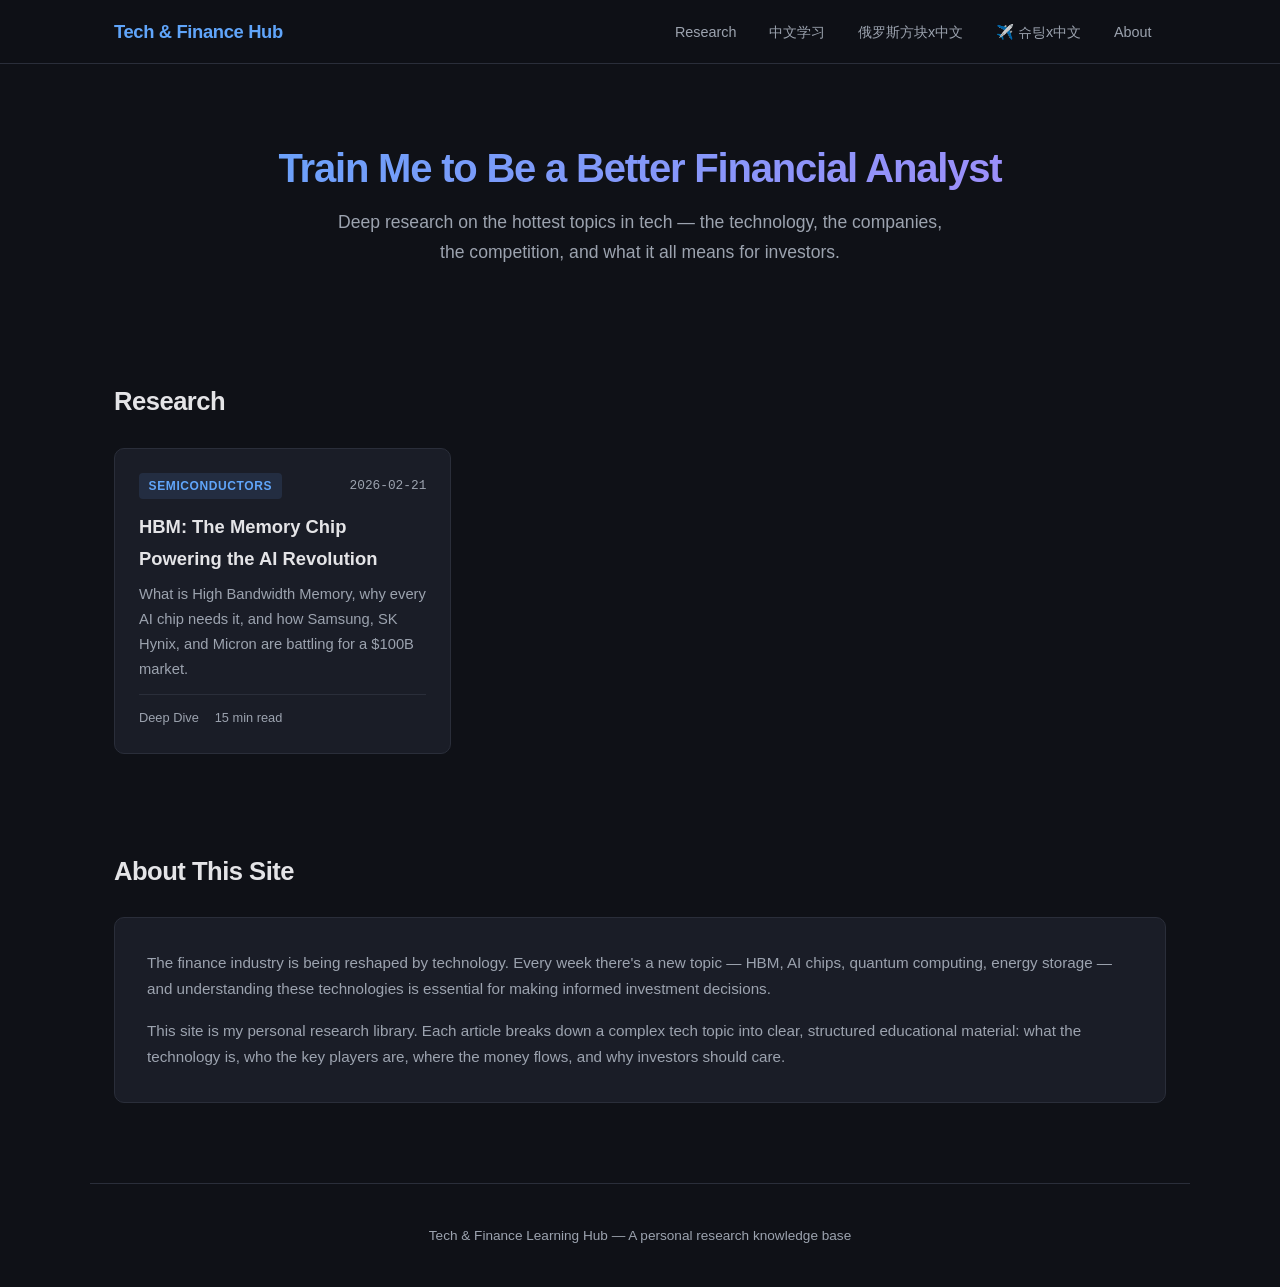
<file: index.html>
<!DOCTYPE html>
<html lang="en">
<head>
  <meta charset="UTF-8">
  <meta name="viewport" content="width=device-width, initial-scale=1.0">
  <title>Tech & Finance Learning Hub</title>
  <link rel="stylesheet" href="css/style.css">
</head>
<body>
  <header>
    <nav>
      <a href="index.html" class="logo">Tech & Finance Hub</a>
      <ul class="nav-links">
        <li><a href="#research" class="active">Research</a></li>
        <li><a href="chinese.html">中文学习</a></li>
        <li><a href="tetris-chinese.html">俄罗斯方块x中文</a></li>
        <li><a href="shooter-chinese.html">✈️ 슈팅x中文</a></li>
        <li><a href="#about">About</a></li>
      </ul>
    </nav>
  </header>

  <main>
    <section id="home" class="hero">
      <h1>Train Me to Be a Better Financial Analyst</h1>
      <p>Deep research on the hottest topics in tech &mdash; the technology, the companies, the competition, and what it all means for investors.</p>
    </section>

    <section id="research" class="section">
      <h2>Research</h2>
      <div class="card-grid">
        <a href="articles/hbm.html" class="card card-link">
          <div class="card-meta">
            <span class="tag">Semiconductors</span>
            <time>2026-02-21</time>
          </div>
          <h3>HBM: The Memory Chip Powering the AI Revolution</h3>
          <p>What is High Bandwidth Memory, why every AI chip needs it, and how Samsung, SK Hynix, and Micron are battling for a $100B market.</p>
          <div class="card-stats">
            <span>Deep Dive</span>
            <span>15 min read</span>
          </div>
        </a>
      </div>
    </section>

    <section id="about" class="section">
      <h2>About This Site</h2>
      <div class="about-content">
        <p>The finance industry is being reshaped by technology. Every week there's a new topic &mdash; HBM, AI chips, quantum computing, energy storage &mdash; and understanding these technologies is essential for making informed investment decisions.</p>
        <p>This site is my personal research library. Each article breaks down a complex tech topic into clear, structured educational material: what the technology is, who the key players are, where the money flows, and why investors should care.</p>
      </div>
    </section>
  </main>

  <footer>
    <p>Tech & Finance Learning Hub &mdash; A personal research knowledge base</p>
  </footer>

  <script src="js/main.js"></script>
</body>
</html>
</file>
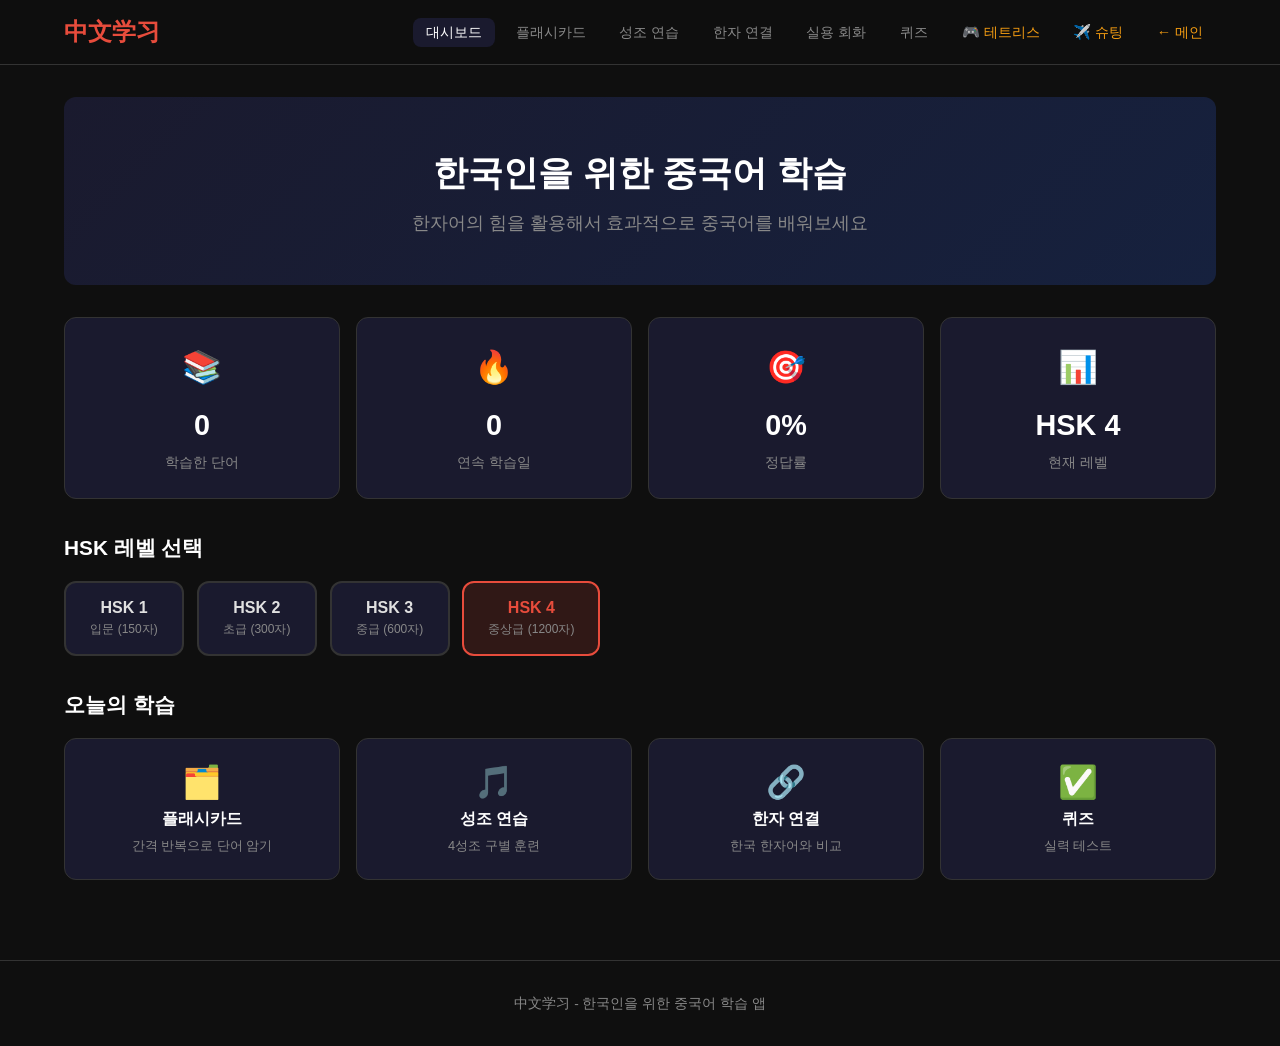
<file: chinese.html>
<!DOCTYPE html>
<html lang="ko">
<head>
  <meta charset="UTF-8">
  <meta name="viewport" content="width=device-width, initial-scale=1.0">
  <title>중국어 학습 - 한국인을 위한 중국어</title>
  <link rel="stylesheet" href="css/chinese.css">
</head>
<body>
  <header>
    <nav>
      <a href="chinese.html" class="logo">中文学习</a>
      <ul class="nav-links">
        <li><a href="#dashboard" data-tab="dashboard" class="active">대시보드</a></li>
        <li><a href="#flashcards" data-tab="flashcards">플래시카드</a></li>
        <li><a href="#tones" data-tab="tones">성조 연습</a></li>
        <li><a href="#hanja" data-tab="hanja">한자 연결</a></li>
        <li><a href="#phrases" data-tab="phrases">실용 회화</a></li>
        <li><a href="#quiz" data-tab="quiz">퀴즈</a></li>
        <li><a href="tetris-chinese.html" class="back-link">🎮 테트리스</a></li>
        <li><a href="shooter-chinese.html" class="back-link">✈️ 슈팅</a></li>
        <li><a href="index.html" class="back-link">← 메인</a></li>
      </ul>
      <button class="hamburger" aria-label="메뉴 열기">
        <span></span><span></span><span></span>
      </button>
    </nav>
  </header>

  <main>
    <!-- Dashboard -->
    <section id="dashboard" class="tab-content active">
      <div class="hero-chinese">
        <h1>한국인을 위한 중국어 학습</h1>
        <p>한자어의 힘을 활용해서 효과적으로 중국어를 배워보세요</p>
      </div>

      <div class="stats-grid">
        <div class="stat-card">
          <div class="stat-icon">📚</div>
          <div class="stat-number" id="total-words">0</div>
          <div class="stat-label">학습한 단어</div>
        </div>
        <div class="stat-card">
          <div class="stat-icon">🔥</div>
          <div class="stat-number" id="streak-days">0</div>
          <div class="stat-label">연속 학습일</div>
        </div>
        <div class="stat-card">
          <div class="stat-icon">🎯</div>
          <div class="stat-number" id="accuracy-rate">0%</div>
          <div class="stat-label">정답률</div>
        </div>
        <div class="stat-card">
          <div class="stat-icon">📊</div>
          <div class="stat-number" id="current-level">HSK 1</div>
          <div class="stat-label">현재 레벨</div>
        </div>
      </div>

      <div class="level-selector">
        <h2>HSK 레벨 선택</h2>
        <div class="level-buttons">
          <button class="level-btn" data-level="1">HSK 1<span class="level-desc">입문 (150자)</span></button>
          <button class="level-btn" data-level="2">HSK 2<span class="level-desc">초급 (300자)</span></button>
          <button class="level-btn" data-level="3">HSK 3<span class="level-desc">중급 (600자)</span></button>
          <button class="level-btn active" data-level="4">HSK 4<span class="level-desc">중상급 (1200자)</span></button>
        </div>
      </div>

      <div class="quick-start">
        <h2>오늘의 학습</h2>
        <div class="quick-actions">
          <button class="action-card" data-action="flashcards">
            <span class="action-icon">🗂️</span>
            <span class="action-title">플래시카드</span>
            <span class="action-desc">간격 반복으로 단어 암기</span>
          </button>
          <button class="action-card" data-action="tones">
            <span class="action-icon">🎵</span>
            <span class="action-title">성조 연습</span>
            <span class="action-desc">4성조 구별 훈련</span>
          </button>
          <button class="action-card" data-action="hanja">
            <span class="action-icon">🔗</span>
            <span class="action-title">한자 연결</span>
            <span class="action-desc">한국 한자어와 비교</span>
          </button>
          <button class="action-card" data-action="quiz">
            <span class="action-icon">✅</span>
            <span class="action-title">퀴즈</span>
            <span class="action-desc">실력 테스트</span>
          </button>
        </div>
      </div>
    </section>

    <!-- Flashcards -->
    <section id="flashcards" class="tab-content">
      <h2>플래시카드 학습</h2>
      <p class="section-desc">카드를 클릭하면 뒤집어집니다. 아는 단어와 모르는 단어를 분류하세요.</p>

      <div class="flashcard-controls">
        <span class="card-progress" id="card-progress">1 / 10</span>
        <div class="fc-buttons">
          <button id="shuffle-btn" class="control-btn">섞기</button>
          <button id="reset-btn" class="control-btn">처음부터</button>
        </div>
      </div>

      <div class="flashcard-container">
        <div class="flashcard" id="flashcard">
          <div class="flashcard-inner">
            <div class="flashcard-front">
              <div class="fc-chinese" id="fc-chinese">你好</div>
              <div class="fc-pinyin" id="fc-pinyin">nǐ hǎo</div>
              <div class="fc-tone-indicator" id="fc-tone"></div>
            </div>
            <div class="flashcard-back">
              <div class="fc-korean" id="fc-korean">안녕하세요</div>
              <div class="fc-hanja" id="fc-hanja">한자: 你好</div>
              <div class="fc-example" id="fc-example">你好吗？ - 안녕하세요?</div>
            </div>
          </div>
        </div>
      </div>

      <div class="flashcard-actions">
        <button class="fc-action-btn wrong" id="fc-wrong">모름 ✗</button>
        <button class="fc-action-btn prev" id="fc-prev">◀ 이전</button>
        <button class="fc-action-btn next" id="fc-next">다음 ▶</button>
        <button class="fc-action-btn correct" id="fc-correct">알고있음 ✓</button>
      </div>
    </section>

    <!-- Tones -->
    <section id="tones" class="tab-content">
      <h2>성조 연습</h2>
      <p class="section-desc">중국어의 4가지 성조를 배워보세요. 같은 발음이라도 성조에 따라 뜻이 완전히 달라집니다.</p>

      <div class="tone-guide">
        <div class="tone-card" data-tone="1">
          <div class="tone-number">제1성</div>
          <div class="tone-visual">
            <svg viewBox="0 0 100 50" class="tone-svg">
              <line x1="10" y1="15" x2="90" y2="15" stroke="currentColor" stroke-width="3"/>
            </svg>
          </div>
          <div class="tone-name">음평 (阴平)</div>
          <div class="tone-desc">높고 평평하게</div>
          <div class="tone-example">
            <span class="tone-char">妈</span>
            <span class="tone-pinyin">mā</span>
            <span class="tone-meaning">엄마</span>
          </div>
        </div>

        <div class="tone-card" data-tone="2">
          <div class="tone-number">제2성</div>
          <div class="tone-visual">
            <svg viewBox="0 0 100 50" class="tone-svg">
              <line x1="10" y1="40" x2="90" y2="10" stroke="currentColor" stroke-width="3"/>
            </svg>
          </div>
          <div class="tone-name">양평 (阳平)</div>
          <div class="tone-desc">낮은 데서 높이 올라감</div>
          <div class="tone-example">
            <span class="tone-char">麻</span>
            <span class="tone-pinyin">má</span>
            <span class="tone-meaning">삼, 마</span>
          </div>
        </div>

        <div class="tone-card" data-tone="3">
          <div class="tone-number">제3성</div>
          <div class="tone-visual">
            <svg viewBox="0 0 100 50" class="tone-svg">
              <path d="M10,15 Q50,48 90,20" fill="none" stroke="currentColor" stroke-width="3"/>
            </svg>
          </div>
          <div class="tone-name">상성 (上声)</div>
          <div class="tone-desc">내려갔다 올라감</div>
          <div class="tone-example">
            <span class="tone-char">马</span>
            <span class="tone-pinyin">mǎ</span>
            <span class="tone-meaning">말(동물)</span>
          </div>
        </div>

        <div class="tone-card" data-tone="4">
          <div class="tone-number">제4성</div>
          <div class="tone-visual">
            <svg viewBox="0 0 100 50" class="tone-svg">
              <line x1="10" y1="10" x2="90" y2="45" stroke="currentColor" stroke-width="3"/>
            </svg>
          </div>
          <div class="tone-name">거성 (去声)</div>
          <div class="tone-desc">높은 데서 빠르게 내려감</div>
          <div class="tone-example">
            <span class="tone-char">骂</span>
            <span class="tone-pinyin">mà</span>
            <span class="tone-meaning">욕하다</span>
          </div>
        </div>
      </div>

      <div class="tone-practice">
        <h3>성조 듣기 퀴즈</h3>
        <p>아래 글자의 성조를 맞춰보세요</p>
        <div class="tone-quiz-area">
          <div class="tone-quiz-char" id="tone-quiz-char">是</div>
          <div class="tone-quiz-pinyin" id="tone-quiz-pinyin-base">shì</div>
          <div class="tone-options">
            <button class="tone-option" data-tone="1">제1성 (ā)</button>
            <button class="tone-option" data-tone="2">제2성 (á)</button>
            <button class="tone-option" data-tone="3">제3성 (ǎ)</button>
            <button class="tone-option" data-tone="4">제4성 (à)</button>
          </div>
          <div class="tone-feedback" id="tone-feedback"></div>
          <button class="control-btn" id="next-tone-quiz">다음 문제</button>
        </div>
      </div>
    </section>

    <!-- Hanja Connection -->
    <section id="hanja" class="tab-content">
      <h2>한자 연결 학습</h2>
      <p class="section-desc">한국어 한자어와 중국어의 연결고리를 찾아보세요. 이미 알고 있는 한자 지식을 활용하면 학습 속도가 크게 빨라집니다!</p>

      <div class="hanja-search">
        <input type="text" id="hanja-search-input" placeholder="한국어 또는 중국어로 검색..." />
        <button id="hanja-search-btn">검색</button>
      </div>

      <div class="hanja-grid" id="hanja-grid">
        <!-- Dynamically populated -->
      </div>
    </section>

    <!-- Phrases -->
    <section id="phrases" class="tab-content">
      <h2>실용 회화</h2>
      <p class="section-desc">일상에서 바로 사용할 수 있는 중국어 표현을 배워보세요.</p>

      <div class="phrase-categories">
        <button class="phrase-cat-btn active" data-category="greetings">인사</button>
        <button class="phrase-cat-btn" data-category="daily">일상</button>
        <button class="phrase-cat-btn" data-category="shopping">쇼핑</button>
        <button class="phrase-cat-btn" data-category="restaurant">식당</button>
        <button class="phrase-cat-btn" data-category="travel">여행</button>
        <button class="phrase-cat-btn" data-category="business">비즈니스</button>
      </div>

      <div class="phrase-list" id="phrase-list">
        <!-- Dynamically populated -->
      </div>
    </section>

    <!-- Quiz -->
    <section id="quiz" class="tab-content">
      <h2>실력 테스트</h2>
      <p class="section-desc">배운 내용을 확인해보세요. 다양한 유형의 문제로 실력을 점검합니다.</p>

      <div class="quiz-setup" id="quiz-setup">
        <div class="quiz-type-selector">
          <h3>퀴즈 유형 선택</h3>
          <div class="quiz-types">
            <button class="quiz-type-btn active" data-type="meaning">뜻 맞추기</button>
            <button class="quiz-type-btn" data-type="pinyin">병음 맞추기</button>
            <button class="quiz-type-btn" data-type="character">한자 맞추기</button>
            <button class="quiz-type-btn" data-type="tone">성조 맞추기</button>
          </div>
        </div>
        <button class="start-quiz-btn" id="start-quiz">퀴즈 시작</button>
      </div>

      <div class="quiz-area" id="quiz-area" style="display:none;">
        <div class="quiz-header">
          <span class="quiz-progress" id="quiz-progress">1 / 10</span>
          <span class="quiz-score" id="quiz-score">0점</span>
        </div>
        <div class="quiz-question" id="quiz-question">
          <div class="quiz-prompt" id="quiz-prompt">你好</div>
          <div class="quiz-sub" id="quiz-sub"></div>
        </div>
        <div class="quiz-options" id="quiz-options">
          <!-- Dynamically populated -->
        </div>
        <div class="quiz-feedback" id="quiz-feedback"></div>
        <button class="control-btn" id="next-question" style="display:none;">다음 문제</button>
      </div>

      <div class="quiz-result" id="quiz-result" style="display:none;">
        <h3>퀴즈 결과</h3>
        <div class="result-score" id="result-score">8 / 10</div>
        <div class="result-percent" id="result-percent">80%</div>
        <div class="result-message" id="result-message">잘 했어요!</div>
        <button class="start-quiz-btn" id="retry-quiz">다시 도전</button>
      </div>
    </section>
  </main>

  <footer>
    <p>中文学习 - 한국인을 위한 중국어 학습 앱</p>
  </footer>

  <script src="js/chinese.js"></script>
</body>
</html>
</file>
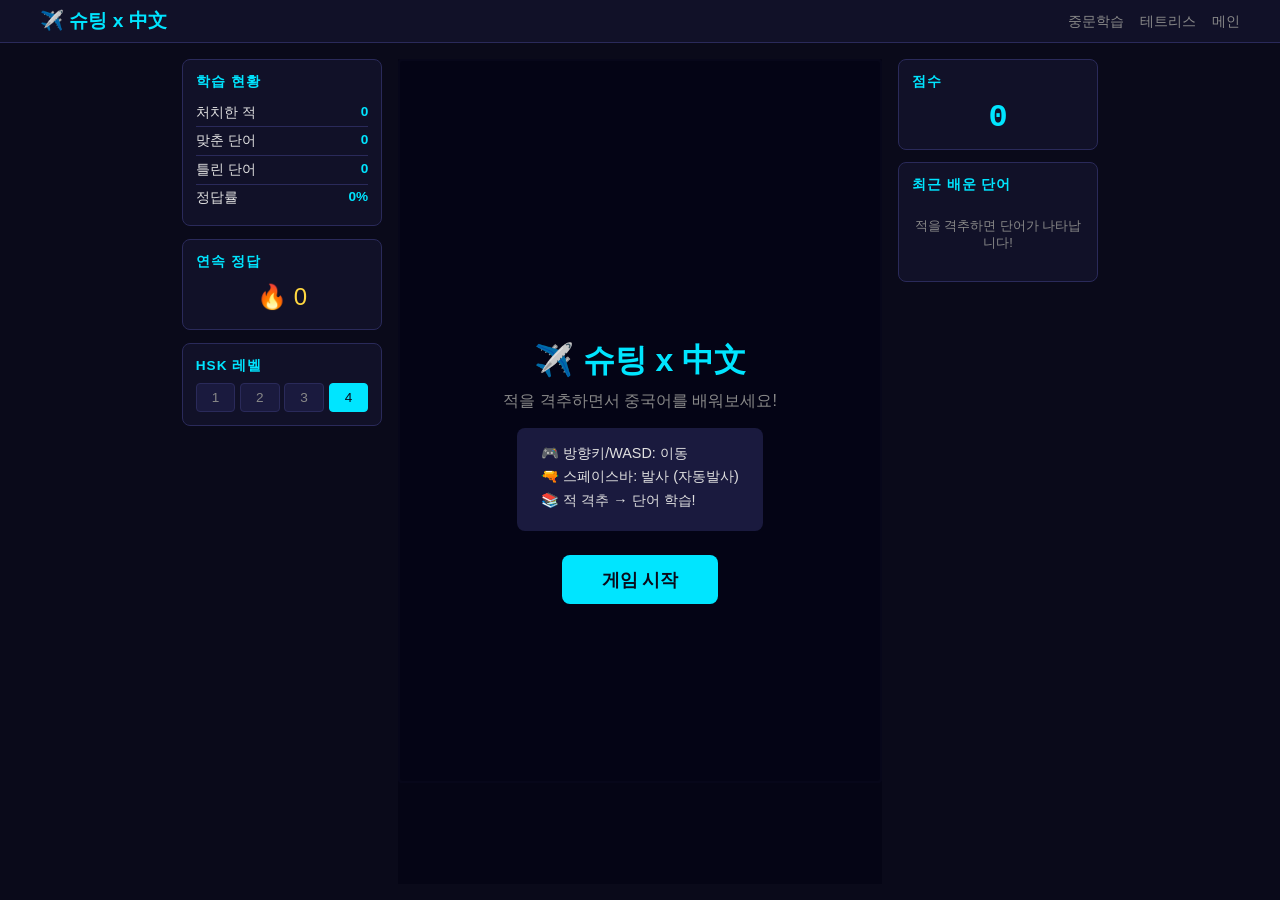
<file: shooter-chinese.html>
<!DOCTYPE html>
<html lang="ko">
<head>
  <meta charset="UTF-8">
  <meta name="viewport" content="width=device-width, initial-scale=1.0">
  <title>슈팅 x 중국어 - 비행기 게임으로 중국어 배우기</title>
  <link rel="stylesheet" href="css/shooter-chinese.css">
</head>
<body>
  <div class="game-wrapper">
    <header class="game-header">
      <nav>
        <a href="chinese.html" class="logo">✈️ 슈팅 x 中文</a>
        <ul class="nav-links">
          <li><a href="chinese.html">중문학습</a></li>
          <li><a href="tetris-chinese.html">테트리스</a></li>
          <li><a href="index.html">메인</a></li>
        </ul>
      </nav>
    </header>

    <div class="game-container">
      <!-- Left: Learning Stats Panel -->
      <aside class="side-panel left-panel">
        <div class="panel-section">
          <h3>학습 현황</h3>
          <div class="stat-row"><span>처치한 적</span><span id="kills-count">0</span></div>
          <div class="stat-row"><span>맞춘 단어</span><span id="words-correct">0</span></div>
          <div class="stat-row"><span>틀린 단어</span><span id="words-wrong">0</span></div>
          <div class="stat-row"><span>정답률</span><span id="accuracy">0%</span></div>
        </div>
        <div class="panel-section">
          <h3>연속 정답</h3>
          <div class="streak-display" id="streak-display">🔥 0</div>
        </div>
        <div class="panel-section">
          <h3>HSK 레벨</h3>
          <div class="level-selector-mini">
            <button class="lvl-btn" data-level="1">1</button>
            <button class="lvl-btn" data-level="2">2</button>
            <button class="lvl-btn" data-level="3">3</button>
            <button class="lvl-btn active" data-level="4">4</button>
          </div>
        </div>
      </aside>

      <!-- Center: Game Canvas -->
      <div class="game-area">
        <canvas id="gameCanvas" width="480" height="720"></canvas>

        <!-- Start Overlay -->
        <div class="overlay" id="start-overlay">
          <h1>✈️ 슈팅 x 中文</h1>
          <p>적을 격추하면서 중국어를 배워보세요!</p>
          <div class="instructions">
            <p>🎮 방향키/WASD: 이동</p>
            <p>🔫 스페이스바: 발사 (자동발사)</p>
            <p>📚 적 격추 → 단어 학습!</p>
          </div>
          <button class="game-btn" id="start-btn">게임 시작</button>
        </div>

        <!-- Vocab Popup (appears when enemy killed) -->
        <div class="overlay vocab-overlay" id="vocab-overlay" style="display:none;">
          <div class="vocab-popup">
            <div class="vocab-chinese" id="vocab-chinese">你好</div>
            <div class="vocab-pinyin" id="vocab-pinyin">nǐ hǎo</div>
            <div class="vocab-korean" id="vocab-korean">안녕하세요</div>
            <div class="vocab-timer-bar"><div class="vocab-timer-fill" id="vocab-timer-fill"></div></div>
          </div>
        </div>

        <!-- Quiz Overlay (periodic quiz) -->
        <div class="overlay quiz-overlay" id="quiz-overlay" style="display:none;">
          <div class="quiz-popup">
            <h2>📝 중국어 퀴즈!</h2>
            <div class="quiz-question-text" id="sq-question">이 단어의 뜻은?</div>
            <div class="quiz-prompt-text" id="sq-prompt">你好</div>
            <div class="quiz-hint-text" id="sq-hint"></div>
            <div class="quiz-choices" id="sq-choices"></div>
            <div class="quiz-result" id="sq-result"></div>
          </div>
        </div>

        <!-- Game Over Overlay -->
        <div class="overlay" id="gameover-overlay" style="display:none;">
          <h1>게임 오버</h1>
          <div class="final-stats">
            <p>점수: <span id="final-score">0</span></p>
            <p>격추: <span id="final-kills">0</span></p>
            <p>학습 단어: <span id="final-words">0</span></p>
            <p>정답률: <span id="final-accuracy">0%</span></p>
          </div>
          <div class="wrong-words-review" id="wrong-review" style="display:none;">
            <h3>복습이 필요한 단어</h3>
            <div id="wrong-words-list"></div>
          </div>
          <button class="game-btn" id="restart-btn">다시 하기</button>
        </div>
      </div>

      <!-- Right: Recently Learned Words -->
      <aside class="side-panel right-panel">
        <div class="panel-section">
          <h3>점수</h3>
          <div class="score-display" id="score-display">0</div>
        </div>
        <div class="panel-section">
          <h3>최근 배운 단어</h3>
          <div class="recent-words" id="recent-words">
            <p class="empty-msg">적을 격추하면 단어가 나타납니다!</p>
          </div>
        </div>
      </aside>
    </div>

    <!-- Mobile Controls -->
    <div class="mobile-controls">
      <div class="mobile-row">
        <button class="mobile-btn" id="m-up">▲</button>
      </div>
      <div class="mobile-row">
        <button class="mobile-btn" id="m-left">◀</button>
        <button class="mobile-btn fire-btn" id="m-fire">🔫</button>
        <button class="mobile-btn" id="m-right">▶</button>
      </div>
      <div class="mobile-row">
        <button class="mobile-btn" id="m-down">▼</button>
      </div>
    </div>
  </div>

  <script src="js/shooter-chinese.js"></script>
</body>
</html>
</file>
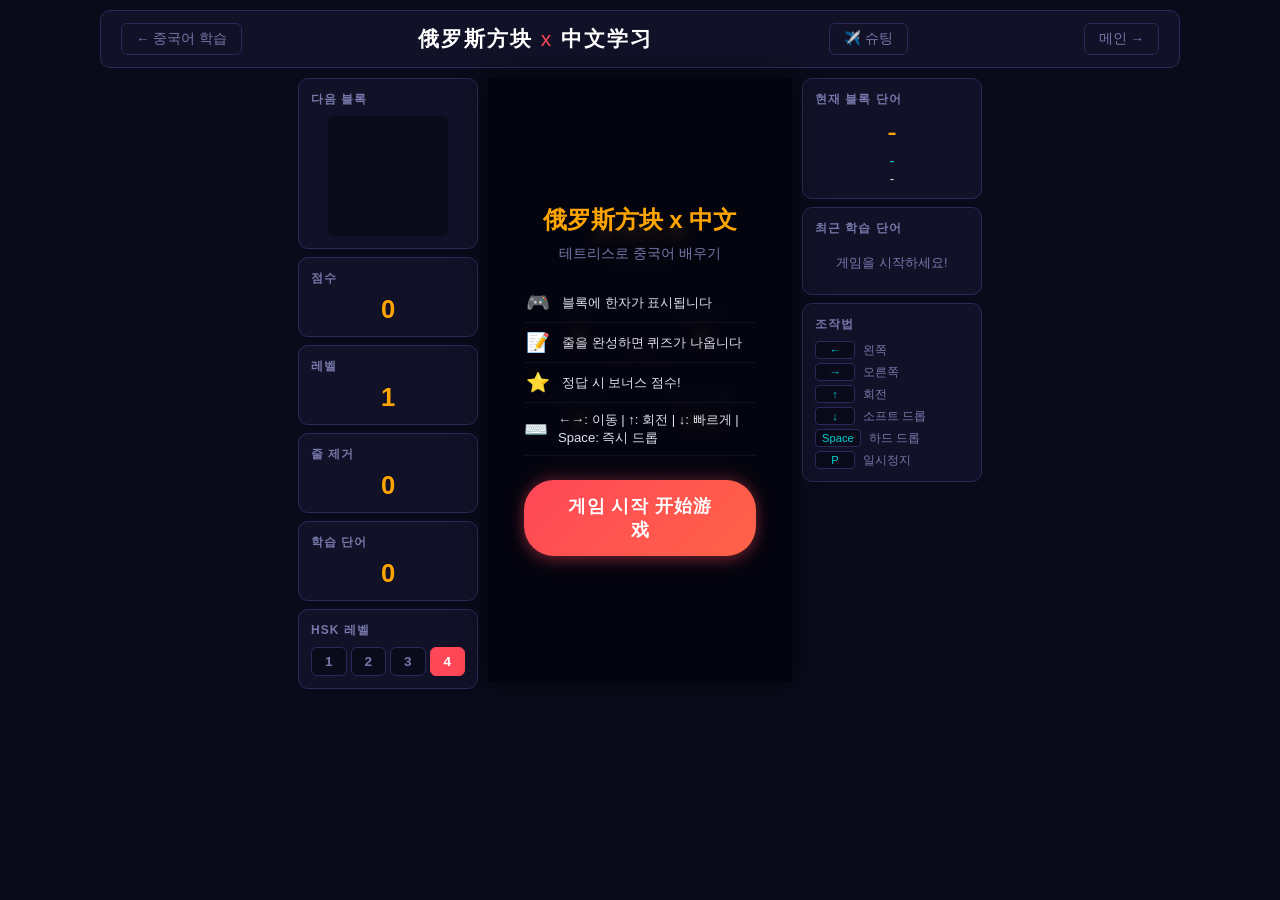
<file: tetris-chinese.html>
<!DOCTYPE html>
<html lang="ko">
<head>
  <meta charset="UTF-8">
  <meta name="viewport" content="width=device-width, initial-scale=1.0">
  <title>테트리스 중국어 - Tetris x 中文</title>
  <link rel="stylesheet" href="css/tetris-chinese.css">
</head>
<body>
  <div class="game-wrapper">
    <header class="game-header">
      <a href="chinese.html" class="back-btn">← 중국어 학습</a>
      <h1 class="game-title">俄罗斯方块 <span>x</span> 中文学习</h1>
      <a href="shooter-chinese.html" class="back-btn">✈️ 슈팅</a>
      <a href="index.html" class="back-btn">메인 →</a>
    </header>

    <div class="game-container">
      <!-- Left Panel: Stats & Next Block -->
      <div class="side-panel left-panel">
        <div class="panel-box">
          <h3>다음 블록</h3>
          <canvas id="next-canvas" width="120" height="120"></canvas>
        </div>
        <div class="panel-box">
          <h3>점수</h3>
          <div class="score-display" id="score">0</div>
        </div>
        <div class="panel-box">
          <h3>레벨</h3>
          <div class="score-display" id="level">1</div>
        </div>
        <div class="panel-box">
          <h3>줄 제거</h3>
          <div class="score-display" id="lines">0</div>
        </div>
        <div class="panel-box">
          <h3>학습 단어</h3>
          <div class="score-display" id="words-learned">0</div>
        </div>
        <div class="panel-box hsk-selector">
          <h3>HSK 레벨</h3>
          <div class="hsk-buttons">
            <button class="hsk-btn" data-level="1">1</button>
            <button class="hsk-btn" data-level="2">2</button>
            <button class="hsk-btn" data-level="3">3</button>
            <button class="hsk-btn active" data-level="4">4</button>
          </div>
        </div>
      </div>

      <!-- Center: Game Board -->
      <div class="game-center">
        <canvas id="game-canvas" width="300" height="600"></canvas>

        <!-- Quiz Overlay -->
        <div class="quiz-overlay" id="quiz-overlay">
          <div class="quiz-box">
            <h2 id="quiz-title">이 한자의 뜻은?</h2>
            <div class="quiz-character" id="quiz-char">你好</div>
            <div class="quiz-pinyin" id="quiz-pinyin">nǐ hǎo</div>
            <div class="quiz-options" id="quiz-options"></div>
            <div class="quiz-result" id="quiz-result"></div>
            <div class="quiz-timer-bar">
              <div class="quiz-timer-fill" id="quiz-timer"></div>
            </div>
          </div>
        </div>

        <!-- Game Over Overlay -->
        <div class="gameover-overlay" id="gameover-overlay">
          <div class="gameover-box">
            <h2>游戏结束</h2>
            <p class="gameover-sub">게임 오버!</p>
            <div class="final-stats">
              <div class="final-stat">
                <span class="final-label">점수</span>
                <span class="final-value" id="final-score">0</span>
              </div>
              <div class="final-stat">
                <span class="final-label">줄 제거</span>
                <span class="final-value" id="final-lines">0</span>
              </div>
              <div class="final-stat">
                <span class="final-label">학습 단어</span>
                <span class="final-value" id="final-words">0</span>
              </div>
              <div class="final-stat">
                <span class="final-label">퀴즈 정답률</span>
                <span class="final-value" id="final-accuracy">0%</span>
              </div>
            </div>
            <button class="play-btn" id="restart-btn">다시 시작 再来一次</button>
          </div>
        </div>

        <!-- Start Overlay -->
        <div class="start-overlay" id="start-overlay">
          <div class="start-box">
            <h2>俄罗斯方块 x 中文</h2>
            <p>테트리스로 중국어 배우기</p>
            <div class="start-rules">
              <div class="rule">
                <span class="rule-icon">🎮</span>
                <span>블록에 한자가 표시됩니다</span>
              </div>
              <div class="rule">
                <span class="rule-icon">📝</span>
                <span>줄을 완성하면 퀴즈가 나옵니다</span>
              </div>
              <div class="rule">
                <span class="rule-icon">⭐</span>
                <span>정답 시 보너스 점수!</span>
              </div>
              <div class="rule">
                <span class="rule-icon">⌨️</span>
                <span>←→: 이동 | ↑: 회전 | ↓: 빠르게 | Space: 즉시 드롭</span>
              </div>
            </div>
            <button class="play-btn" id="start-btn">게임 시작 开始游戏</button>
          </div>
        </div>
      </div>

      <!-- Right Panel: Word List -->
      <div class="side-panel right-panel">
        <div class="panel-box vocab-box">
          <h3>현재 블록 단어</h3>
          <div class="current-word" id="current-word">
            <div class="cw-chinese">-</div>
            <div class="cw-pinyin">-</div>
            <div class="cw-korean">-</div>
          </div>
        </div>
        <div class="panel-box">
          <h3>최근 학습 단어</h3>
          <div class="recent-words" id="recent-words">
            <p class="empty-msg">게임을 시작하세요!</p>
          </div>
        </div>
        <div class="panel-box controls-box">
          <h3>조작법</h3>
          <div class="controls-list">
            <div class="control-item"><kbd>←</kbd><span>왼쪽</span></div>
            <div class="control-item"><kbd>→</kbd><span>오른쪽</span></div>
            <div class="control-item"><kbd>↑</kbd><span>회전</span></div>
            <div class="control-item"><kbd>↓</kbd><span>소프트 드롭</span></div>
            <div class="control-item"><kbd>Space</kbd><span>하드 드롭</span></div>
            <div class="control-item"><kbd>P</kbd><span>일시정지</span></div>
          </div>
        </div>
      </div>
    </div>

    <!-- Mobile Controls -->
    <div class="mobile-controls">
      <button class="mobile-btn" id="btn-left">◀</button>
      <button class="mobile-btn" id="btn-rotate">↻</button>
      <button class="mobile-btn" id="btn-down">▼</button>
      <button class="mobile-btn" id="btn-drop">⏬</button>
      <button class="mobile-btn" id="btn-right">▶</button>
    </div>
  </div>

  <script src="js/tetris-chinese.js"></script>
</body>
</html>
</file>
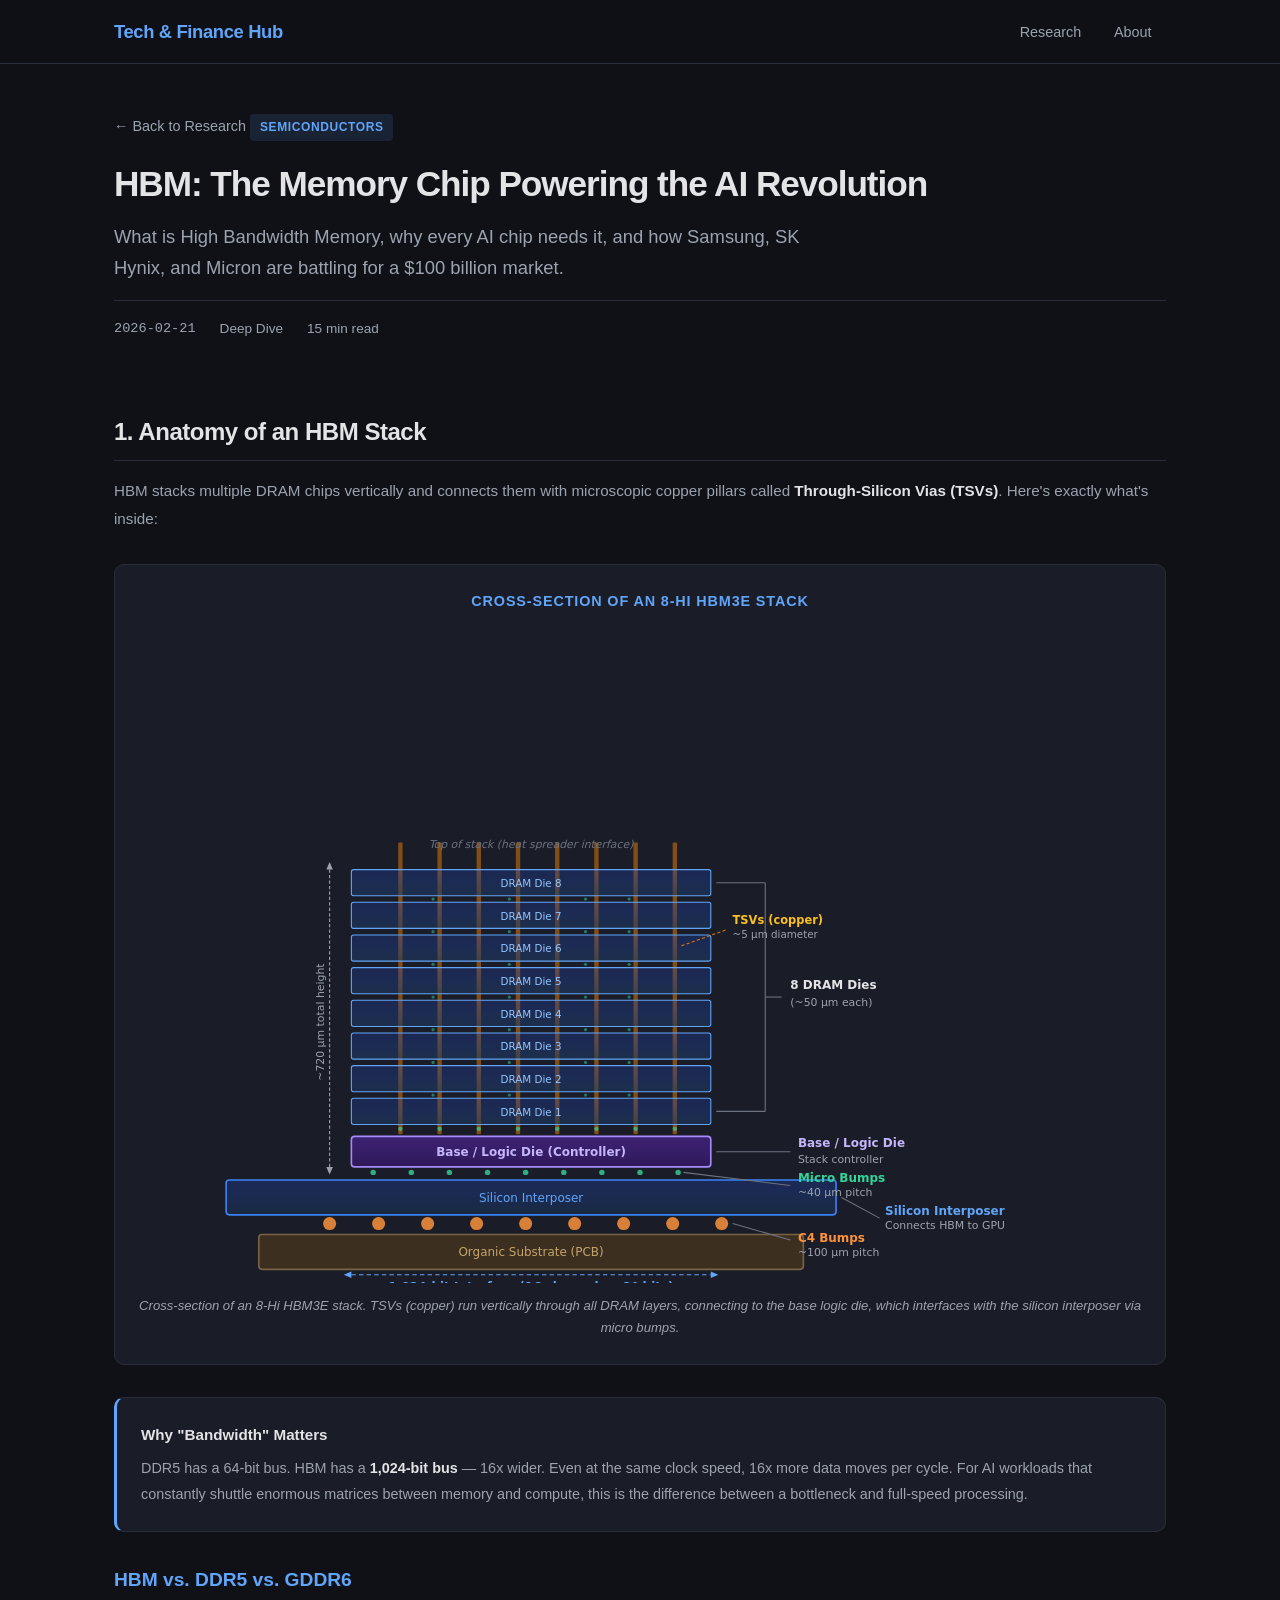
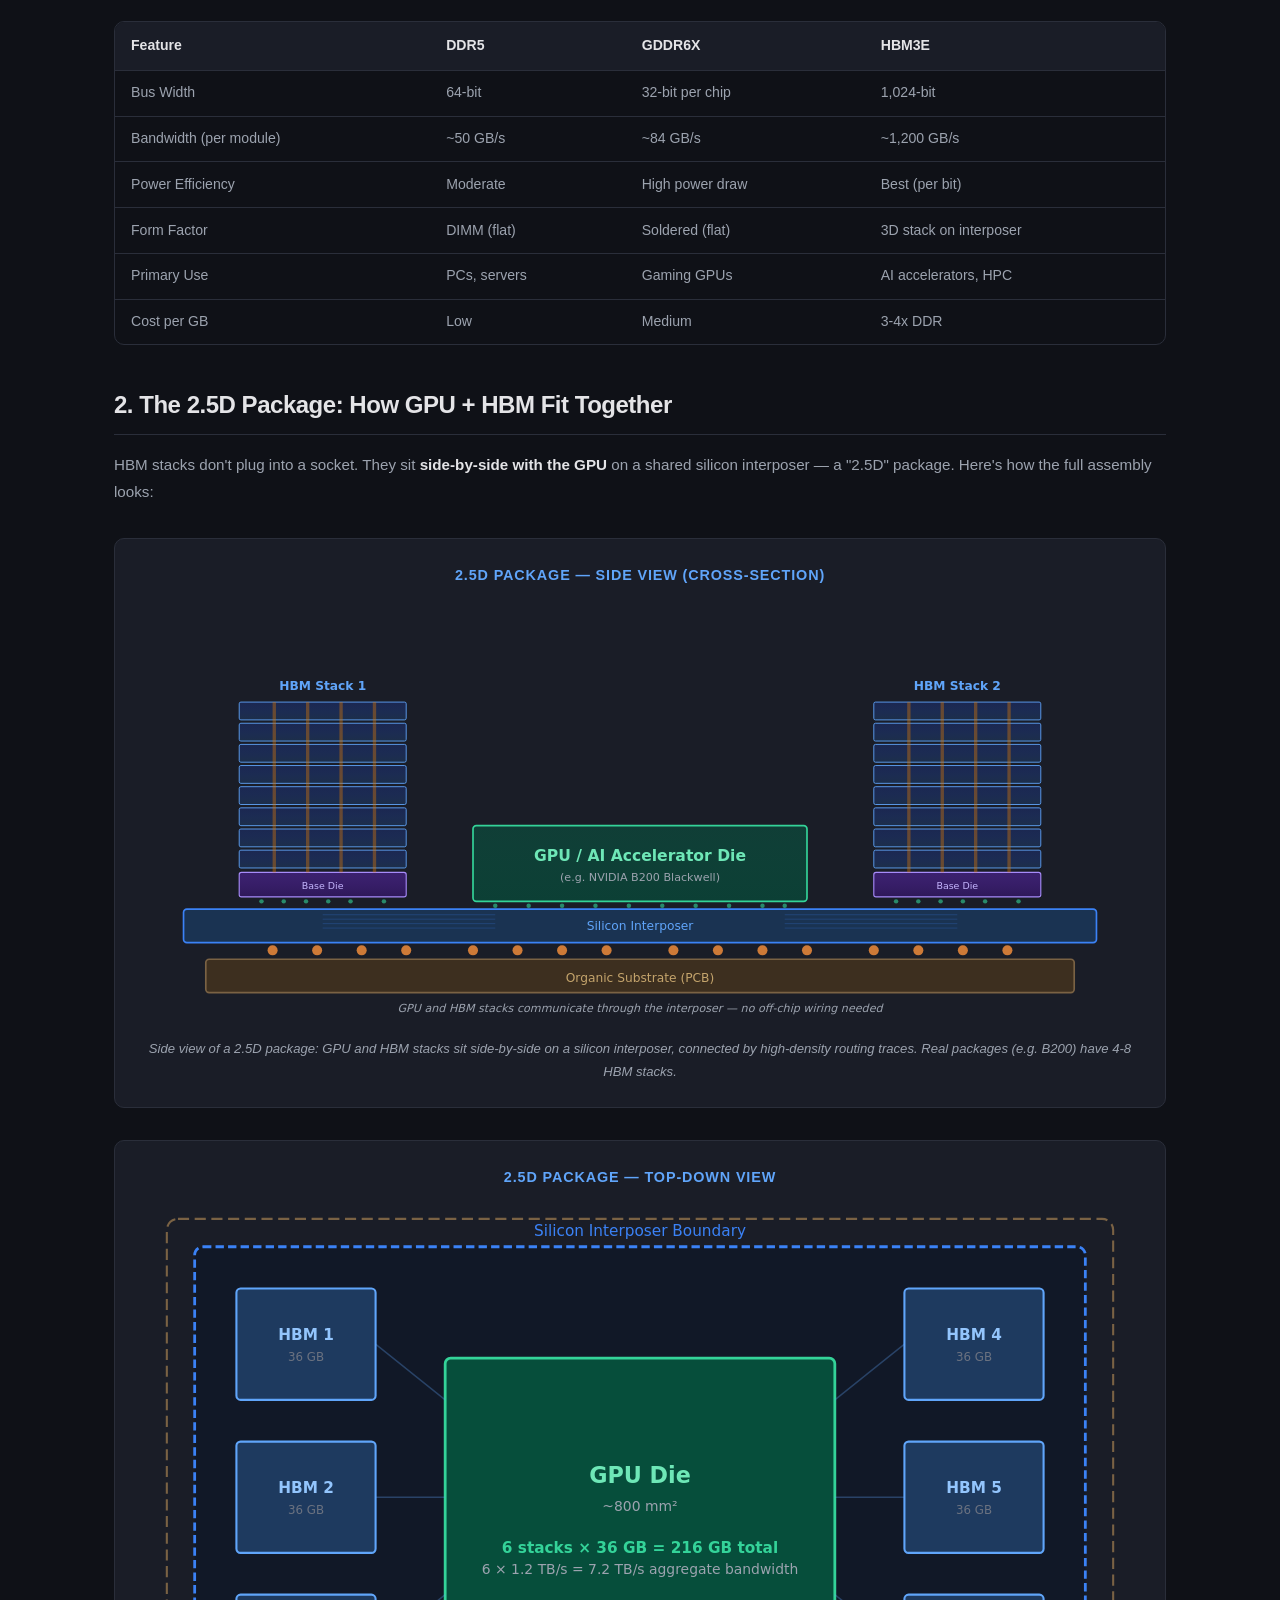
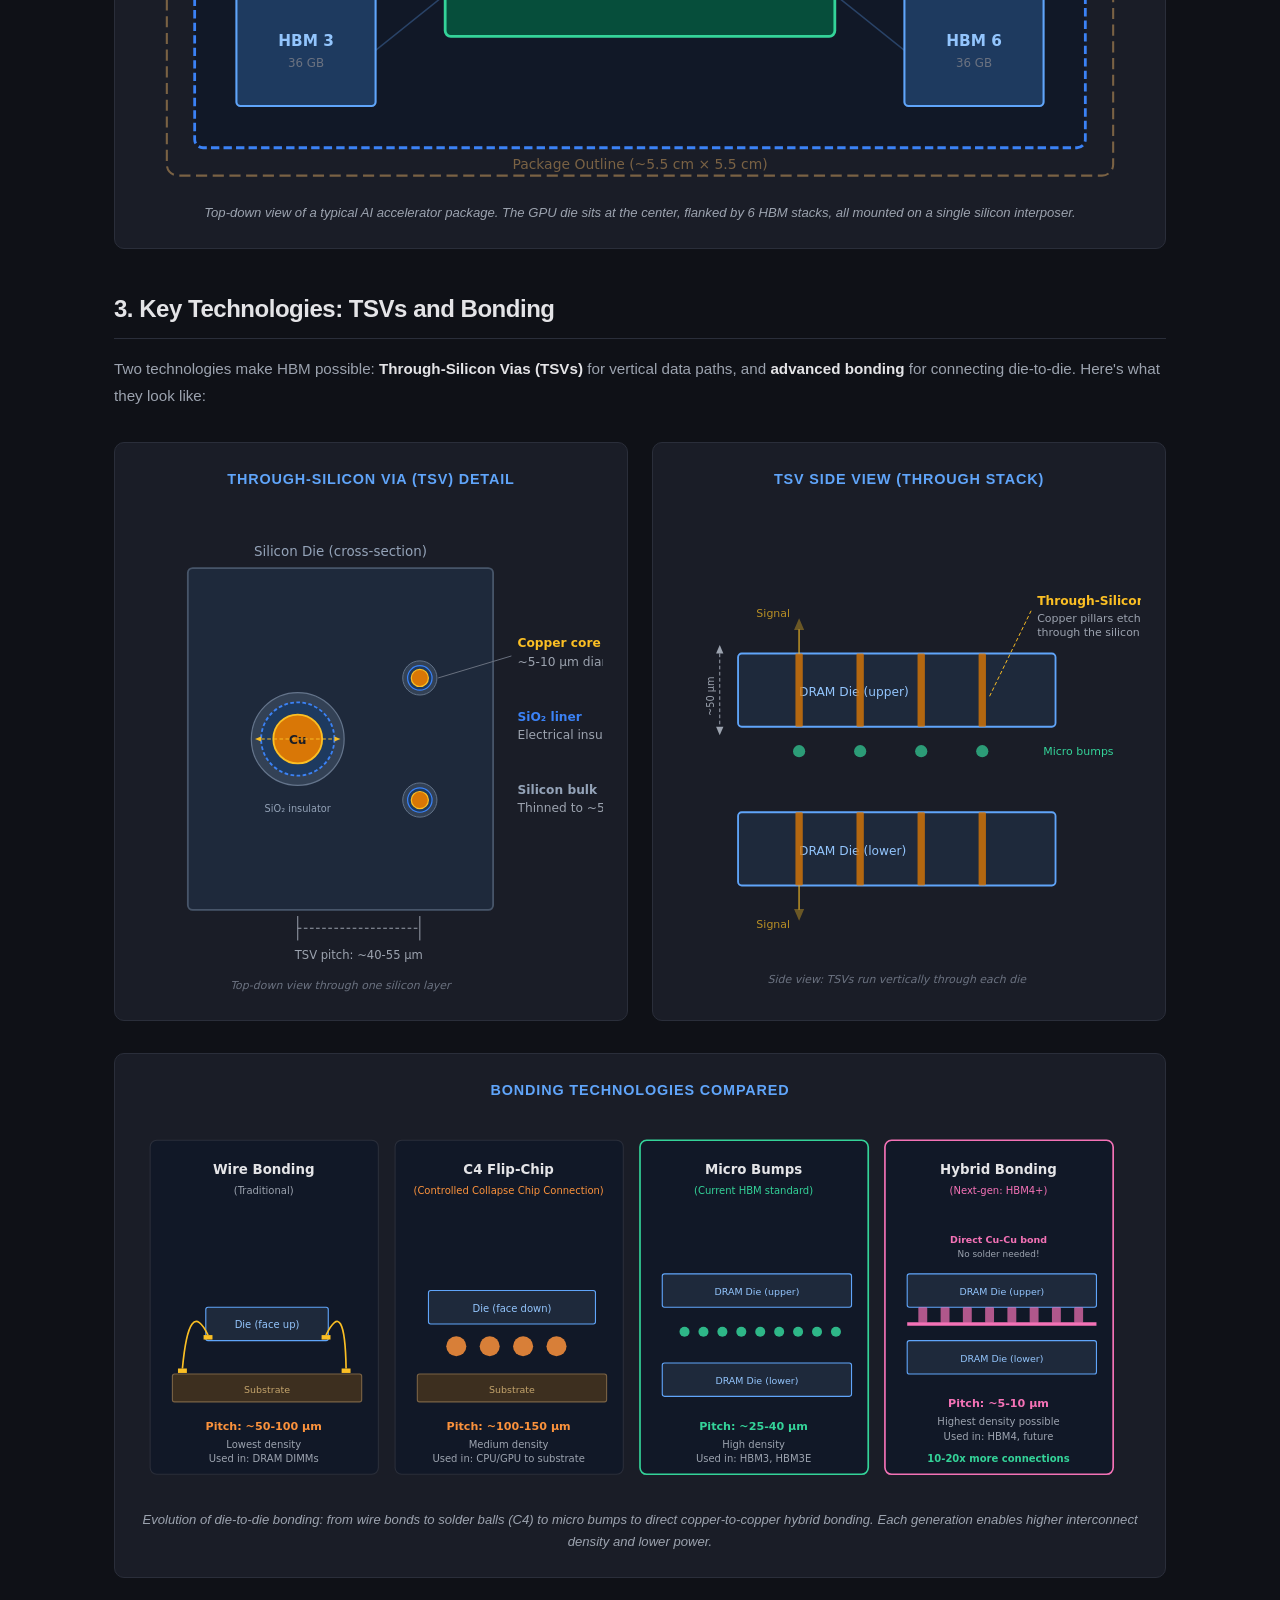
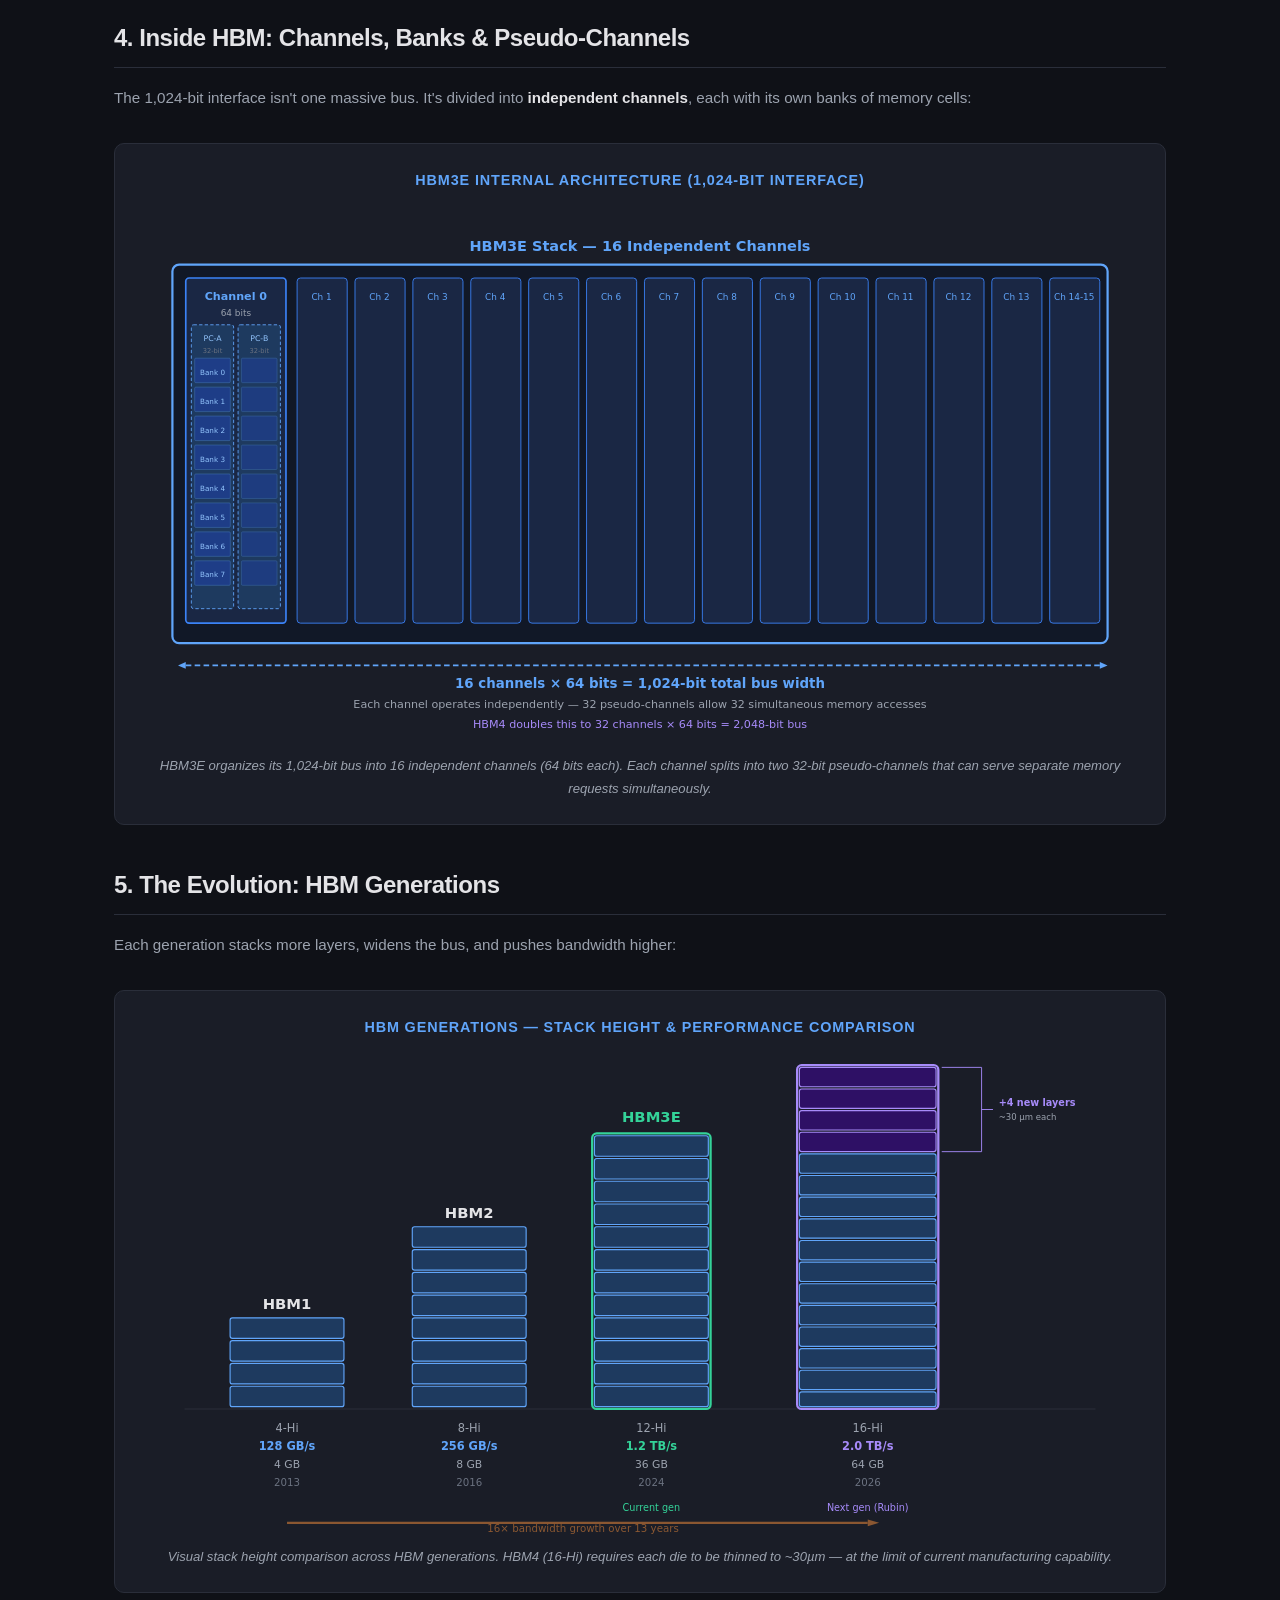
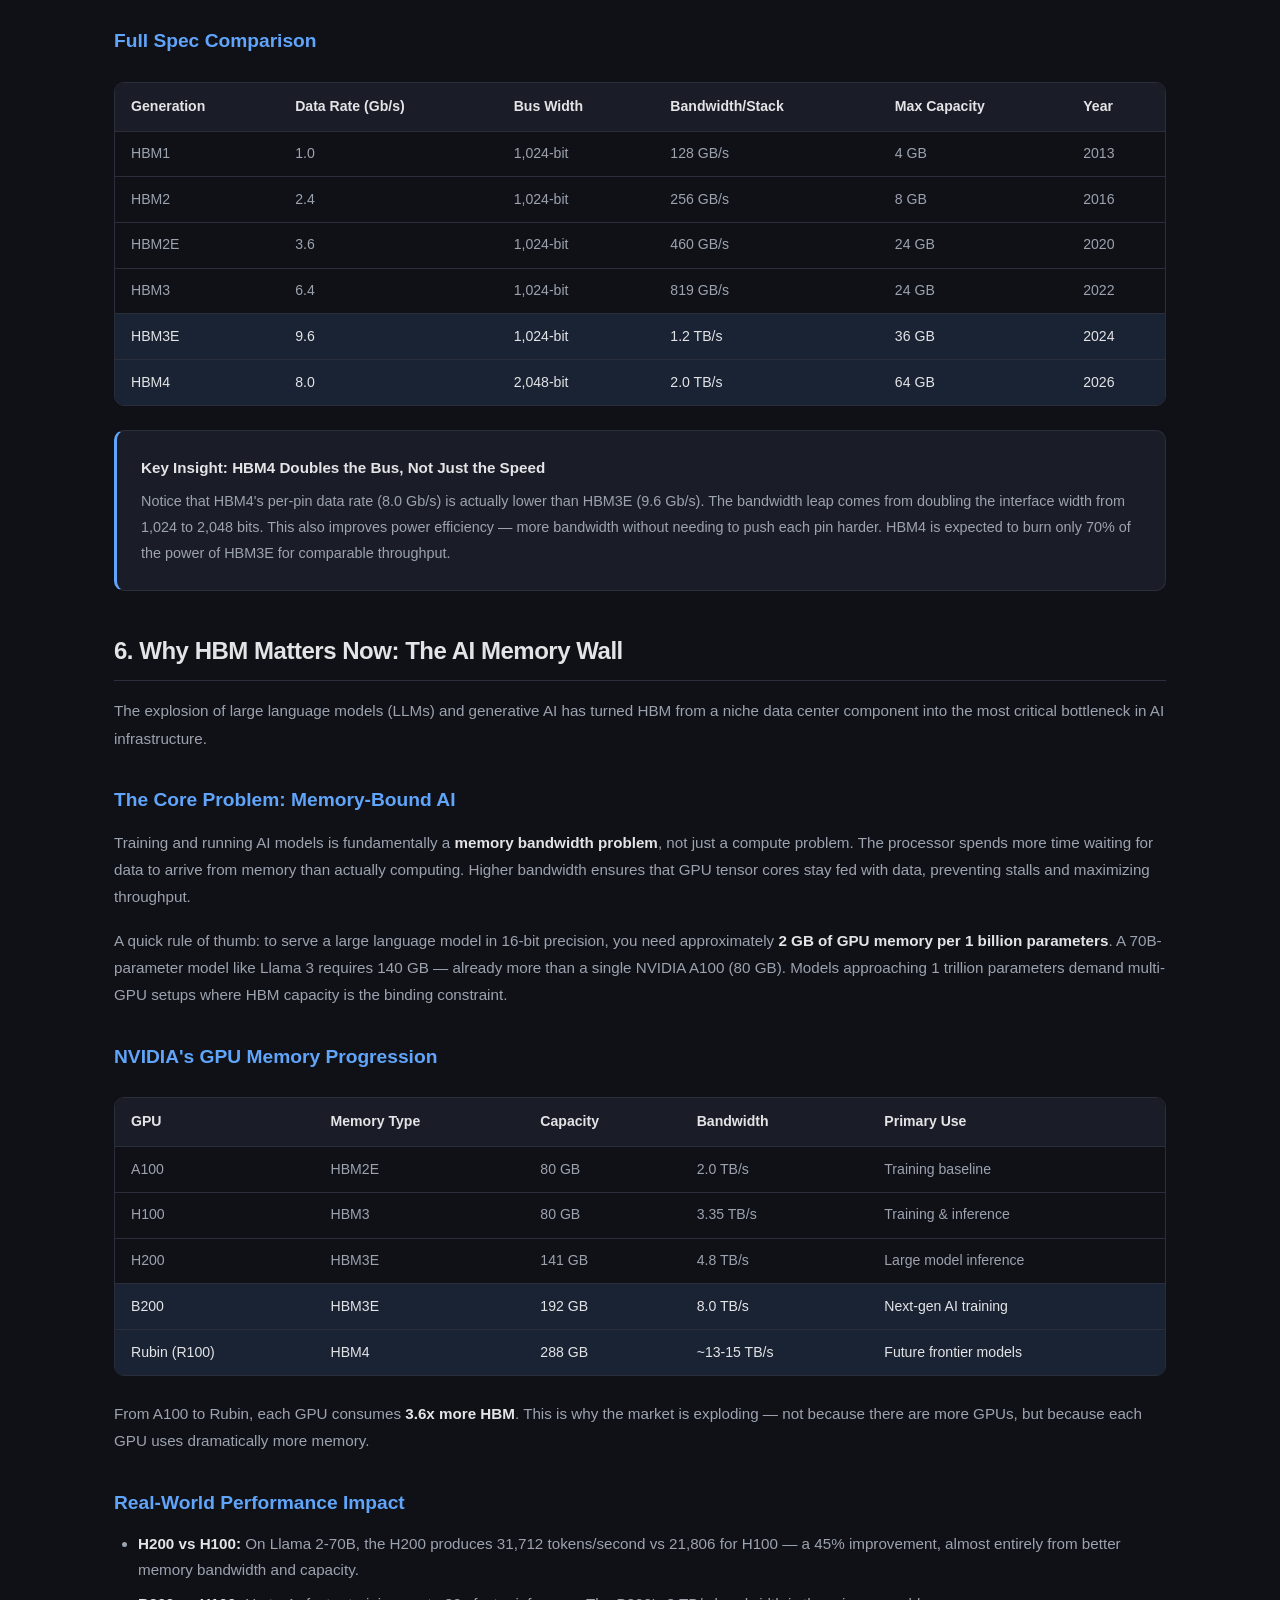
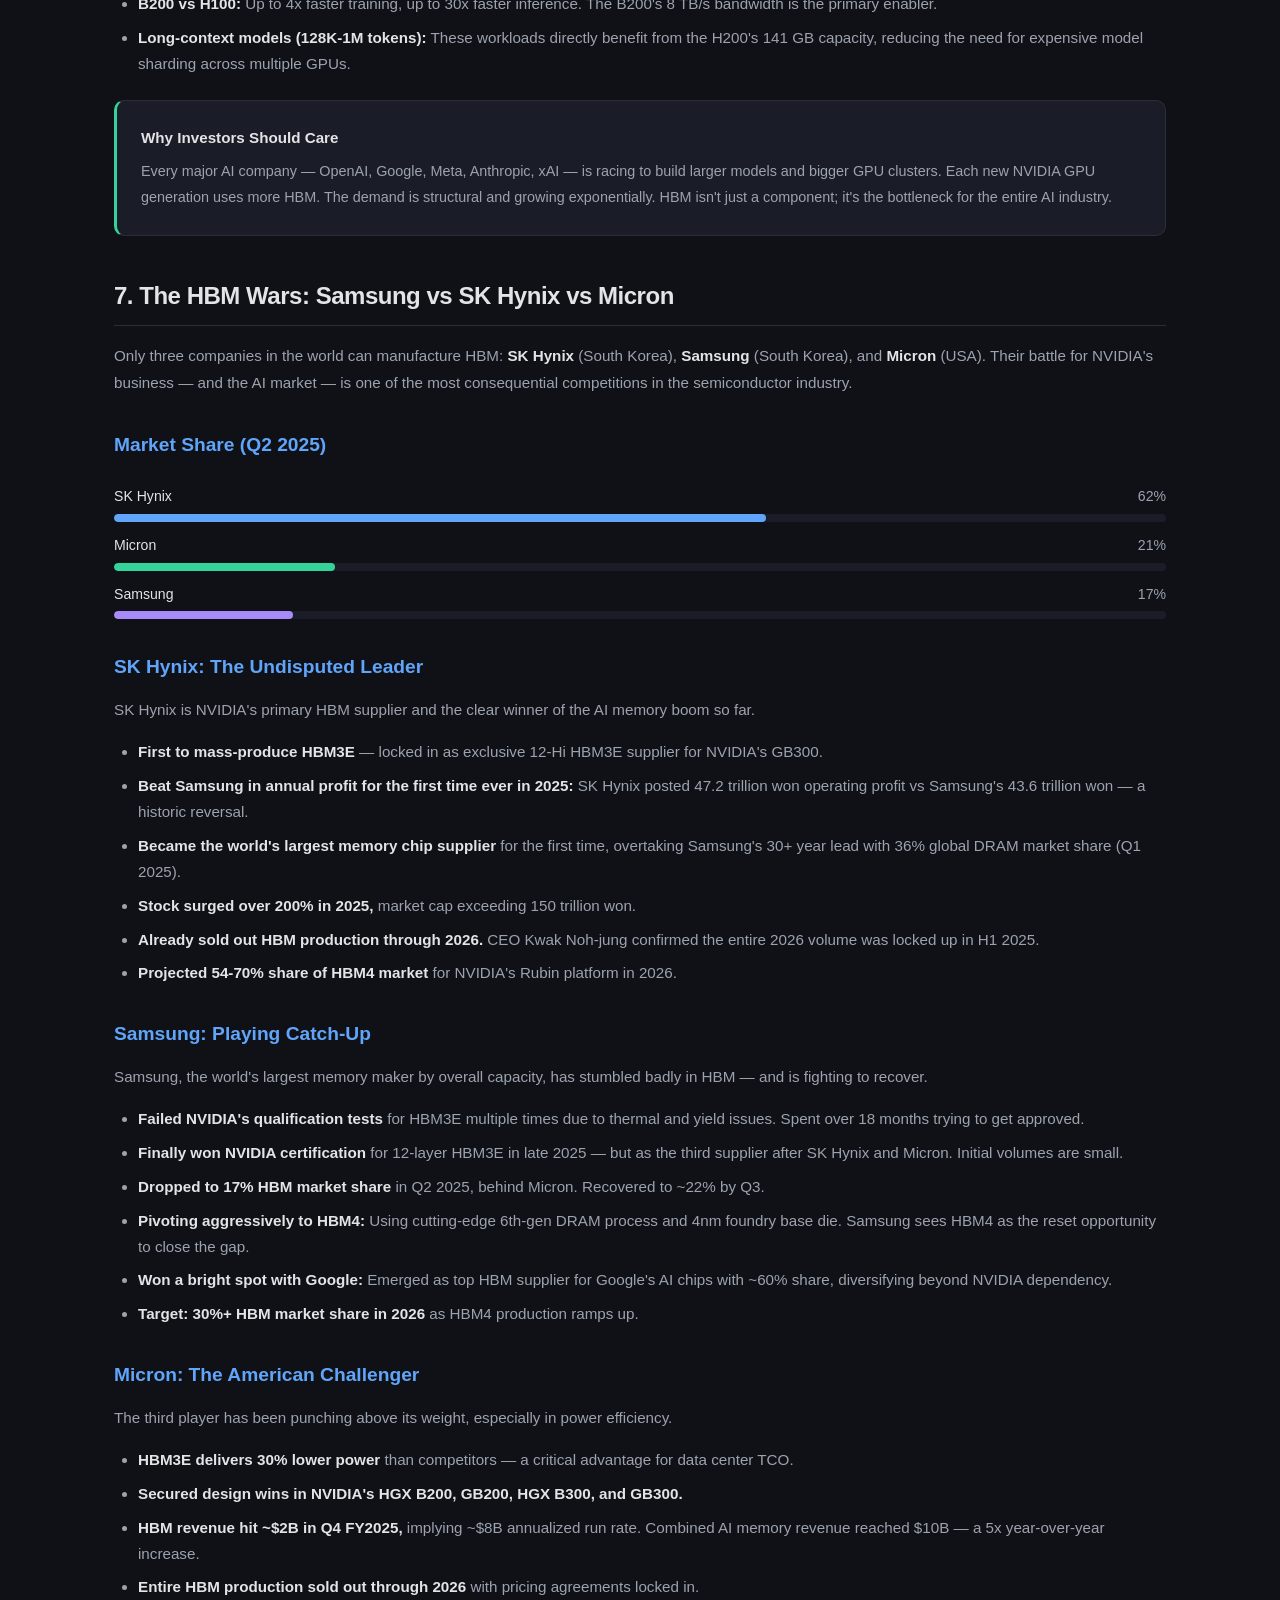
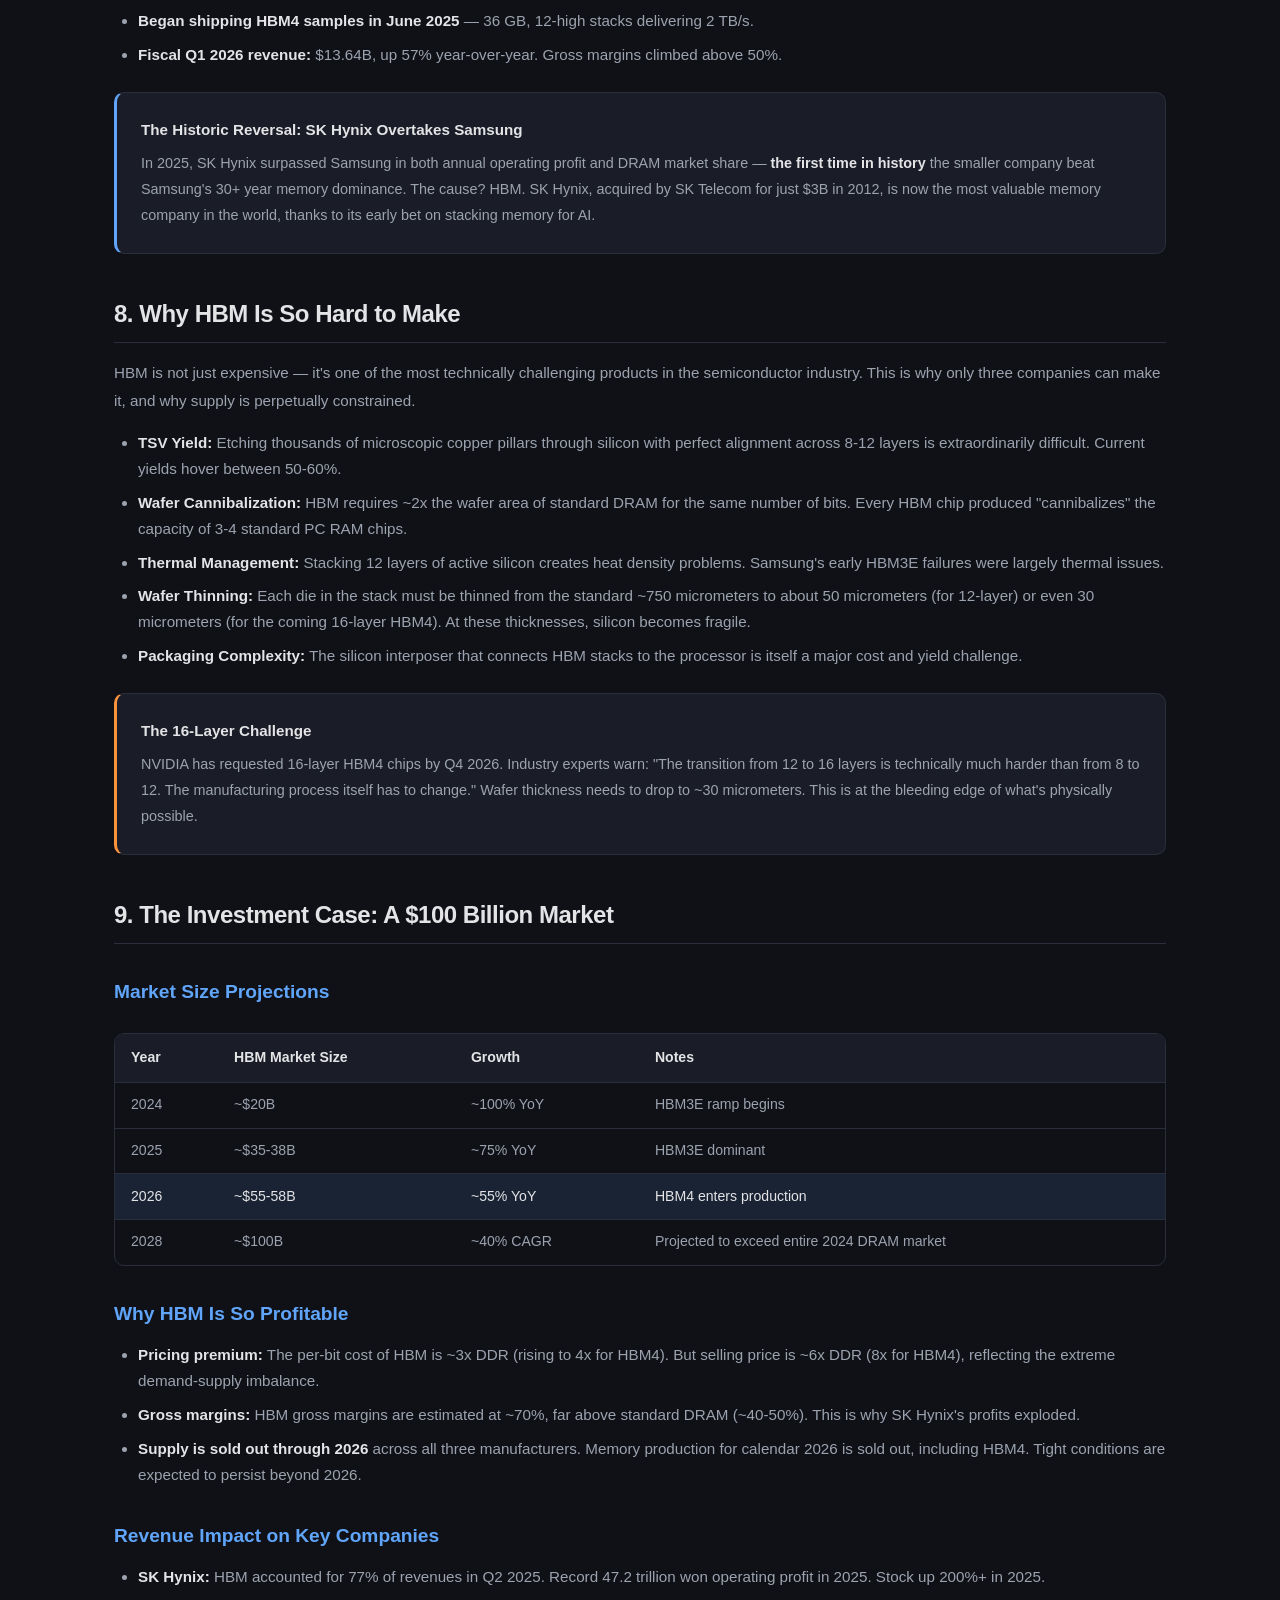
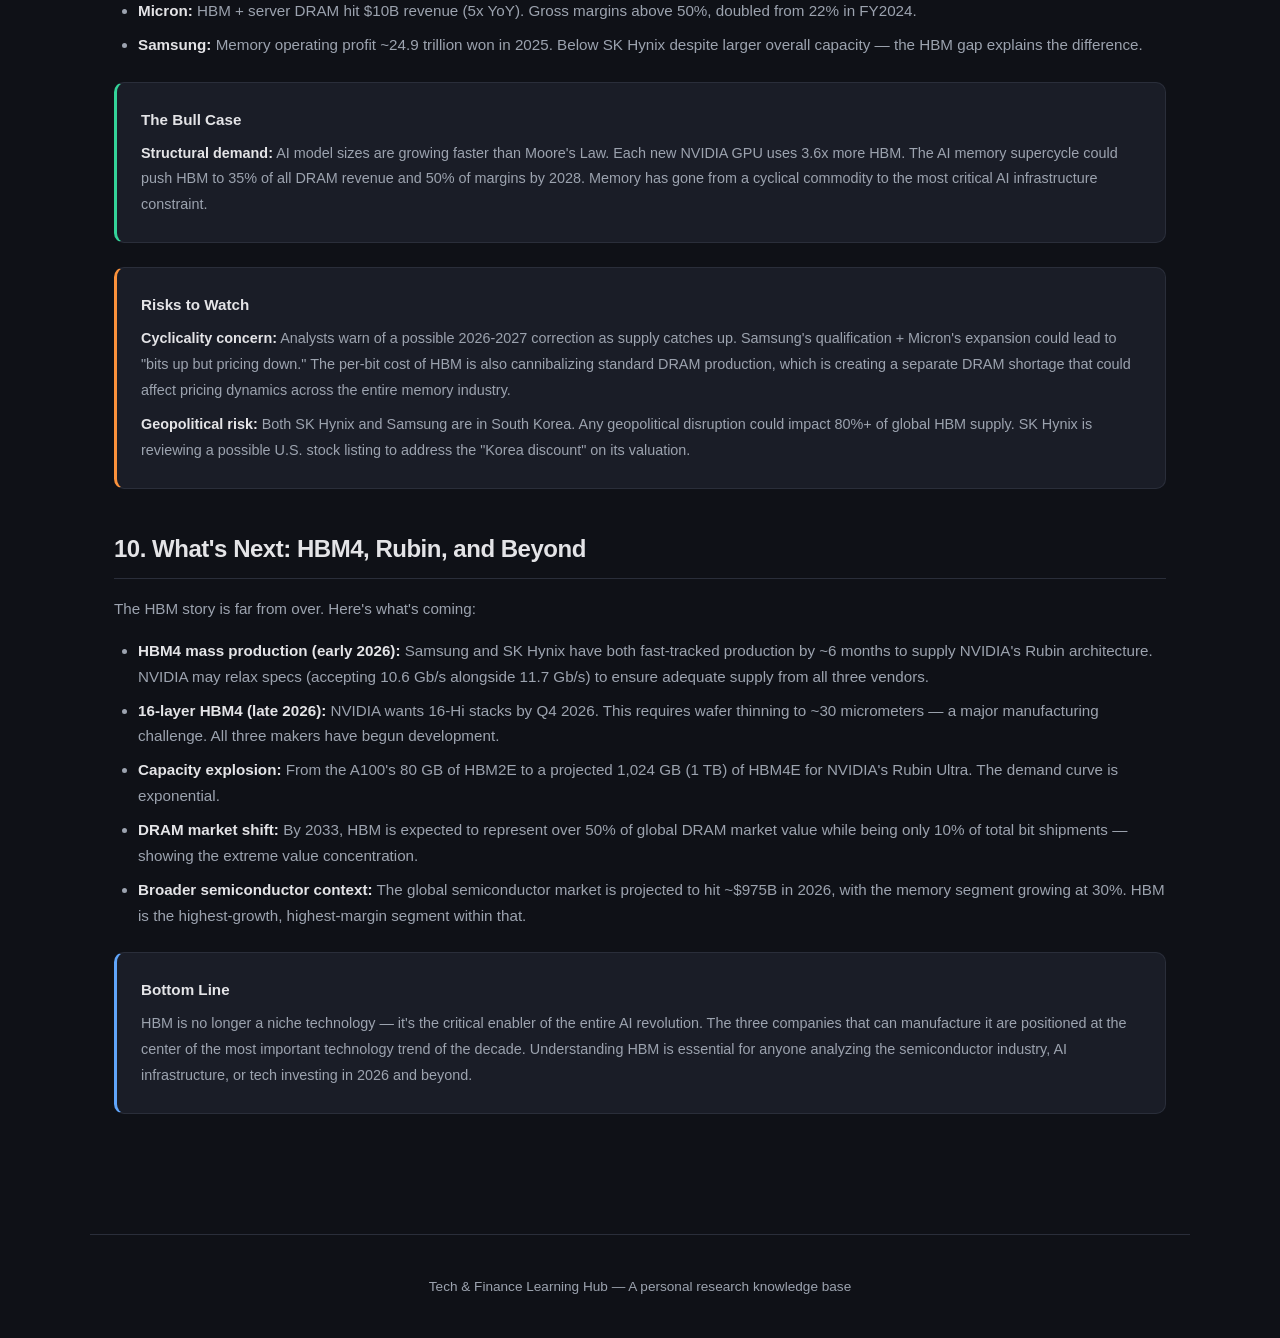
<file: articles/hbm.html>
<!DOCTYPE html>
<html lang="en">
<head>
  <meta charset="UTF-8">
  <meta name="viewport" content="width=device-width, initial-scale=1.0">
  <title>HBM: The Memory Chip Powering the AI Revolution | Tech & Finance Hub</title>
  <link rel="stylesheet" href="../css/style.css">
</head>
<body>
  <header>
    <nav>
      <a href="../index.html" class="logo">Tech & Finance Hub</a>
      <ul class="nav-links">
        <li><a href="../index.html#research">Research</a></li>
        <li><a href="../index.html#about">About</a></li>
      </ul>
    </nav>
  </header>

  <main>
    <div class="article-header">
      <a href="../index.html" class="back-link">&larr; Back to Research</a>
      <span class="tag">Semiconductors</span>
      <h1>HBM: The Memory Chip Powering the AI Revolution</h1>
      <p class="subtitle">What is High Bandwidth Memory, why every AI chip needs it, and how Samsung, SK Hynix, and Micron are battling for a $100 billion market.</p>
      <div class="article-meta">
        <time>2026-02-21</time>
        <span>Deep Dive</span>
        <span>15 min read</span>
      </div>
    </div>

    <article class="article-body">

      <!-- ============================================ -->
      <!-- SECTION 1: Anatomy of an HBM Stack -->
      <!-- ============================================ -->
      <h2>1. Anatomy of an HBM Stack</h2>

      <p>HBM stacks multiple DRAM chips vertically and connects them with microscopic copper pillars called <strong>Through-Silicon Vias (TSVs)</strong>. Here's exactly what's inside:</p>

      <!-- DIAGRAM 1: HBM Stack Cross-Section -->
      <div class="diagram-container">
        <div class="diagram-title">Cross-Section of an 8-Hi HBM3E Stack</div>
        <svg viewBox="0 0 920 600" xmlns="http://www.w3.org/2000/svg" width="100%" role="img" aria-label="HBM Stack Cross-Section Diagram">
          <!-- Background grid subtle -->
          <defs>
            <linearGradient id="dramGrad" x1="0" y1="0" x2="0" y2="1">
              <stop offset="0%" stop-color="#1e40af" stop-opacity="0.3"/>
              <stop offset="100%" stop-color="#1e3a5f" stop-opacity="0.6"/>
            </linearGradient>
            <linearGradient id="baseGrad" x1="0" y1="0" x2="0" y2="1">
              <stop offset="0%" stop-color="#6d28d9" stop-opacity="0.4"/>
              <stop offset="100%" stop-color="#3b1578" stop-opacity="0.6"/>
            </linearGradient>
            <linearGradient id="interGrad" x1="0" y1="0" x2="0" y2="1">
              <stop offset="0%" stop-color="#1d4ed8" stop-opacity="0.25"/>
              <stop offset="100%" stop-color="#1a3352" stop-opacity="0.5"/>
            </linearGradient>
          </defs>

          <!-- === ORGANIC SUBSTRATE (bottom) === -->
          <rect x="110" y="555" width="500" height="32" rx="3" fill="#3d2f1f" stroke="#7a6244" stroke-width="1.5"/>
          <text x="360" y="575" text-anchor="middle" fill="#c4a46c" font-size="11" font-family="system-ui, sans-serif" font-weight="500">Organic Substrate (PCB)</text>

          <!-- === C4 BUMPS (large solder balls) === -->
          <circle cx="175" cy="545" r="6" fill="#fb923c" opacity="0.85"/>
          <circle cx="220" cy="545" r="6" fill="#fb923c" opacity="0.85"/>
          <circle cx="265" cy="545" r="6" fill="#fb923c" opacity="0.85"/>
          <circle cx="310" cy="545" r="6" fill="#fb923c" opacity="0.85"/>
          <circle cx="355" cy="545" r="6" fill="#fb923c" opacity="0.85"/>
          <circle cx="400" cy="545" r="6" fill="#fb923c" opacity="0.85"/>
          <circle cx="445" cy="545" r="6" fill="#fb923c" opacity="0.85"/>
          <circle cx="490" cy="545" r="6" fill="#fb923c" opacity="0.85"/>
          <circle cx="535" cy="545" r="6" fill="#fb923c" opacity="0.85"/>

          <!-- === SILICON INTERPOSER === -->
          <rect x="80" y="505" width="560" height="32" rx="3" fill="url(#interGrad)" stroke="#3b82f6" stroke-width="1.5"/>
          <text x="360" y="525" text-anchor="middle" fill="#60a5fa" font-size="11" font-family="system-ui, sans-serif" font-weight="500">Silicon Interposer</text>

          <!-- === MICRO BUMPS (interposer to base die) === -->
          <circle cx="215" cy="498" r="2.5" fill="#34d399" opacity="0.8"/>
          <circle cx="250" cy="498" r="2.5" fill="#34d399" opacity="0.8"/>
          <circle cx="285" cy="498" r="2.5" fill="#34d399" opacity="0.8"/>
          <circle cx="320" cy="498" r="2.5" fill="#34d399" opacity="0.8"/>
          <circle cx="355" cy="498" r="2.5" fill="#34d399" opacity="0.8"/>
          <circle cx="390" cy="498" r="2.5" fill="#34d399" opacity="0.8"/>
          <circle cx="425" cy="498" r="2.5" fill="#34d399" opacity="0.8"/>
          <circle cx="460" cy="498" r="2.5" fill="#34d399" opacity="0.8"/>
          <circle cx="495" cy="498" r="2.5" fill="#34d399" opacity="0.8"/>

          <!-- === BASE / LOGIC DIE === -->
          <rect x="195" y="465" width="330" height="28" rx="3" fill="url(#baseGrad)" stroke="#a78bfa" stroke-width="1.5"/>
          <text x="360" y="483" text-anchor="middle" fill="#c4b5fd" font-size="11" font-family="system-ui, sans-serif" font-weight="600">Base / Logic Die (Controller)</text>

          <!-- === TSVs (drawn behind DRAM dies, copper pillars) === -->
          <g opacity="0.55">
            <rect x="238" y="195" width="4" height="268" rx="1" fill="#d97706"/>
            <rect x="274" y="195" width="4" height="268" rx="1" fill="#d97706"/>
            <rect x="310" y="195" width="4" height="268" rx="1" fill="#d97706"/>
            <rect x="346" y="195" width="4" height="268" rx="1" fill="#d97706"/>
            <rect x="382" y="195" width="4" height="268" rx="1" fill="#d97706"/>
            <rect x="418" y="195" width="4" height="268" rx="1" fill="#d97706"/>
            <rect x="454" y="195" width="4" height="268" rx="1" fill="#d97706"/>
            <rect x="490" y="195" width="4" height="268" rx="1" fill="#d97706"/>
          </g>

          <!-- === MICRO BUMPS (base die to DRAM Die 1) === -->
          <circle cx="240" cy="458" r="2" fill="#34d399" opacity="0.7"/>
          <circle cx="276" cy="458" r="2" fill="#34d399" opacity="0.7"/>
          <circle cx="312" cy="458" r="2" fill="#34d399" opacity="0.7"/>
          <circle cx="348" cy="458" r="2" fill="#34d399" opacity="0.7"/>
          <circle cx="384" cy="458" r="2" fill="#34d399" opacity="0.7"/>
          <circle cx="420" cy="458" r="2" fill="#34d399" opacity="0.7"/>
          <circle cx="456" cy="458" r="2" fill="#34d399" opacity="0.7"/>
          <circle cx="492" cy="458" r="2" fill="#34d399" opacity="0.7"/>

          <!-- === DRAM DIES (8 layers, bottom to top) === -->
          <!-- Die 1 (bottom) -->
          <rect x="195" y="430" width="330" height="24" rx="2" fill="url(#dramGrad)" stroke="#60a5fa" stroke-width="1"/>
          <text x="360" y="446" text-anchor="middle" fill="#93c5fd" font-size="9.5" font-family="system-ui, sans-serif">DRAM Die 1</text>
          <!-- Die 2 -->
          <rect x="195" y="400" width="330" height="24" rx="2" fill="url(#dramGrad)" stroke="#60a5fa" stroke-width="1"/>
          <text x="360" y="416" text-anchor="middle" fill="#93c5fd" font-size="9.5" font-family="system-ui, sans-serif">DRAM Die 2</text>
          <!-- Die 3 -->
          <rect x="195" y="370" width="330" height="24" rx="2" fill="url(#dramGrad)" stroke="#60a5fa" stroke-width="1"/>
          <text x="360" y="386" text-anchor="middle" fill="#93c5fd" font-size="9.5" font-family="system-ui, sans-serif">DRAM Die 3</text>
          <!-- Die 4 -->
          <rect x="195" y="340" width="330" height="24" rx="2" fill="url(#dramGrad)" stroke="#60a5fa" stroke-width="1"/>
          <text x="360" y="356" text-anchor="middle" fill="#93c5fd" font-size="9.5" font-family="system-ui, sans-serif">DRAM Die 4</text>
          <!-- Die 5 -->
          <rect x="195" y="310" width="330" height="24" rx="2" fill="url(#dramGrad)" stroke="#60a5fa" stroke-width="1"/>
          <text x="360" y="326" text-anchor="middle" fill="#93c5fd" font-size="9.5" font-family="system-ui, sans-serif">DRAM Die 5</text>
          <!-- Die 6 -->
          <rect x="195" y="280" width="330" height="24" rx="2" fill="url(#dramGrad)" stroke="#60a5fa" stroke-width="1"/>
          <text x="360" y="296" text-anchor="middle" fill="#93c5fd" font-size="9.5" font-family="system-ui, sans-serif">DRAM Die 6</text>
          <!-- Die 7 -->
          <rect x="195" y="250" width="330" height="24" rx="2" fill="url(#dramGrad)" stroke="#60a5fa" stroke-width="1"/>
          <text x="360" y="266" text-anchor="middle" fill="#93c5fd" font-size="9.5" font-family="system-ui, sans-serif">DRAM Die 7</text>
          <!-- Die 8 (top) -->
          <rect x="195" y="220" width="330" height="24" rx="2" fill="url(#dramGrad)" stroke="#60a5fa" stroke-width="1"/>
          <text x="360" y="236" text-anchor="middle" fill="#93c5fd" font-size="9.5" font-family="system-ui, sans-serif">DRAM Die 8</text>

          <!-- Micro bump dots between each DRAM die pair -->
          <g fill="#34d399" opacity="0.5">
            <!-- Between Die 1-2 -->
            <circle cx="270" cy="427" r="1.5"/><circle cx="340" cy="427" r="1.5"/><circle cx="410" cy="427" r="1.5"/><circle cx="450" cy="427" r="1.5"/>
            <!-- Between Die 2-3 -->
            <circle cx="270" cy="397" r="1.5"/><circle cx="340" cy="397" r="1.5"/><circle cx="410" cy="397" r="1.5"/><circle cx="450" cy="397" r="1.5"/>
            <!-- Between Die 3-4 -->
            <circle cx="270" cy="367" r="1.5"/><circle cx="340" cy="367" r="1.5"/><circle cx="410" cy="367" r="1.5"/><circle cx="450" cy="367" r="1.5"/>
            <!-- Between Die 4-5 -->
            <circle cx="270" cy="337" r="1.5"/><circle cx="340" cy="337" r="1.5"/><circle cx="410" cy="337" r="1.5"/><circle cx="450" cy="337" r="1.5"/>
            <!-- Between Die 5-6 -->
            <circle cx="270" cy="307" r="1.5"/><circle cx="340" cy="307" r="1.5"/><circle cx="410" cy="307" r="1.5"/><circle cx="450" cy="307" r="1.5"/>
            <!-- Between Die 6-7 -->
            <circle cx="270" cy="277" r="1.5"/><circle cx="340" cy="277" r="1.5"/><circle cx="410" cy="277" r="1.5"/><circle cx="450" cy="277" r="1.5"/>
            <!-- Between Die 7-8 -->
            <circle cx="270" cy="247" r="1.5"/><circle cx="340" cy="247" r="1.5"/><circle cx="410" cy="247" r="1.5"/><circle cx="450" cy="247" r="1.5"/>
          </g>

          <!-- ============ RIGHT-SIDE LABELS ============ -->
          <!-- DRAM stack label -->
          <line x1="530" y1="232" x2="575" y2="232" stroke="#6b7280" stroke-width="1"/>
          <line x1="530" y1="442" x2="575" y2="442" stroke="#6b7280" stroke-width="1"/>
          <line x1="575" y1="232" x2="575" y2="442" stroke="#6b7280" stroke-width="1"/>
          <line x1="575" y1="337" x2="590" y2="337" stroke="#6b7280" stroke-width="1"/>
          <text x="598" y="330" fill="#e4e4e7" font-size="11" font-family="system-ui, sans-serif" font-weight="600">8 DRAM Dies</text>
          <text x="598" y="345" fill="#9ca3af" font-size="10" font-family="system-ui, sans-serif">(~50 &micro;m each)</text>

          <!-- TSV label -->
          <line x1="498" y1="290" x2="540" y2="275" stroke="#d97706" stroke-width="1" stroke-dasharray="3,2"/>
          <text x="545" y="270" fill="#fbbf24" font-size="10.5" font-family="system-ui, sans-serif" font-weight="600">TSVs (copper)</text>
          <text x="545" y="283" fill="#9ca3af" font-size="9.5" font-family="system-ui, sans-serif">~5 &micro;m diameter</text>

          <!-- Base die label -->
          <line x1="530" y1="479" x2="598" y2="479" stroke="#6b7280" stroke-width="1"/>
          <text x="605" y="475" fill="#c4b5fd" font-size="11" font-family="system-ui, sans-serif" font-weight="600">Base / Logic Die</text>
          <text x="605" y="489" fill="#9ca3af" font-size="10" font-family="system-ui, sans-serif">Stack controller</text>

          <!-- Micro bump label -->
          <line x1="500" y1="498" x2="598" y2="510" stroke="#6b7280" stroke-width="1"/>
          <text x="605" y="507" fill="#34d399" font-size="11" font-family="system-ui, sans-serif" font-weight="600">Micro Bumps</text>
          <text x="605" y="520" fill="#9ca3af" font-size="10" font-family="system-ui, sans-serif">~40 &micro;m pitch</text>

          <!-- Interposer label -->
          <line x1="645" y1="521" x2="680" y2="540" stroke="#6b7280" stroke-width="1"/>
          <text x="685" y="537" fill="#60a5fa" font-size="11" font-family="system-ui, sans-serif" font-weight="600">Silicon Interposer</text>
          <text x="685" y="550" fill="#9ca3af" font-size="10" font-family="system-ui, sans-serif">Connects HBM to GPU</text>

          <!-- C4 bump label -->
          <line x1="545" y1="545" x2="598" y2="560" stroke="#6b7280" stroke-width="1"/>
          <text x="605" y="562" fill="#fb923c" font-size="11" font-family="system-ui, sans-serif" font-weight="600">C4 Bumps</text>
          <text x="605" y="575" fill="#9ca3af" font-size="10" font-family="system-ui, sans-serif">~100 &micro;m pitch</text>

          <!-- === LEFT-SIDE: Bus Width Annotation === -->
          <line x1="195" y1="592" x2="525" y2="592" stroke="#60a5fa" stroke-width="1" stroke-dasharray="4,3"/>
          <polygon points="195,589 195,595 188,592" fill="#60a5fa"/>
          <polygon points="525,589 525,595 532,592" fill="#60a5fa"/>
          <text x="360" y="607" text-anchor="middle" fill="#60a5fa" font-size="11" font-family="system-ui, sans-serif" font-weight="600">1,024-bit Interface (16 channels x 64 bits)</text>

          <!-- === LEFT-SIDE: Stack Height Annotation === -->
          <line x1="175" y1="220" x2="175" y2="493" stroke="#9ca3af" stroke-width="1" stroke-dasharray="3,2"/>
          <polygon points="172,220 178,220 175,213" fill="#9ca3af"/>
          <polygon points="172,493 178,493 175,500" fill="#9ca3af"/>
          <text x="170" y="360" text-anchor="middle" fill="#9ca3af" font-size="10" font-family="system-ui, sans-serif" transform="rotate(-90, 170, 360)">~720 &micro;m total height</text>

          <!-- Title / top annotation -->
          <text x="360" y="200" text-anchor="middle" fill="#6b7280" font-size="10" font-family="system-ui, sans-serif" font-style="italic">Top of stack (heat spreader interface)</text>
        </svg>
        <div class="diagram-caption">Cross-section of an 8-Hi HBM3E stack. TSVs (copper) run vertically through all DRAM layers, connecting to the base logic die, which interfaces with the silicon interposer via micro bumps.</div>
      </div>

      <div class="info-box highlight">
        <h4>Why "Bandwidth" Matters</h4>
        <p>DDR5 has a 64-bit bus. HBM has a <strong>1,024-bit bus</strong> — 16x wider. Even at the same clock speed, 16x more data moves per cycle. For AI workloads that constantly shuttle enormous matrices between memory and compute, this is the difference between a bottleneck and full-speed processing.</p>
      </div>

      <h3>HBM vs. DDR5 vs. GDDR6</h3>

      <div class="spec-table-wrapper">
        <table class="spec-table">
          <thead>
            <tr>
              <th>Feature</th>
              <th>DDR5</th>
              <th>GDDR6X</th>
              <th>HBM3E</th>
            </tr>
          </thead>
          <tbody>
            <tr>
              <td>Bus Width</td>
              <td>64-bit</td>
              <td>32-bit per chip</td>
              <td>1,024-bit</td>
            </tr>
            <tr>
              <td>Bandwidth (per module)</td>
              <td>~50 GB/s</td>
              <td>~84 GB/s</td>
              <td>~1,200 GB/s</td>
            </tr>
            <tr>
              <td>Power Efficiency</td>
              <td>Moderate</td>
              <td>High power draw</td>
              <td>Best (per bit)</td>
            </tr>
            <tr>
              <td>Form Factor</td>
              <td>DIMM (flat)</td>
              <td>Soldered (flat)</td>
              <td>3D stack on interposer</td>
            </tr>
            <tr>
              <td>Primary Use</td>
              <td>PCs, servers</td>
              <td>Gaming GPUs</td>
              <td>AI accelerators, HPC</td>
            </tr>
            <tr>
              <td>Cost per GB</td>
              <td>Low</td>
              <td>Medium</td>
              <td>3-4x DDR</td>
            </tr>
          </tbody>
        </table>
      </div>


      <!-- ============================================ -->
      <!-- SECTION 2: The 2.5D Package -->
      <!-- ============================================ -->
      <h2>2. The 2.5D Package: How GPU + HBM Fit Together</h2>

      <p>HBM stacks don't plug into a socket. They sit <strong>side-by-side with the GPU</strong> on a shared silicon interposer — a "2.5D" package. Here's how the full assembly looks:</p>

      <!-- DIAGRAM 2: 2.5D Package Side View -->
      <div class="diagram-container">
        <div class="diagram-title">2.5D Package &mdash; Side View (Cross-Section)</div>
        <svg viewBox="0 0 900 380" xmlns="http://www.w3.org/2000/svg" width="100%" role="img" aria-label="2.5D Package Side View">
          <defs>
            <linearGradient id="gpuGrad" x1="0" y1="0" x2="0" y2="1">
              <stop offset="0%" stop-color="#065f46" stop-opacity="0.5"/>
              <stop offset="100%" stop-color="#064e3b" stop-opacity="0.7"/>
            </linearGradient>
            <linearGradient id="dramGrad2" x1="0" y1="0" x2="0" y2="1">
              <stop offset="0%" stop-color="#1e40af" stop-opacity="0.3"/>
              <stop offset="100%" stop-color="#1e3a5f" stop-opacity="0.6"/>
            </linearGradient>
            <linearGradient id="baseGrad2" x1="0" y1="0" x2="0" y2="1">
              <stop offset="0%" stop-color="#6d28d9" stop-opacity="0.4"/>
              <stop offset="100%" stop-color="#3b1578" stop-opacity="0.6"/>
            </linearGradient>
          </defs>

          <!-- Organic Substrate -->
          <rect x="60" y="320" width="780" height="30" rx="3" fill="#3d2f1f" stroke="#7a6244" stroke-width="1.5"/>
          <text x="450" y="340" text-anchor="middle" fill="#c4a46c" font-size="11" font-family="system-ui, sans-serif">Organic Substrate (PCB)</text>

          <!-- C4 Bumps -->
          <g fill="#fb923c" opacity="0.8">
            <circle cx="120" cy="312" r="4.5"/><circle cx="160" cy="312" r="4.5"/><circle cx="200" cy="312" r="4.5"/><circle cx="240" cy="312" r="4.5"/>
            <circle cx="300" cy="312" r="4.5"/><circle cx="340" cy="312" r="4.5"/><circle cx="380" cy="312" r="4.5"/><circle cx="420" cy="312" r="4.5"/>
            <circle cx="480" cy="312" r="4.5"/><circle cx="520" cy="312" r="4.5"/><circle cx="560" cy="312" r="4.5"/><circle cx="600" cy="312" r="4.5"/>
            <circle cx="660" cy="312" r="4.5"/><circle cx="700" cy="312" r="4.5"/><circle cx="740" cy="312" r="4.5"/><circle cx="780" cy="312" r="4.5"/>
          </g>

          <!-- Silicon Interposer (wide) -->
          <rect x="40" y="275" width="820" height="30" rx="3" fill="#1a3352" stroke="#3b82f6" stroke-width="1.5"/>
          <text x="450" y="294" text-anchor="middle" fill="#60a5fa" font-size="11" font-family="system-ui, sans-serif" font-weight="500">Silicon Interposer</text>

          <!-- Routing lines in interposer (connecting GPU to HBM) -->
          <g stroke="#3b82f6" stroke-width="0.5" opacity="0.4">
            <line x1="320" y1="280" x2="165" y2="280"/><line x1="320" y1="284" x2="165" y2="284"/>
            <line x1="320" y1="288" x2="165" y2="288"/><line x1="320" y1="292" x2="165" y2="292"/>
            <line x1="580" y1="280" x2="735" y2="280"/><line x1="580" y1="284" x2="735" y2="284"/>
            <line x1="580" y1="288" x2="735" y2="288"/><line x1="580" y1="292" x2="735" y2="292"/>
          </g>

          <!-- === LEFT HBM STACK === -->
          <!-- Base die -->
          <rect x="90" y="242" width="150" height="22" rx="2" fill="url(#baseGrad2)" stroke="#a78bfa" stroke-width="1"/>
          <text x="165" y="257" text-anchor="middle" fill="#c4b5fd" font-size="8.5" font-family="system-ui, sans-serif">Base Die</text>
          <!-- Micro bumps -->
          <g fill="#34d399" opacity="0.6">
            <circle cx="110" cy="268" r="2"/><circle cx="130" cy="268" r="2"/><circle cx="150" cy="268" r="2"/><circle cx="170" cy="268" r="2"/><circle cx="190" cy="268" r="2"/><circle cx="220" cy="268" r="2"/>
          </g>
          <!-- DRAM dies (8 layers) -->
          <rect x="90" y="222" width="150" height="16" rx="1.5" fill="url(#dramGrad2)" stroke="#60a5fa" stroke-width="0.8"/>
          <rect x="90" y="203" width="150" height="16" rx="1.5" fill="url(#dramGrad2)" stroke="#60a5fa" stroke-width="0.8"/>
          <rect x="90" y="184" width="150" height="16" rx="1.5" fill="url(#dramGrad2)" stroke="#60a5fa" stroke-width="0.8"/>
          <rect x="90" y="165" width="150" height="16" rx="1.5" fill="url(#dramGrad2)" stroke="#60a5fa" stroke-width="0.8"/>
          <rect x="90" y="146" width="150" height="16" rx="1.5" fill="url(#dramGrad2)" stroke="#60a5fa" stroke-width="0.8"/>
          <rect x="90" y="127" width="150" height="16" rx="1.5" fill="url(#dramGrad2)" stroke="#60a5fa" stroke-width="0.8"/>
          <rect x="90" y="108" width="150" height="16" rx="1.5" fill="url(#dramGrad2)" stroke="#60a5fa" stroke-width="0.8"/>
          <rect x="90" y="89" width="150" height="16" rx="1.5" fill="url(#dramGrad2)" stroke="#60a5fa" stroke-width="0.8"/>
          <!-- TSVs -->
          <g opacity="0.4">
            <rect x="120" y="89" width="3" height="153" fill="#d97706"/>
            <rect x="150" y="89" width="3" height="153" fill="#d97706"/>
            <rect x="180" y="89" width="3" height="153" fill="#d97706"/>
            <rect x="210" y="89" width="3" height="153" fill="#d97706"/>
          </g>
          <!-- HBM Label -->
          <text x="165" y="78" text-anchor="middle" fill="#60a5fa" font-size="11" font-family="system-ui, sans-serif" font-weight="600">HBM Stack 1</text>

          <!-- === GPU DIE (center, taller) === -->
          <rect x="300" y="200" width="300" height="68" rx="3" fill="url(#gpuGrad)" stroke="#34d399" stroke-width="1.5"/>
          <text x="450" y="232" text-anchor="middle" fill="#6ee7b7" font-size="14" font-family="system-ui, sans-serif" font-weight="700">GPU / AI Accelerator Die</text>
          <text x="450" y="250" text-anchor="middle" fill="#9ca3af" font-size="10" font-family="system-ui, sans-serif">(e.g. NVIDIA B200 Blackwell)</text>
          <!-- Micro bumps under GPU -->
          <g fill="#34d399" opacity="0.6">
            <circle cx="320" cy="272" r="2"/><circle cx="350" cy="272" r="2"/><circle cx="380" cy="272" r="2"/><circle cx="410" cy="272" r="2"/>
            <circle cx="440" cy="272" r="2"/><circle cx="470" cy="272" r="2"/><circle cx="500" cy="272" r="2"/><circle cx="530" cy="272" r="2"/><circle cx="560" cy="272" r="2"/><circle cx="580" cy="272" r="2"/>
          </g>

          <!-- === RIGHT HBM STACK === -->
          <!-- Base die -->
          <rect x="660" y="242" width="150" height="22" rx="2" fill="url(#baseGrad2)" stroke="#a78bfa" stroke-width="1"/>
          <text x="735" y="257" text-anchor="middle" fill="#c4b5fd" font-size="8.5" font-family="system-ui, sans-serif">Base Die</text>
          <!-- Micro bumps -->
          <g fill="#34d399" opacity="0.6">
            <circle cx="680" cy="268" r="2"/><circle cx="700" cy="268" r="2"/><circle cx="720" cy="268" r="2"/><circle cx="740" cy="268" r="2"/><circle cx="760" cy="268" r="2"/><circle cx="790" cy="268" r="2"/>
          </g>
          <!-- DRAM dies -->
          <rect x="660" y="222" width="150" height="16" rx="1.5" fill="url(#dramGrad2)" stroke="#60a5fa" stroke-width="0.8"/>
          <rect x="660" y="203" width="150" height="16" rx="1.5" fill="url(#dramGrad2)" stroke="#60a5fa" stroke-width="0.8"/>
          <rect x="660" y="184" width="150" height="16" rx="1.5" fill="url(#dramGrad2)" stroke="#60a5fa" stroke-width="0.8"/>
          <rect x="660" y="165" width="150" height="16" rx="1.5" fill="url(#dramGrad2)" stroke="#60a5fa" stroke-width="0.8"/>
          <rect x="660" y="146" width="150" height="16" rx="1.5" fill="url(#dramGrad2)" stroke="#60a5fa" stroke-width="0.8"/>
          <rect x="660" y="127" width="150" height="16" rx="1.5" fill="url(#dramGrad2)" stroke="#60a5fa" stroke-width="0.8"/>
          <rect x="660" y="108" width="150" height="16" rx="1.5" fill="url(#dramGrad2)" stroke="#60a5fa" stroke-width="0.8"/>
          <rect x="660" y="89" width="150" height="16" rx="1.5" fill="url(#dramGrad2)" stroke="#60a5fa" stroke-width="0.8"/>
          <!-- TSVs -->
          <g opacity="0.4">
            <rect x="690" y="89" width="3" height="153" fill="#d97706"/>
            <rect x="720" y="89" width="3" height="153" fill="#d97706"/>
            <rect x="750" y="89" width="3" height="153" fill="#d97706"/>
            <rect x="780" y="89" width="3" height="153" fill="#d97706"/>
          </g>
          <!-- HBM Label -->
          <text x="735" y="78" text-anchor="middle" fill="#60a5fa" font-size="11" font-family="system-ui, sans-serif" font-weight="600">HBM Stack 2</text>

          <!-- Dimension annotations -->
          <text x="450" y="367" text-anchor="middle" fill="#9ca3af" font-size="10" font-family="system-ui, sans-serif" font-style="italic">GPU and HBM stacks communicate through the interposer &mdash; no off-chip wiring needed</text>
        </svg>
        <div class="diagram-caption">Side view of a 2.5D package: GPU and HBM stacks sit side-by-side on a silicon interposer, connected by high-density routing traces. Real packages (e.g. B200) have 4-8 HBM stacks.</div>
      </div>

      <!-- DIAGRAM 2B: 2.5D Package Top-Down View -->
      <div class="diagram-container">
        <div class="diagram-title">2.5D Package &mdash; Top-Down View</div>
        <svg viewBox="0 0 720 420" xmlns="http://www.w3.org/2000/svg" width="100%" role="img" aria-label="2.5D Package Top-Down View">
          <!-- Interposer outline -->
          <rect x="40" y="30" width="640" height="360" rx="6" fill="#111827" stroke="#3b82f6" stroke-width="2" stroke-dasharray="6,3"/>
          <text x="360" y="22" text-anchor="middle" fill="#3b82f6" font-size="11" font-family="system-ui, sans-serif" font-weight="500">Silicon Interposer Boundary</text>

          <!-- GPU Die (center) -->
          <rect x="220" y="110" width="280" height="200" rx="4" fill="#064e3b" stroke="#34d399" stroke-width="2"/>
          <text x="360" y="200" text-anchor="middle" fill="#6ee7b7" font-size="16" font-family="system-ui, sans-serif" font-weight="700">GPU Die</text>
          <text x="360" y="220" text-anchor="middle" fill="#9ca3af" font-size="10" font-family="system-ui, sans-serif">~800 mm&sup2;</text>

          <!-- HBM Stacks (6 stacks around GPU) -->
          <!-- Top-left -->
          <rect x="70" y="60" width="100" height="80" rx="3" fill="#1e3a5f" stroke="#60a5fa" stroke-width="1.5"/>
          <text x="120" y="97" text-anchor="middle" fill="#93c5fd" font-size="11" font-family="system-ui, sans-serif" font-weight="600">HBM 1</text>
          <text x="120" y="112" text-anchor="middle" fill="#6b7280" font-size="8.5" font-family="system-ui, sans-serif">36 GB</text>
          <!-- Top-center -->
          <rect x="70" y="170" width="100" height="80" rx="3" fill="#1e3a5f" stroke="#60a5fa" stroke-width="1.5"/>
          <text x="120" y="207" text-anchor="middle" fill="#93c5fd" font-size="11" font-family="system-ui, sans-serif" font-weight="600">HBM 2</text>
          <text x="120" y="222" text-anchor="middle" fill="#6b7280" font-size="8.5" font-family="system-ui, sans-serif">36 GB</text>
          <!-- Top-right -->
          <rect x="70" y="280" width="100" height="80" rx="3" fill="#1e3a5f" stroke="#60a5fa" stroke-width="1.5"/>
          <text x="120" y="317" text-anchor="middle" fill="#93c5fd" font-size="11" font-family="system-ui, sans-serif" font-weight="600">HBM 3</text>
          <text x="120" y="332" text-anchor="middle" fill="#6b7280" font-size="8.5" font-family="system-ui, sans-serif">36 GB</text>
          <!-- Bottom-left -->
          <rect x="550" y="60" width="100" height="80" rx="3" fill="#1e3a5f" stroke="#60a5fa" stroke-width="1.5"/>
          <text x="600" y="97" text-anchor="middle" fill="#93c5fd" font-size="11" font-family="system-ui, sans-serif" font-weight="600">HBM 4</text>
          <text x="600" y="112" text-anchor="middle" fill="#6b7280" font-size="8.5" font-family="system-ui, sans-serif">36 GB</text>
          <!-- Bottom-center -->
          <rect x="550" y="170" width="100" height="80" rx="3" fill="#1e3a5f" stroke="#60a5fa" stroke-width="1.5"/>
          <text x="600" y="207" text-anchor="middle" fill="#93c5fd" font-size="11" font-family="system-ui, sans-serif" font-weight="600">HBM 5</text>
          <text x="600" y="222" text-anchor="middle" fill="#6b7280" font-size="8.5" font-family="system-ui, sans-serif">36 GB</text>
          <!-- Bottom-right -->
          <rect x="550" y="280" width="100" height="80" rx="3" fill="#1e3a5f" stroke="#60a5fa" stroke-width="1.5"/>
          <text x="600" y="317" text-anchor="middle" fill="#93c5fd" font-size="11" font-family="system-ui, sans-serif" font-weight="600">HBM 6</text>
          <text x="600" y="332" text-anchor="middle" fill="#6b7280" font-size="8.5" font-family="system-ui, sans-serif">36 GB</text>

          <!-- Routing lines (GPU to HBM) -->
          <g stroke="#60a5fa" stroke-width="1" opacity="0.3">
            <line x1="220" y1="140" x2="170" y2="100"/>
            <line x1="220" y1="210" x2="170" y2="210"/>
            <line x1="220" y1="280" x2="170" y2="320"/>
            <line x1="500" y1="140" x2="550" y2="100"/>
            <line x1="500" y1="210" x2="550" y2="210"/>
            <line x1="500" y1="280" x2="550" y2="320"/>
          </g>

          <!-- Total capacity annotation -->
          <text x="360" y="250" text-anchor="middle" fill="#34d399" font-size="11" font-family="system-ui, sans-serif" font-weight="600">6 stacks &times; 36 GB = 216 GB total</text>
          <text x="360" y="265" text-anchor="middle" fill="#9ca3af" font-size="10" font-family="system-ui, sans-serif">6 &times; 1.2 TB/s = 7.2 TB/s aggregate bandwidth</text>

          <!-- Package outline -->
          <rect x="20" y="10" width="680" height="400" rx="8" fill="none" stroke="#7a6244" stroke-width="1.5" stroke-dasharray="8,4"/>
          <text x="360" y="405" text-anchor="middle" fill="#7a6244" font-size="10" font-family="system-ui, sans-serif">Package Outline (~5.5 cm &times; 5.5 cm)</text>
        </svg>
        <div class="diagram-caption">Top-down view of a typical AI accelerator package. The GPU die sits at the center, flanked by 6 HBM stacks, all mounted on a single silicon interposer.</div>
      </div>


      <!-- ============================================ -->
      <!-- SECTION 3: TSVs & Bonding -->
      <!-- ============================================ -->
      <h2>3. Key Technologies: TSVs and Bonding</h2>

      <p>Two technologies make HBM possible: <strong>Through-Silicon Vias (TSVs)</strong> for vertical data paths, and <strong>advanced bonding</strong> for connecting die-to-die. Here's what they look like:</p>

      <!-- DIAGRAM 3: TSV Detail -->
      <div class="diagram-grid">
        <div class="diagram-container">
          <div class="diagram-title">Through-Silicon Via (TSV) Detail</div>
          <svg viewBox="0 0 380 400" xmlns="http://www.w3.org/2000/svg" width="100%" role="img" aria-label="TSV Cross-Section Detail">
            <!-- Silicon die (cross-section block) -->
            <rect x="40" y="50" width="250" height="280" rx="4" fill="#1e293b" stroke="#475569" stroke-width="1.5"/>
            <text x="165" y="40" text-anchor="middle" fill="#94a3b8" font-size="11" font-family="system-ui, sans-serif" font-weight="500">Silicon Die (cross-section)</text>

            <!-- TSV hole 1 (large, detailed) -->
            <!-- SiO2 insulation ring -->
            <circle cx="130" cy="190" r="38" fill="#334155" stroke="#64748b" stroke-width="1"/>
            <text x="130" y="250" text-anchor="middle" fill="#94a3b8" font-size="8" font-family="system-ui, sans-serif">SiO&#x2082; insulator</text>
            <!-- SiO2 liner -->
            <circle cx="130" cy="190" r="30" fill="#1e3a5f" stroke="#3b82f6" stroke-width="1.5" stroke-dasharray="3,2"/>
            <!-- Copper core -->
            <circle cx="130" cy="190" r="20" fill="#d97706" stroke="#fbbf24" stroke-width="1.5"/>
            <text x="130" y="194" text-anchor="middle" fill="#1a1d27" font-size="10" font-family="system-ui, sans-serif" font-weight="700">Cu</text>

            <!-- TSV hole 2 (smaller, simple) -->
            <circle cx="230" cy="140" r="14" fill="#334155" stroke="#64748b" stroke-width="0.8"/>
            <circle cx="230" cy="140" r="10" fill="#1e3a5f" stroke="#3b82f6" stroke-width="1"/>
            <circle cx="230" cy="140" r="7" fill="#d97706" stroke="#fbbf24" stroke-width="1"/>

            <!-- TSV hole 3 -->
            <circle cx="230" cy="240" r="14" fill="#334155" stroke="#64748b" stroke-width="0.8"/>
            <circle cx="230" cy="240" r="10" fill="#1e3a5f" stroke="#3b82f6" stroke-width="1"/>
            <circle cx="230" cy="240" r="7" fill="#d97706" stroke="#fbbf24" stroke-width="1"/>

            <!-- Dimension annotations -->
            <!-- Diameter line -->
            <line x1="100" y1="190" x2="160" y2="190" stroke="#fbbf24" stroke-width="0.8" stroke-dasharray="3,2"/>
            <polygon points="100,188 100,192 95,190" fill="#fbbf24"/>
            <polygon points="160,188 160,192 165,190" fill="#fbbf24"/>

            <!-- Labels -->
            <g font-family="system-ui, sans-serif" font-size="10">
              <text x="310" y="115" fill="#fbbf24" font-weight="600">Copper core</text>
              <text x="310" y="130" fill="#9ca3af">~5-10 &micro;m diameter</text>
              <line x1="245" y1="140" x2="305" y2="122" stroke="#6b7280" stroke-width="0.8"/>

              <text x="310" y="175" fill="#3b82f6" font-weight="600">SiO&#x2082; liner</text>
              <text x="310" y="190" fill="#9ca3af">Electrical insulation</text>

              <text x="310" y="235" fill="#94a3b8" font-weight="600">Silicon bulk</text>
              <text x="310" y="250" fill="#9ca3af">Thinned to ~50 &micro;m</text>
            </g>

            <!-- Pitch annotation at bottom -->
            <line x1="130" y1="345" x2="230" y2="345" stroke="#9ca3af" stroke-width="0.8" stroke-dasharray="3,2"/>
            <line x1="130" y1="335" x2="130" y2="355" stroke="#9ca3af" stroke-width="0.8"/>
            <line x1="230" y1="335" x2="230" y2="355" stroke="#9ca3af" stroke-width="0.8"/>
            <text x="180" y="370" text-anchor="middle" fill="#9ca3af" font-size="9.5" font-family="system-ui, sans-serif">TSV pitch: ~40-55 &micro;m</text>

            <!-- Cross-section note -->
            <text x="165" y="395" text-anchor="middle" fill="#6b7280" font-size="9" font-family="system-ui, sans-serif" font-style="italic">Top-down view through one silicon layer</text>
          </svg>
        </div>

        <div class="diagram-container">
          <div class="diagram-title">TSV Side View (Through Stack)</div>
          <svg viewBox="0 0 380 400" xmlns="http://www.w3.org/2000/svg" width="100%" role="img" aria-label="TSV Side View Through Stack">
            <!-- Two stacked dies with TSVs running through -->
            <!-- Die 1 (bottom) -->
            <rect x="50" y="250" width="260" height="60" rx="3" fill="#1e293b" stroke="#60a5fa" stroke-width="1.5"/>
            <text x="100" y="285" fill="#93c5fd" font-size="10" font-family="system-ui, sans-serif">DRAM Die (lower)</text>

            <!-- Die 2 (top) -->
            <rect x="50" y="120" width="260" height="60" rx="3" fill="#1e293b" stroke="#60a5fa" stroke-width="1.5"/>
            <text x="100" y="155" fill="#93c5fd" font-size="10" font-family="system-ui, sans-serif">DRAM Die (upper)</text>

            <!-- Micro bumps between dies -->
            <g fill="#34d399" opacity="0.7">
              <circle cx="100" cy="200" r="5" /><circle cx="150" cy="200" r="5"/>
              <circle cx="200" cy="200" r="5"/><circle cx="250" cy="200" r="5"/>
            </g>
            <text x="300" y="203" fill="#34d399" font-size="9" font-family="system-ui, sans-serif">Micro bumps</text>

            <!-- TSVs running through both dies -->
            <g fill="#d97706" opacity="0.8">
              <!-- TSV 1: through both dies -->
              <rect x="97" y="120" width="6" height="60" rx="1"/>
              <rect x="97" y="250" width="6" height="60" rx="1"/>
              <!-- TSV 2 -->
              <rect x="147" y="120" width="6" height="60" rx="1"/>
              <rect x="147" y="250" width="6" height="60" rx="1"/>
              <!-- TSV 3 -->
              <rect x="197" y="120" width="6" height="60" rx="1"/>
              <rect x="197" y="250" width="6" height="60" rx="1"/>
              <!-- TSV 4 -->
              <rect x="247" y="120" width="6" height="60" rx="1"/>
              <rect x="247" y="250" width="6" height="60" rx="1"/>
            </g>

            <!-- TSV label -->
            <line x1="256" y1="155" x2="290" y2="85" stroke="#fbbf24" stroke-width="0.8" stroke-dasharray="3,2"/>
            <text x="295" y="80" fill="#fbbf24" font-size="10" font-family="system-ui, sans-serif" font-weight="600">Through-Silicon Vias</text>
            <text x="295" y="94" fill="#9ca3af" font-size="9" font-family="system-ui, sans-serif">Copper pillars etched</text>
            <text x="295" y="106" fill="#9ca3af" font-size="9" font-family="system-ui, sans-serif">through the silicon</text>

            <!-- Signal flow arrows -->
            <g stroke="#fbbf24" stroke-width="1.5" fill="none" opacity="0.6">
              <line x1="100" y1="100" x2="100" y2="120"/>
              <polygon points="97,100 103,100 100,93" fill="#fbbf24" opacity="0.6"/>
              <line x1="100" y1="310" x2="100" y2="330"/>
              <polygon points="97,330 103,330 100,337" fill="#fbbf24" opacity="0.6"/>
            </g>
            <text x="65" y="90" fill="#fbbf24" font-size="9" font-family="system-ui, sans-serif" opacity="0.7">Signal</text>
            <text x="65" y="345" fill="#fbbf24" font-size="9" font-family="system-ui, sans-serif" opacity="0.7">Signal</text>

            <!-- Die thickness annotation -->
            <line x1="35" y1="120" x2="35" y2="180" stroke="#9ca3af" stroke-width="0.8" stroke-dasharray="3,2"/>
            <polygon points="32,120 38,120 35,113" fill="#9ca3af"/>
            <polygon points="32,180 38,180 35,187" fill="#9ca3af"/>
            <text x="30" y="155" text-anchor="middle" fill="#9ca3af" font-size="8" font-family="system-ui, sans-serif" transform="rotate(-90, 30, 155)">~50 &micro;m</text>

            <text x="180" y="390" text-anchor="middle" fill="#6b7280" font-size="9" font-family="system-ui, sans-serif" font-style="italic">Side view: TSVs run vertically through each die</text>
          </svg>
        </div>
      </div>

      <!-- DIAGRAM 4: Bonding Types Comparison -->
      <div class="diagram-container">
        <div class="diagram-title">Bonding Technologies Compared</div>
        <svg viewBox="0 0 900 340" xmlns="http://www.w3.org/2000/svg" width="100%" role="img" aria-label="Bonding Technologies Comparison">
          <!-- Panel 1: Wire Bonding -->
          <g transform="translate(10,0)">
            <rect x="0" y="20" width="205" height="300" rx="6" fill="#111827" stroke="#2a2e3a" stroke-width="1"/>
            <text x="102" y="50" text-anchor="middle" fill="#e4e4e7" font-size="12" font-family="system-ui, sans-serif" font-weight="600">Wire Bonding</text>
            <text x="102" y="68" text-anchor="middle" fill="#9ca3af" font-size="9" font-family="system-ui, sans-serif">(Traditional)</text>

            <!-- Substrate -->
            <rect x="20" y="230" width="170" height="25" rx="2" fill="#3d2f1f" stroke="#7a6244" stroke-width="1"/>
            <text x="105" y="247" text-anchor="middle" fill="#c4a46c" font-size="8.5" font-family="system-ui, sans-serif">Substrate</text>

            <!-- Die (face-up) -->
            <rect x="50" y="170" width="110" height="30" rx="2" fill="#1e293b" stroke="#60a5fa" stroke-width="1"/>
            <text x="105" y="189" text-anchor="middle" fill="#93c5fd" font-size="9" font-family="system-ui, sans-serif">Die (face up)</text>

            <!-- Bond pads on die edges -->
            <rect x="48" y="195" width="8" height="4" fill="#fbbf24"/>
            <rect x="154" y="195" width="8" height="4" fill="#fbbf24"/>

            <!-- Bond pads on substrate -->
            <rect x="25" y="225" width="8" height="4" fill="#fbbf24"/>
            <rect x="172" y="225" width="8" height="4" fill="#fbbf24"/>

            <!-- Wire arcs -->
            <path d="M 52,195 Q 35,160 29,225" fill="none" stroke="#fbbf24" stroke-width="1.5"/>
            <path d="M 158,195 Q 175,160 176,225" fill="none" stroke="#fbbf24" stroke-width="1.5"/>

            <!-- Pitch annotation -->
            <text x="102" y="280" text-anchor="middle" fill="#fb923c" font-size="10" font-family="system-ui, sans-serif" font-weight="600">Pitch: ~50-100 &micro;m</text>
            <text x="102" y="296" text-anchor="middle" fill="#9ca3af" font-size="9" font-family="system-ui, sans-serif">Lowest density</text>
            <text x="102" y="309" text-anchor="middle" fill="#9ca3af" font-size="9" font-family="system-ui, sans-serif">Used in: DRAM DIMMs</text>
          </g>

          <!-- Panel 2: C4 Flip-Chip -->
          <g transform="translate(230,0)">
            <rect x="0" y="20" width="205" height="300" rx="6" fill="#111827" stroke="#2a2e3a" stroke-width="1"/>
            <text x="102" y="50" text-anchor="middle" fill="#e4e4e7" font-size="12" font-family="system-ui, sans-serif" font-weight="600">C4 Flip-Chip</text>
            <text x="102" y="68" text-anchor="middle" fill="#fb923c" font-size="9" font-family="system-ui, sans-serif">(Controlled Collapse Chip Connection)</text>

            <!-- Substrate -->
            <rect x="20" y="230" width="170" height="25" rx="2" fill="#3d2f1f" stroke="#7a6244" stroke-width="1"/>
            <text x="105" y="247" text-anchor="middle" fill="#c4a46c" font-size="8.5" font-family="system-ui, sans-serif">Substrate</text>

            <!-- Die (flipped, face-down) -->
            <rect x="30" y="155" width="150" height="30" rx="2" fill="#1e293b" stroke="#60a5fa" stroke-width="1"/>
            <text x="105" y="174" text-anchor="middle" fill="#93c5fd" font-size="9" font-family="system-ui, sans-serif">Die (face down)</text>

            <!-- C4 solder balls (large) -->
            <circle cx="55" cy="205" r="9" fill="#fb923c" opacity="0.85"/>
            <circle cx="85" cy="205" r="9" fill="#fb923c" opacity="0.85"/>
            <circle cx="115" cy="205" r="9" fill="#fb923c" opacity="0.85"/>
            <circle cx="145" cy="205" r="9" fill="#fb923c" opacity="0.85"/>

            <!-- Pitch annotation -->
            <text x="102" y="280" text-anchor="middle" fill="#fb923c" font-size="10" font-family="system-ui, sans-serif" font-weight="600">Pitch: ~100-150 &micro;m</text>
            <text x="102" y="296" text-anchor="middle" fill="#9ca3af" font-size="9" font-family="system-ui, sans-serif">Medium density</text>
            <text x="102" y="309" text-anchor="middle" fill="#9ca3af" font-size="9" font-family="system-ui, sans-serif">Used in: CPU/GPU to substrate</text>
          </g>

          <!-- Panel 3: Micro Bumps -->
          <g transform="translate(450,0)">
            <rect x="0" y="20" width="205" height="300" rx="6" fill="#111827" stroke="#34d399" stroke-width="1.5"/>
            <text x="102" y="50" text-anchor="middle" fill="#e4e4e7" font-size="12" font-family="system-ui, sans-serif" font-weight="600">Micro Bumps</text>
            <text x="102" y="68" text-anchor="middle" fill="#34d399" font-size="9" font-family="system-ui, sans-serif">(Current HBM standard)</text>

            <!-- Lower die -->
            <rect x="20" y="220" width="170" height="30" rx="2" fill="#1e293b" stroke="#60a5fa" stroke-width="1"/>
            <text x="105" y="239" text-anchor="middle" fill="#93c5fd" font-size="8.5" font-family="system-ui, sans-serif">DRAM Die (lower)</text>

            <!-- Upper die -->
            <rect x="20" y="140" width="170" height="30" rx="2" fill="#1e293b" stroke="#60a5fa" stroke-width="1"/>
            <text x="105" y="159" text-anchor="middle" fill="#93c5fd" font-size="8.5" font-family="system-ui, sans-serif">DRAM Die (upper)</text>

            <!-- Micro bumps (small, many) -->
            <g fill="#34d399" opacity="0.85">
              <circle cx="40" cy="192" r="4.5"/><circle cx="57" cy="192" r="4.5"/>
              <circle cx="74" cy="192" r="4.5"/><circle cx="91" cy="192" r="4.5"/>
              <circle cx="108" cy="192" r="4.5"/><circle cx="125" cy="192" r="4.5"/>
              <circle cx="142" cy="192" r="4.5"/><circle cx="159" cy="192" r="4.5"/>
              <circle cx="176" cy="192" r="4.5"/>
            </g>

            <!-- Pitch annotation -->
            <text x="102" y="280" text-anchor="middle" fill="#34d399" font-size="10" font-family="system-ui, sans-serif" font-weight="600">Pitch: ~25-40 &micro;m</text>
            <text x="102" y="296" text-anchor="middle" fill="#9ca3af" font-size="9" font-family="system-ui, sans-serif">High density</text>
            <text x="102" y="309" text-anchor="middle" fill="#9ca3af" font-size="9" font-family="system-ui, sans-serif">Used in: HBM3, HBM3E</text>
          </g>

          <!-- Panel 4: Hybrid Bonding -->
          <g transform="translate(670,0)">
            <rect x="0" y="20" width="205" height="300" rx="6" fill="#111827" stroke="#f472b6" stroke-width="1.5"/>
            <text x="102" y="50" text-anchor="middle" fill="#e4e4e7" font-size="12" font-family="system-ui, sans-serif" font-weight="600">Hybrid Bonding</text>
            <text x="102" y="68" text-anchor="middle" fill="#f472b6" font-size="9" font-family="system-ui, sans-serif">(Next-gen: HBM4+)</text>

            <!-- Lower die -->
            <rect x="20" y="200" width="170" height="30" rx="2" fill="#1e293b" stroke="#60a5fa" stroke-width="1"/>
            <text x="105" y="219" text-anchor="middle" fill="#93c5fd" font-size="8.5" font-family="system-ui, sans-serif">DRAM Die (lower)</text>

            <!-- Upper die (directly bonded, no gap!) -->
            <rect x="20" y="140" width="170" height="30" rx="2" fill="#1e293b" stroke="#60a5fa" stroke-width="1"/>
            <text x="105" y="159" text-anchor="middle" fill="#93c5fd" font-size="8.5" font-family="system-ui, sans-serif">DRAM Die (upper)</text>

            <!-- Direct Cu-Cu bond line (no solder!) -->
            <line x1="20" y1="185" x2="190" y2="185" stroke="#f472b6" stroke-width="3"/>
            <!-- Cu pads at interface -->
            <g fill="#f472b6" opacity="0.7">
              <rect x="30" y="170" width="8" height="14" rx="1"/>
              <rect x="50" y="170" width="8" height="14" rx="1"/>
              <rect x="70" y="170" width="8" height="14" rx="1"/>
              <rect x="90" y="170" width="8" height="14" rx="1"/>
              <rect x="110" y="170" width="8" height="14" rx="1"/>
              <rect x="130" y="170" width="8" height="14" rx="1"/>
              <rect x="150" y="170" width="8" height="14" rx="1"/>
              <rect x="170" y="170" width="8" height="14" rx="1"/>
            </g>
            <text x="102" y="112" text-anchor="middle" fill="#f472b6" font-size="8.5" font-family="system-ui, sans-serif" font-weight="600">Direct Cu-Cu bond</text>
            <text x="102" y="125" text-anchor="middle" fill="#9ca3af" font-size="8" font-family="system-ui, sans-serif">No solder needed!</text>

            <!-- Pitch annotation -->
            <text x="102" y="260" text-anchor="middle" fill="#f472b6" font-size="10" font-family="system-ui, sans-serif" font-weight="600">Pitch: ~5-10 &micro;m</text>
            <text x="102" y="276" text-anchor="middle" fill="#9ca3af" font-size="9" font-family="system-ui, sans-serif">Highest density possible</text>
            <text x="102" y="289" text-anchor="middle" fill="#9ca3af" font-size="9" font-family="system-ui, sans-serif">Used in: HBM4, future</text>
            <text x="102" y="309" text-anchor="middle" fill="#34d399" font-size="9" font-family="system-ui, sans-serif" font-weight="600">10-20x more connections</text>
          </g>
        </svg>
        <div class="diagram-caption">Evolution of die-to-die bonding: from wire bonds to solder balls (C4) to micro bumps to direct copper-to-copper hybrid bonding. Each generation enables higher interconnect density and lower power.</div>
      </div>


      <!-- ============================================ -->
      <!-- SECTION 4: Channels & Banks -->
      <!-- ============================================ -->
      <h2>4. Inside HBM: Channels, Banks &amp; Pseudo-Channels</h2>

      <p>The 1,024-bit interface isn't one massive bus. It's divided into <strong>independent channels</strong>, each with its own banks of memory cells:</p>

      <!-- DIAGRAM 5: Channel Architecture -->
      <div class="diagram-container">
        <div class="diagram-title">HBM3E Internal Architecture (1,024-bit Interface)</div>
        <svg viewBox="0 0 900 480" xmlns="http://www.w3.org/2000/svg" width="100%" role="img" aria-label="HBM Channel and Bank Architecture">
          <!-- Overall HBM stack outline -->
          <rect x="30" y="50" width="840" height="340" rx="6" fill="#111827" stroke="#60a5fa" stroke-width="2"/>
          <text x="450" y="38" text-anchor="middle" fill="#60a5fa" font-size="13" font-family="system-ui, sans-serif" font-weight="700">HBM3E Stack &mdash; 16 Independent Channels</text>

          <!-- 16 channels, each as a column -->
          <!-- Channel 0 (detailed) -->
          <g transform="translate(42, 62)">
            <rect x="0" y="0" width="90" height="310" rx="3" fill="#1a2744" stroke="#3b82f6" stroke-width="1.5"/>
            <text x="45" y="20" text-anchor="middle" fill="#60a5fa" font-size="10" font-family="system-ui, sans-serif" font-weight="600">Channel 0</text>
            <text x="45" y="34" text-anchor="middle" fill="#9ca3af" font-size="8" font-family="system-ui, sans-serif">64 bits</text>

            <!-- Pseudo-channels -->
            <rect x="5" y="42" width="38" height="255" rx="2" fill="#1e3a5f" stroke="#60a5fa" stroke-width="0.8" stroke-dasharray="3,2"/>
            <text x="24" y="57" text-anchor="middle" fill="#93c5fd" font-size="7" font-family="system-ui, sans-serif">PC-A</text>
            <text x="24" y="67" text-anchor="middle" fill="#6b7280" font-size="6" font-family="system-ui, sans-serif">32-bit</text>

            <rect x="47" y="42" width="38" height="255" rx="2" fill="#1e3a5f" stroke="#60a5fa" stroke-width="0.8" stroke-dasharray="3,2"/>
            <text x="66" y="57" text-anchor="middle" fill="#93c5fd" font-size="7" font-family="system-ui, sans-serif">PC-B</text>
            <text x="66" y="67" text-anchor="middle" fill="#6b7280" font-size="6" font-family="system-ui, sans-serif">32-bit</text>

            <!-- Banks in pseudo-channel A -->
            <g fill="#1e40af" opacity="0.5">
              <rect x="8" y="72" width="32" height="22" rx="1" stroke="#60a5fa" stroke-width="0.5"/>
              <rect x="8" y="98" width="32" height="22" rx="1" stroke="#60a5fa" stroke-width="0.5"/>
              <rect x="8" y="124" width="32" height="22" rx="1" stroke="#60a5fa" stroke-width="0.5"/>
              <rect x="8" y="150" width="32" height="22" rx="1" stroke="#60a5fa" stroke-width="0.5"/>
              <rect x="8" y="176" width="32" height="22" rx="1" stroke="#60a5fa" stroke-width="0.5"/>
              <rect x="8" y="202" width="32" height="22" rx="1" stroke="#60a5fa" stroke-width="0.5"/>
              <rect x="8" y="228" width="32" height="22" rx="1" stroke="#60a5fa" stroke-width="0.5"/>
              <rect x="8" y="254" width="32" height="22" rx="1" stroke="#60a5fa" stroke-width="0.5"/>
            </g>
            <!-- Bank labels -->
            <text x="24" y="87" text-anchor="middle" fill="#93c5fd" font-size="6.5" font-family="system-ui, sans-serif">Bank 0</text>
            <text x="24" y="113" text-anchor="middle" fill="#93c5fd" font-size="6.5" font-family="system-ui, sans-serif">Bank 1</text>
            <text x="24" y="139" text-anchor="middle" fill="#93c5fd" font-size="6.5" font-family="system-ui, sans-serif">Bank 2</text>
            <text x="24" y="165" text-anchor="middle" fill="#93c5fd" font-size="6.5" font-family="system-ui, sans-serif">Bank 3</text>
            <text x="24" y="191" text-anchor="middle" fill="#93c5fd" font-size="6.5" font-family="system-ui, sans-serif">Bank 4</text>
            <text x="24" y="217" text-anchor="middle" fill="#93c5fd" font-size="6.5" font-family="system-ui, sans-serif">Bank 5</text>
            <text x="24" y="243" text-anchor="middle" fill="#93c5fd" font-size="6.5" font-family="system-ui, sans-serif">Bank 6</text>
            <text x="24" y="269" text-anchor="middle" fill="#93c5fd" font-size="6.5" font-family="system-ui, sans-serif">Bank 7</text>

            <!-- Banks in pseudo-channel B (simpler) -->
            <g fill="#1e40af" opacity="0.4">
              <rect x="50" y="72" width="32" height="22" rx="1" stroke="#60a5fa" stroke-width="0.5"/>
              <rect x="50" y="98" width="32" height="22" rx="1" stroke="#60a5fa" stroke-width="0.5"/>
              <rect x="50" y="124" width="32" height="22" rx="1" stroke="#60a5fa" stroke-width="0.5"/>
              <rect x="50" y="150" width="32" height="22" rx="1" stroke="#60a5fa" stroke-width="0.5"/>
              <rect x="50" y="176" width="32" height="22" rx="1" stroke="#60a5fa" stroke-width="0.5"/>
              <rect x="50" y="202" width="32" height="22" rx="1" stroke="#60a5fa" stroke-width="0.5"/>
              <rect x="50" y="228" width="32" height="22" rx="1" stroke="#60a5fa" stroke-width="0.5"/>
              <rect x="50" y="254" width="32" height="22" rx="1" stroke="#60a5fa" stroke-width="0.5"/>
            </g>
          </g>

          <!-- Channels 1-15 (simplified, just outlines) -->
          <g>
            <rect x="142" y="62" width="45" height="310" rx="3" fill="#1a2744" stroke="#3b82f6" stroke-width="0.8"/>
            <text x="164" y="82" text-anchor="middle" fill="#60a5fa" font-size="8" font-family="system-ui, sans-serif">Ch 1</text>

            <rect x="194" y="62" width="45" height="310" rx="3" fill="#1a2744" stroke="#3b82f6" stroke-width="0.8"/>
            <text x="216" y="82" text-anchor="middle" fill="#60a5fa" font-size="8" font-family="system-ui, sans-serif">Ch 2</text>

            <rect x="246" y="62" width="45" height="310" rx="3" fill="#1a2744" stroke="#3b82f6" stroke-width="0.8"/>
            <text x="268" y="82" text-anchor="middle" fill="#60a5fa" font-size="8" font-family="system-ui, sans-serif">Ch 3</text>

            <rect x="298" y="62" width="45" height="310" rx="3" fill="#1a2744" stroke="#3b82f6" stroke-width="0.8"/>
            <text x="320" y="82" text-anchor="middle" fill="#60a5fa" font-size="8" font-family="system-ui, sans-serif">Ch 4</text>

            <rect x="350" y="62" width="45" height="310" rx="3" fill="#1a2744" stroke="#3b82f6" stroke-width="0.8"/>
            <text x="372" y="82" text-anchor="middle" fill="#60a5fa" font-size="8" font-family="system-ui, sans-serif">Ch 5</text>

            <rect x="402" y="62" width="45" height="310" rx="3" fill="#1a2744" stroke="#3b82f6" stroke-width="0.8"/>
            <text x="424" y="82" text-anchor="middle" fill="#60a5fa" font-size="8" font-family="system-ui, sans-serif">Ch 6</text>

            <rect x="454" y="62" width="45" height="310" rx="3" fill="#1a2744" stroke="#3b82f6" stroke-width="0.8"/>
            <text x="476" y="82" text-anchor="middle" fill="#60a5fa" font-size="8" font-family="system-ui, sans-serif">Ch 7</text>

            <rect x="506" y="62" width="45" height="310" rx="3" fill="#1a2744" stroke="#3b82f6" stroke-width="0.8"/>
            <text x="528" y="82" text-anchor="middle" fill="#60a5fa" font-size="8" font-family="system-ui, sans-serif">Ch 8</text>

            <rect x="558" y="62" width="45" height="310" rx="3" fill="#1a2744" stroke="#3b82f6" stroke-width="0.8"/>
            <text x="580" y="82" text-anchor="middle" fill="#60a5fa" font-size="8" font-family="system-ui, sans-serif">Ch 9</text>

            <rect x="610" y="62" width="45" height="310" rx="3" fill="#1a2744" stroke="#3b82f6" stroke-width="0.8"/>
            <text x="632" y="82" text-anchor="middle" fill="#60a5fa" font-size="8" font-family="system-ui, sans-serif">Ch 10</text>

            <rect x="662" y="62" width="45" height="310" rx="3" fill="#1a2744" stroke="#3b82f6" stroke-width="0.8"/>
            <text x="684" y="82" text-anchor="middle" fill="#60a5fa" font-size="8" font-family="system-ui, sans-serif">Ch 11</text>

            <rect x="714" y="62" width="45" height="310" rx="3" fill="#1a2744" stroke="#3b82f6" stroke-width="0.8"/>
            <text x="736" y="82" text-anchor="middle" fill="#60a5fa" font-size="8" font-family="system-ui, sans-serif">Ch 12</text>

            <rect x="766" y="62" width="45" height="310" rx="3" fill="#1a2744" stroke="#3b82f6" stroke-width="0.8"/>
            <text x="788" y="82" text-anchor="middle" fill="#60a5fa" font-size="8" font-family="system-ui, sans-serif">Ch 13</text>

            <rect x="818" y="62" width="45" height="310" rx="3" fill="#1a2744" stroke="#3b82f6" stroke-width="0.8"/>
            <text x="840" y="82" text-anchor="middle" fill="#60a5fa" font-size="8" font-family="system-ui, sans-serif">Ch 14-15</text>
          </g>

          <!-- Bottom annotation bar -->
          <line x1="42" y1="410" x2="863" y2="410" stroke="#60a5fa" stroke-width="1.5" stroke-dasharray="5,3"/>
          <polygon points="42,407 42,413 35,410" fill="#60a5fa"/>
          <polygon points="863,407 863,413 870,410" fill="#60a5fa"/>
          <text x="450" y="430" text-anchor="middle" fill="#60a5fa" font-size="12" font-family="system-ui, sans-serif" font-weight="700">16 channels &times; 64 bits = 1,024-bit total bus width</text>
          <text x="450" y="448" text-anchor="middle" fill="#9ca3af" font-size="10" font-family="system-ui, sans-serif">Each channel operates independently &mdash; 32 pseudo-channels allow 32 simultaneous memory accesses</text>
          <text x="450" y="466" text-anchor="middle" fill="#a78bfa" font-size="10" font-family="system-ui, sans-serif" font-weight="500">HBM4 doubles this to 32 channels &times; 64 bits = 2,048-bit bus</text>
        </svg>
        <div class="diagram-caption">HBM3E organizes its 1,024-bit bus into 16 independent channels (64 bits each). Each channel splits into two 32-bit pseudo-channels that can serve separate memory requests simultaneously.</div>
      </div>


      <!-- ============================================ -->
      <!-- SECTION 5: HBM Generations -->
      <!-- ============================================ -->
      <h2>5. The Evolution: HBM Generations</h2>

      <p>Each generation stacks more layers, widens the bus, and pushes bandwidth higher:</p>

      <!-- DIAGRAM 6: Generation Stack Height Comparison -->
      <div class="diagram-container">
        <div class="diagram-title">HBM Generations &mdash; Stack Height &amp; Performance Comparison</div>
        <svg viewBox="0 0 880 420" xmlns="http://www.w3.org/2000/svg" width="100%" role="img" aria-label="HBM Generation Stack Height Comparison">
          <!-- Baseline -->
          <line x1="40" y1="310" x2="840" y2="310" stroke="#2a2e3a" stroke-width="1"/>

          <!-- HBM1: 4-Hi -->
          <g transform="translate(80, 0)">
            <!-- 4 dies -->
            <rect x="0" y="230" width="100" height="18" rx="2" fill="#1e3a5f" stroke="#60a5fa" stroke-width="1"/>
            <rect x="0" y="250" width="100" height="18" rx="2" fill="#1e3a5f" stroke="#60a5fa" stroke-width="1"/>
            <rect x="0" y="270" width="100" height="18" rx="2" fill="#1e3a5f" stroke="#60a5fa" stroke-width="1"/>
            <rect x="0" y="290" width="100" height="18" rx="2" fill="#1e3a5f" stroke="#60a5fa" stroke-width="1"/>
            <!-- Labels -->
            <text x="50" y="222" text-anchor="middle" fill="#e4e4e7" font-size="13" font-family="system-ui, sans-serif" font-weight="700">HBM1</text>
            <text x="50" y="330" text-anchor="middle" fill="#9ca3af" font-size="10" font-family="system-ui, sans-serif">4-Hi</text>
            <text x="50" y="346" text-anchor="middle" fill="#60a5fa" font-size="10" font-family="system-ui, sans-serif" font-weight="600">128 GB/s</text>
            <text x="50" y="362" text-anchor="middle" fill="#9ca3af" font-size="9.5" font-family="system-ui, sans-serif">4 GB</text>
            <text x="50" y="378" text-anchor="middle" fill="#6b7280" font-size="9" font-family="system-ui, sans-serif">2013</text>
          </g>

          <!-- HBM2: 8-Hi -->
          <g transform="translate(240, 0)">
            <rect x="0" y="150" width="100" height="18" rx="2" fill="#1e3a5f" stroke="#60a5fa" stroke-width="1"/>
            <rect x="0" y="170" width="100" height="18" rx="2" fill="#1e3a5f" stroke="#60a5fa" stroke-width="1"/>
            <rect x="0" y="190" width="100" height="18" rx="2" fill="#1e3a5f" stroke="#60a5fa" stroke-width="1"/>
            <rect x="0" y="210" width="100" height="18" rx="2" fill="#1e3a5f" stroke="#60a5fa" stroke-width="1"/>
            <rect x="0" y="230" width="100" height="18" rx="2" fill="#1e3a5f" stroke="#60a5fa" stroke-width="1"/>
            <rect x="0" y="250" width="100" height="18" rx="2" fill="#1e3a5f" stroke="#60a5fa" stroke-width="1"/>
            <rect x="0" y="270" width="100" height="18" rx="2" fill="#1e3a5f" stroke="#60a5fa" stroke-width="1"/>
            <rect x="0" y="290" width="100" height="18" rx="2" fill="#1e3a5f" stroke="#60a5fa" stroke-width="1"/>
            <text x="50" y="142" text-anchor="middle" fill="#e4e4e7" font-size="13" font-family="system-ui, sans-serif" font-weight="700">HBM2</text>
            <text x="50" y="330" text-anchor="middle" fill="#9ca3af" font-size="10" font-family="system-ui, sans-serif">8-Hi</text>
            <text x="50" y="346" text-anchor="middle" fill="#60a5fa" font-size="10" font-family="system-ui, sans-serif" font-weight="600">256 GB/s</text>
            <text x="50" y="362" text-anchor="middle" fill="#9ca3af" font-size="9.5" font-family="system-ui, sans-serif">8 GB</text>
            <text x="50" y="378" text-anchor="middle" fill="#6b7280" font-size="9" font-family="system-ui, sans-serif">2016</text>
          </g>

          <!-- HBM3E: 12-Hi -->
          <g transform="translate(400, 0)">
            <rect x="0" y="70" width="100" height="18" rx="2" fill="#1e3a5f" stroke="#60a5fa" stroke-width="1"/>
            <rect x="0" y="90" width="100" height="18" rx="2" fill="#1e3a5f" stroke="#60a5fa" stroke-width="1"/>
            <rect x="0" y="110" width="100" height="18" rx="2" fill="#1e3a5f" stroke="#60a5fa" stroke-width="1"/>
            <rect x="0" y="130" width="100" height="18" rx="2" fill="#1e3a5f" stroke="#60a5fa" stroke-width="1"/>
            <rect x="0" y="150" width="100" height="18" rx="2" fill="#1e3a5f" stroke="#60a5fa" stroke-width="1"/>
            <rect x="0" y="170" width="100" height="18" rx="2" fill="#1e3a5f" stroke="#60a5fa" stroke-width="1"/>
            <rect x="0" y="190" width="100" height="18" rx="2" fill="#1e3a5f" stroke="#60a5fa" stroke-width="1"/>
            <rect x="0" y="210" width="100" height="18" rx="2" fill="#1e3a5f" stroke="#60a5fa" stroke-width="1"/>
            <rect x="0" y="230" width="100" height="18" rx="2" fill="#1e3a5f" stroke="#60a5fa" stroke-width="1"/>
            <rect x="0" y="250" width="100" height="18" rx="2" fill="#1e3a5f" stroke="#60a5fa" stroke-width="1"/>
            <rect x="0" y="270" width="100" height="18" rx="2" fill="#1e3a5f" stroke="#60a5fa" stroke-width="1"/>
            <rect x="0" y="290" width="100" height="18" rx="2" fill="#1e3a5f" stroke="#60a5fa" stroke-width="1"/>
            <!-- Highlight border -->
            <rect x="-2" y="68" width="104" height="242" rx="4" fill="none" stroke="#34d399" stroke-width="2"/>
            <text x="50" y="58" text-anchor="middle" fill="#34d399" font-size="13" font-family="system-ui, sans-serif" font-weight="700">HBM3E</text>
            <text x="50" y="330" text-anchor="middle" fill="#9ca3af" font-size="10" font-family="system-ui, sans-serif">12-Hi</text>
            <text x="50" y="346" text-anchor="middle" fill="#34d399" font-size="10" font-family="system-ui, sans-serif" font-weight="600">1.2 TB/s</text>
            <text x="50" y="362" text-anchor="middle" fill="#9ca3af" font-size="9.5" font-family="system-ui, sans-serif">36 GB</text>
            <text x="50" y="378" text-anchor="middle" fill="#6b7280" font-size="9" font-family="system-ui, sans-serif">2024</text>
            <text x="50" y="400" text-anchor="middle" fill="#34d399" font-size="8.5" font-family="system-ui, sans-serif" font-weight="500">Current gen</text>
          </g>

          <!-- HBM4: 16-Hi -->
          <g transform="translate(580, 0)">
            <rect x="0" y="10" width="120" height="17" rx="2" fill="#2e1065" stroke="#a78bfa" stroke-width="1"/>
            <rect x="0" y="29" width="120" height="17" rx="2" fill="#2e1065" stroke="#a78bfa" stroke-width="1"/>
            <rect x="0" y="48" width="120" height="17" rx="2" fill="#2e1065" stroke="#a78bfa" stroke-width="1"/>
            <rect x="0" y="67" width="120" height="17" rx="2" fill="#2e1065" stroke="#a78bfa" stroke-width="1"/>
            <rect x="0" y="86" width="120" height="17" rx="2" fill="#1e3a5f" stroke="#60a5fa" stroke-width="1"/>
            <rect x="0" y="105" width="120" height="17" rx="2" fill="#1e3a5f" stroke="#60a5fa" stroke-width="1"/>
            <rect x="0" y="124" width="120" height="17" rx="2" fill="#1e3a5f" stroke="#60a5fa" stroke-width="1"/>
            <rect x="0" y="143" width="120" height="17" rx="2" fill="#1e3a5f" stroke="#60a5fa" stroke-width="1"/>
            <rect x="0" y="162" width="120" height="17" rx="2" fill="#1e3a5f" stroke="#60a5fa" stroke-width="1"/>
            <rect x="0" y="181" width="120" height="17" rx="2" fill="#1e3a5f" stroke="#60a5fa" stroke-width="1"/>
            <rect x="0" y="200" width="120" height="17" rx="2" fill="#1e3a5f" stroke="#60a5fa" stroke-width="1"/>
            <rect x="0" y="219" width="120" height="17" rx="2" fill="#1e3a5f" stroke="#60a5fa" stroke-width="1"/>
            <rect x="0" y="238" width="120" height="17" rx="2" fill="#1e3a5f" stroke="#60a5fa" stroke-width="1"/>
            <rect x="0" y="257" width="120" height="17" rx="2" fill="#1e3a5f" stroke="#60a5fa" stroke-width="1"/>
            <rect x="0" y="276" width="120" height="17" rx="2" fill="#1e3a5f" stroke="#60a5fa" stroke-width="1"/>
            <rect x="0" y="295" width="120" height="13" rx="2" fill="#1e3a5f" stroke="#60a5fa" stroke-width="1"/>
            <!-- Highlight -->
            <rect x="-2" y="8" width="124" height="302" rx="4" fill="none" stroke="#a78bfa" stroke-width="2"/>

            <!-- New layers annotation -->
            <line x1="125" y1="10" x2="160" y2="10" stroke="#a78bfa" stroke-width="0.8"/>
            <line x1="125" y1="84" x2="160" y2="84" stroke="#a78bfa" stroke-width="0.8"/>
            <line x1="160" y1="10" x2="160" y2="84" stroke="#a78bfa" stroke-width="0.8"/>
            <line x1="160" y1="47" x2="170" y2="47" stroke="#a78bfa" stroke-width="0.8"/>
            <text x="175" y="44" fill="#a78bfa" font-size="8.5" font-family="system-ui, sans-serif" font-weight="600">+4 new layers</text>
            <text x="175" y="56" fill="#9ca3af" font-size="7.5" font-family="system-ui, sans-serif">~30 &micro;m each</text>

            <text x="60" y="330" text-anchor="middle" fill="#9ca3af" font-size="10" font-family="system-ui, sans-serif">16-Hi</text>
            <text x="60" y="346" text-anchor="middle" fill="#a78bfa" font-size="10" font-family="system-ui, sans-serif" font-weight="600">2.0 TB/s</text>
            <text x="60" y="362" text-anchor="middle" fill="#9ca3af" font-size="9.5" font-family="system-ui, sans-serif">64 GB</text>
            <text x="60" y="378" text-anchor="middle" fill="#6b7280" font-size="9" font-family="system-ui, sans-serif">2026</text>
            <text x="60" y="400" text-anchor="middle" fill="#a78bfa" font-size="8.5" font-family="system-ui, sans-serif" font-weight="500">Next gen (Rubin)</text>
          </g>

          <!-- Bandwidth growth arrow -->
          <g opacity="0.5">
            <line x1="130" y1="410" x2="640" y2="410" stroke="#fb923c" stroke-width="2"/>
            <polygon points="640,407 640,413 650,410" fill="#fb923c"/>
            <text x="390" y="418" text-anchor="middle" fill="#fb923c" font-size="9" font-family="system-ui, sans-serif" font-weight="500">16&times; bandwidth growth over 13 years</text>
          </g>
        </svg>
        <div class="diagram-caption">Visual stack height comparison across HBM generations. HBM4 (16-Hi) requires each die to be thinned to ~30&micro;m &mdash; at the limit of current manufacturing capability.</div>
      </div>

      <h3>Full Spec Comparison</h3>

      <div class="spec-table-wrapper">
        <table class="spec-table">
          <thead>
            <tr>
              <th>Generation</th>
              <th>Data Rate (Gb/s)</th>
              <th>Bus Width</th>
              <th>Bandwidth/Stack</th>
              <th>Max Capacity</th>
              <th>Year</th>
            </tr>
          </thead>
          <tbody>
            <tr>
              <td>HBM1</td>
              <td>1.0</td>
              <td>1,024-bit</td>
              <td>128 GB/s</td>
              <td>4 GB</td>
              <td>2013</td>
            </tr>
            <tr>
              <td>HBM2</td>
              <td>2.4</td>
              <td>1,024-bit</td>
              <td>256 GB/s</td>
              <td>8 GB</td>
              <td>2016</td>
            </tr>
            <tr>
              <td>HBM2E</td>
              <td>3.6</td>
              <td>1,024-bit</td>
              <td>460 GB/s</td>
              <td>24 GB</td>
              <td>2020</td>
            </tr>
            <tr>
              <td>HBM3</td>
              <td>6.4</td>
              <td>1,024-bit</td>
              <td>819 GB/s</td>
              <td>24 GB</td>
              <td>2022</td>
            </tr>
            <tr class="highlight-row">
              <td>HBM3E</td>
              <td>9.6</td>
              <td>1,024-bit</td>
              <td>1.2 TB/s</td>
              <td>36 GB</td>
              <td>2024</td>
            </tr>
            <tr class="highlight-row">
              <td>HBM4</td>
              <td>8.0</td>
              <td>2,048-bit</td>
              <td>2.0 TB/s</td>
              <td>64 GB</td>
              <td>2026</td>
            </tr>
          </tbody>
        </table>
      </div>

      <div class="info-box highlight">
        <h4>Key Insight: HBM4 Doubles the Bus, Not Just the Speed</h4>
        <p>Notice that HBM4's per-pin data rate (8.0 Gb/s) is actually lower than HBM3E (9.6 Gb/s). The bandwidth leap comes from doubling the interface width from 1,024 to 2,048 bits. This also improves power efficiency — more bandwidth without needing to push each pin harder. HBM4 is expected to burn only 70% of the power of HBM3E for comparable throughput.</p>
      </div>


      <!-- ============================================ -->
      <!-- SECTION 3: Why HBM Matters Now -->
      <!-- ============================================ -->
      <h2>6. Why HBM Matters Now: The AI Memory Wall</h2>

      <p>The explosion of large language models (LLMs) and generative AI has turned HBM from a niche data center component into the most critical bottleneck in AI infrastructure.</p>

      <h3>The Core Problem: Memory-Bound AI</h3>

      <p>Training and running AI models is fundamentally a <strong>memory bandwidth problem</strong>, not just a compute problem. The processor spends more time waiting for data to arrive from memory than actually computing. Higher bandwidth ensures that GPU tensor cores stay fed with data, preventing stalls and maximizing throughput.</p>

      <p>A quick rule of thumb: to serve a large language model in 16-bit precision, you need approximately <strong>2 GB of GPU memory per 1 billion parameters</strong>. A 70B-parameter model like Llama 3 requires 140 GB — already more than a single NVIDIA A100 (80 GB). Models approaching 1 trillion parameters demand multi-GPU setups where HBM capacity is the binding constraint.</p>

      <h3>NVIDIA's GPU Memory Progression</h3>

      <div class="spec-table-wrapper">
        <table class="spec-table">
          <thead>
            <tr>
              <th>GPU</th>
              <th>Memory Type</th>
              <th>Capacity</th>
              <th>Bandwidth</th>
              <th>Primary Use</th>
            </tr>
          </thead>
          <tbody>
            <tr>
              <td>A100</td>
              <td>HBM2E</td>
              <td>80 GB</td>
              <td>2.0 TB/s</td>
              <td>Training baseline</td>
            </tr>
            <tr>
              <td>H100</td>
              <td>HBM3</td>
              <td>80 GB</td>
              <td>3.35 TB/s</td>
              <td>Training & inference</td>
            </tr>
            <tr>
              <td>H200</td>
              <td>HBM3E</td>
              <td>141 GB</td>
              <td>4.8 TB/s</td>
              <td>Large model inference</td>
            </tr>
            <tr class="highlight-row">
              <td>B200</td>
              <td>HBM3E</td>
              <td>192 GB</td>
              <td>8.0 TB/s</td>
              <td>Next-gen AI training</td>
            </tr>
            <tr class="highlight-row">
              <td>Rubin (R100)</td>
              <td>HBM4</td>
              <td>288 GB</td>
              <td>~13-15 TB/s</td>
              <td>Future frontier models</td>
            </tr>
          </tbody>
        </table>
      </div>

      <p>From A100 to Rubin, each GPU consumes <strong>3.6x more HBM</strong>. This is why the market is exploding — not because there are more GPUs, but because each GPU uses dramatically more memory.</p>

      <h3>Real-World Performance Impact</h3>

      <ul>
        <li><strong>H200 vs H100:</strong> On Llama 2-70B, the H200 produces 31,712 tokens/second vs 21,806 for H100 — a 45% improvement, almost entirely from better memory bandwidth and capacity.</li>
        <li><strong>B200 vs H100:</strong> Up to 4x faster training, up to 30x faster inference. The B200's 8 TB/s bandwidth is the primary enabler.</li>
        <li><strong>Long-context models (128K-1M tokens):</strong> These workloads directly benefit from the H200's 141 GB capacity, reducing the need for expensive model sharding across multiple GPUs.</li>
      </ul>

      <div class="info-box investor">
        <h4>Why Investors Should Care</h4>
        <p>Every major AI company — OpenAI, Google, Meta, Anthropic, xAI — is racing to build larger models and bigger GPU clusters. Each new NVIDIA GPU generation uses more HBM. The demand is structural and growing exponentially. HBM isn't just a component; it's the bottleneck for the entire AI industry.</p>
      </div>


      <!-- ============================================ -->
      <!-- SECTION 4: The Competition -->
      <!-- ============================================ -->
      <h2>7. The HBM Wars: Samsung vs SK Hynix vs Micron</h2>

      <p>Only three companies in the world can manufacture HBM: <strong>SK Hynix</strong> (South Korea), <strong>Samsung</strong> (South Korea), and <strong>Micron</strong> (USA). Their battle for NVIDIA's business — and the AI market — is one of the most consequential competitions in the semiconductor industry.</p>

      <h3>Market Share (Q2 2025)</h3>

      <div class="bar-chart">
        <div class="bar-item">
          <div class="bar-label">
            <span>SK Hynix</span>
            <span>62%</span>
          </div>
          <div class="bar-track">
            <div class="bar-fill blue" style="width: 62%"></div>
          </div>
        </div>
        <div class="bar-item">
          <div class="bar-label">
            <span>Micron</span>
            <span>21%</span>
          </div>
          <div class="bar-track">
            <div class="bar-fill green" style="width: 21%"></div>
          </div>
        </div>
        <div class="bar-item">
          <div class="bar-label">
            <span>Samsung</span>
            <span>17%</span>
          </div>
          <div class="bar-track">
            <div class="bar-fill purple" style="width: 17%"></div>
          </div>
        </div>
      </div>

      <h3>SK Hynix: The Undisputed Leader</h3>

      <p>SK Hynix is NVIDIA's primary HBM supplier and the clear winner of the AI memory boom so far.</p>

      <ul>
        <li><strong>First to mass-produce HBM3E</strong> — locked in as exclusive 12-Hi HBM3E supplier for NVIDIA's GB300.</li>
        <li><strong>Beat Samsung in annual profit for the first time ever in 2025:</strong> SK Hynix posted 47.2 trillion won operating profit vs Samsung's 43.6 trillion won — a historic reversal.</li>
        <li><strong>Became the world's largest memory chip supplier</strong> for the first time, overtaking Samsung's 30+ year lead with 36% global DRAM market share (Q1 2025).</li>
        <li><strong>Stock surged over 200% in 2025,</strong> market cap exceeding 150 trillion won.</li>
        <li><strong>Already sold out HBM production through 2026.</strong> CEO Kwak Noh-jung confirmed the entire 2026 volume was locked up in H1 2025.</li>
        <li><strong>Projected 54-70% share of HBM4 market</strong> for NVIDIA's Rubin platform in 2026.</li>
      </ul>

      <h3>Samsung: Playing Catch-Up</h3>

      <p>Samsung, the world's largest memory maker by overall capacity, has stumbled badly in HBM — and is fighting to recover.</p>

      <ul>
        <li><strong>Failed NVIDIA's qualification tests</strong> for HBM3E multiple times due to thermal and yield issues. Spent over 18 months trying to get approved.</li>
        <li><strong>Finally won NVIDIA certification</strong> for 12-layer HBM3E in late 2025 — but as the third supplier after SK Hynix and Micron. Initial volumes are small.</li>
        <li><strong>Dropped to 17% HBM market share</strong> in Q2 2025, behind Micron. Recovered to ~22% by Q3.</li>
        <li><strong>Pivoting aggressively to HBM4:</strong> Using cutting-edge 6th-gen DRAM process and 4nm foundry base die. Samsung sees HBM4 as the reset opportunity to close the gap.</li>
        <li><strong>Won a bright spot with Google:</strong> Emerged as top HBM supplier for Google's AI chips with ~60% share, diversifying beyond NVIDIA dependency.</li>
        <li><strong>Target: 30%+ HBM market share in 2026</strong> as HBM4 production ramps up.</li>
      </ul>

      <h3>Micron: The American Challenger</h3>

      <p>The third player has been punching above its weight, especially in power efficiency.</p>

      <ul>
        <li><strong>HBM3E delivers 30% lower power</strong> than competitors — a critical advantage for data center TCO.</li>
        <li><strong>Secured design wins in NVIDIA's HGX B200, GB200, HGX B300, and GB300.</strong></li>
        <li><strong>HBM revenue hit ~$2B in Q4 FY2025,</strong> implying ~$8B annualized run rate. Combined AI memory revenue reached $10B — a 5x year-over-year increase.</li>
        <li><strong>Entire HBM production sold out through 2026</strong> with pricing agreements locked in.</li>
        <li><strong>Began shipping HBM4 samples in June 2025</strong> — 36 GB, 12-high stacks delivering 2 TB/s.</li>
        <li><strong>Fiscal Q1 2026 revenue:</strong> $13.64B, up 57% year-over-year. Gross margins climbed above 50%.</li>
      </ul>

      <div class="info-box highlight">
        <h4>The Historic Reversal: SK Hynix Overtakes Samsung</h4>
        <p>In 2025, SK Hynix surpassed Samsung in both annual operating profit and DRAM market share — <strong>the first time in history</strong> the smaller company beat Samsung's 30+ year memory dominance. The cause? HBM. SK Hynix, acquired by SK Telecom for just $3B in 2012, is now the most valuable memory company in the world, thanks to its early bet on stacking memory for AI.</p>
      </div>


      <!-- ============================================ -->
      <!-- SECTION 5: Manufacturing Challenges -->
      <!-- ============================================ -->
      <h2>8. Why HBM Is So Hard to Make</h2>

      <p>HBM is not just expensive — it's one of the most technically challenging products in the semiconductor industry. This is why only three companies can make it, and why supply is perpetually constrained.</p>

      <ul>
        <li><strong>TSV Yield:</strong> Etching thousands of microscopic copper pillars through silicon with perfect alignment across 8-12 layers is extraordinarily difficult. Current yields hover between 50-60%.</li>
        <li><strong>Wafer Cannibalization:</strong> HBM requires ~2x the wafer area of standard DRAM for the same number of bits. Every HBM chip produced "cannibalizes" the capacity of 3-4 standard PC RAM chips.</li>
        <li><strong>Thermal Management:</strong> Stacking 12 layers of active silicon creates heat density problems. Samsung's early HBM3E failures were largely thermal issues.</li>
        <li><strong>Wafer Thinning:</strong> Each die in the stack must be thinned from the standard ~750 micrometers to about 50 micrometers (for 12-layer) or even 30 micrometers (for the coming 16-layer HBM4). At these thicknesses, silicon becomes fragile.</li>
        <li><strong>Packaging Complexity:</strong> The silicon interposer that connects HBM stacks to the processor is itself a major cost and yield challenge.</li>
      </ul>

      <div class="info-box warning">
        <h4>The 16-Layer Challenge</h4>
        <p>NVIDIA has requested 16-layer HBM4 chips by Q4 2026. Industry experts warn: "The transition from 12 to 16 layers is technically much harder than from 8 to 12. The manufacturing process itself has to change." Wafer thickness needs to drop to ~30 micrometers. This is at the bleeding edge of what's physically possible.</p>
      </div>


      <!-- ============================================ -->
      <!-- SECTION 6: Market & Investment -->
      <!-- ============================================ -->
      <h2>9. The Investment Case: A $100 Billion Market</h2>

      <h3>Market Size Projections</h3>

      <div class="spec-table-wrapper">
        <table class="spec-table">
          <thead>
            <tr>
              <th>Year</th>
              <th>HBM Market Size</th>
              <th>Growth</th>
              <th>Notes</th>
            </tr>
          </thead>
          <tbody>
            <tr>
              <td>2024</td>
              <td>~$20B</td>
              <td>~100% YoY</td>
              <td>HBM3E ramp begins</td>
            </tr>
            <tr>
              <td>2025</td>
              <td>~$35-38B</td>
              <td>~75% YoY</td>
              <td>HBM3E dominant</td>
            </tr>
            <tr class="highlight-row">
              <td>2026</td>
              <td>~$55-58B</td>
              <td>~55% YoY</td>
              <td>HBM4 enters production</td>
            </tr>
            <tr>
              <td>2028</td>
              <td>~$100B</td>
              <td>~40% CAGR</td>
              <td>Projected to exceed entire 2024 DRAM market</td>
            </tr>
          </tbody>
        </table>
      </div>

      <h3>Why HBM Is So Profitable</h3>

      <ul>
        <li><strong>Pricing premium:</strong> The per-bit cost of HBM is ~3x DDR (rising to 4x for HBM4). But selling price is ~6x DDR (8x for HBM4), reflecting the extreme demand-supply imbalance.</li>
        <li><strong>Gross margins:</strong> HBM gross margins are estimated at ~70%, far above standard DRAM (~40-50%). This is why SK Hynix's profits exploded.</li>
        <li><strong>Supply is sold out through 2026</strong> across all three manufacturers. Memory production for calendar 2026 is sold out, including HBM4. Tight conditions are expected to persist beyond 2026.</li>
      </ul>

      <h3>Revenue Impact on Key Companies</h3>

      <ul>
        <li><strong>SK Hynix:</strong> HBM accounted for 77% of revenues in Q2 2025. Record 47.2 trillion won operating profit in 2025. Stock up 200%+ in 2025.</li>
        <li><strong>Micron:</strong> HBM + server DRAM hit $10B revenue (5x YoY). Gross margins above 50%, doubled from 22% in FY2024.</li>
        <li><strong>Samsung:</strong> Memory operating profit ~24.9 trillion won in 2025. Below SK Hynix despite larger overall capacity — the HBM gap explains the difference.</li>
      </ul>

      <div class="info-box investor">
        <h4>The Bull Case</h4>
        <p><strong>Structural demand:</strong> AI model sizes are growing faster than Moore's Law. Each new NVIDIA GPU uses 3.6x more HBM. The AI memory supercycle could push HBM to 35% of all DRAM revenue and 50% of margins by 2028. Memory has gone from a cyclical commodity to the most critical AI infrastructure constraint.</p>
      </div>

      <div class="info-box warning">
        <h4>Risks to Watch</h4>
        <p><strong>Cyclicality concern:</strong> Analysts warn of a possible 2026-2027 correction as supply catches up. Samsung's qualification + Micron's expansion could lead to "bits up but pricing down." The per-bit cost of HBM is also cannibalizing standard DRAM production, which is creating a separate DRAM shortage that could affect pricing dynamics across the entire memory industry.</p>
        <p><strong>Geopolitical risk:</strong> Both SK Hynix and Samsung are in South Korea. Any geopolitical disruption could impact 80%+ of global HBM supply. SK Hynix is reviewing a possible U.S. stock listing to address the "Korea discount" on its valuation.</p>
      </div>


      <!-- ============================================ -->
      <!-- SECTION 7: What's Next -->
      <!-- ============================================ -->
      <h2>10. What's Next: HBM4, Rubin, and Beyond</h2>

      <p>The HBM story is far from over. Here's what's coming:</p>

      <ul>
        <li><strong>HBM4 mass production (early 2026):</strong> Samsung and SK Hynix have both fast-tracked production by ~6 months to supply NVIDIA's Rubin architecture. NVIDIA may relax specs (accepting 10.6 Gb/s alongside 11.7 Gb/s) to ensure adequate supply from all three vendors.</li>
        <li><strong>16-layer HBM4 (late 2026):</strong> NVIDIA wants 16-Hi stacks by Q4 2026. This requires wafer thinning to ~30 micrometers — a major manufacturing challenge. All three makers have begun development.</li>
        <li><strong>Capacity explosion:</strong> From the A100's 80 GB of HBM2E to a projected 1,024 GB (1 TB) of HBM4E for NVIDIA's Rubin Ultra. The demand curve is exponential.</li>
        <li><strong>DRAM market shift:</strong> By 2033, HBM is expected to represent over 50% of global DRAM market value while being only 10% of total bit shipments — showing the extreme value concentration.</li>
        <li><strong>Broader semiconductor context:</strong> The global semiconductor market is projected to hit ~$975B in 2026, with the memory segment growing at 30%. HBM is the highest-growth, highest-margin segment within that.</li>
      </ul>

      <div class="info-box highlight">
        <h4>Bottom Line</h4>
        <p>HBM is no longer a niche technology — it's the critical enabler of the entire AI revolution. The three companies that can manufacture it are positioned at the center of the most important technology trend of the decade. Understanding HBM is essential for anyone analyzing the semiconductor industry, AI infrastructure, or tech investing in 2026 and beyond.</p>
      </div>

    </article>
  </main>

  <footer>
    <p>Tech & Finance Learning Hub &mdash; A personal research knowledge base</p>
  </footer>

  <script src="../js/main.js"></script>
</body>
</html>
</file>
<file: css/style.css>
/* ── Reset & Base ── */
*, *::before, *::after {
  margin: 0;
  padding: 0;
  box-sizing: border-box;
}

:root {
  --bg: #0f1117;
  --surface: #1a1d27;
  --surface-hover: #222632;
  --border: #2a2e3a;
  --text: #e4e4e7;
  --text-muted: #9ca3af;
  --accent: #60a5fa;
  --accent-dim: rgba(96, 165, 250, 0.12);
  --green: #34d399;
  --green-dim: rgba(52, 211, 153, 0.12);
  --purple: #a78bfa;
  --purple-dim: rgba(167, 139, 250, 0.12);
  --orange: #fb923c;
  --orange-dim: rgba(251, 146, 60, 0.12);
  --red: #f87171;
  --red-dim: rgba(248, 113, 113, 0.12);
  --radius: 10px;
  --max-width: 1100px;
}

html {
  scroll-behavior: smooth;
}

body {
  font-family: -apple-system, BlinkMacSystemFont, "Segoe UI", Roboto, "Helvetica Neue", Arial, sans-serif;
  background: var(--bg);
  color: var(--text);
  line-height: 1.7;
  min-height: 100vh;
}

/* ── Navigation ── */
header {
  position: sticky;
  top: 0;
  z-index: 100;
  background: rgba(15, 17, 23, 0.85);
  backdrop-filter: blur(12px);
  border-bottom: 1px solid var(--border);
}

nav {
  max-width: var(--max-width);
  margin: 0 auto;
  padding: 1rem 1.5rem;
  display: flex;
  align-items: center;
  justify-content: space-between;
}

.logo {
  font-size: 1.15rem;
  font-weight: 700;
  color: var(--accent);
  letter-spacing: -0.02em;
  text-decoration: none;
}

.nav-links {
  list-style: none;
  display: flex;
  gap: 0.25rem;
}

.nav-links a {
  text-decoration: none;
  color: var(--text-muted);
  padding: 0.4rem 0.9rem;
  border-radius: 6px;
  font-size: 0.9rem;
  transition: color 0.2s, background 0.2s;
}

.nav-links a:hover,
.nav-links a.active {
  color: var(--text);
  background: var(--surface);
}

/* ── Hero ── */
.hero {
  max-width: var(--max-width);
  margin: 0 auto;
  padding: 5rem 1.5rem 4rem;
  text-align: center;
}

.hero h1 {
  font-size: 2.5rem;
  font-weight: 800;
  letter-spacing: -0.03em;
  line-height: 1.2;
  margin-bottom: 1rem;
  background: linear-gradient(135deg, var(--accent), var(--purple));
  -webkit-background-clip: text;
  background-clip: text;
  -webkit-text-fill-color: transparent;
}

.hero p {
  font-size: 1.1rem;
  color: var(--text-muted);
  max-width: 620px;
  margin: 0 auto;
}

/* ── Sections ── */
.section {
  max-width: var(--max-width);
  margin: 0 auto;
  padding: 3rem 1.5rem;
}

.section h2 {
  font-size: 1.6rem;
  font-weight: 700;
  margin-bottom: 1.5rem;
  letter-spacing: -0.02em;
}

/* ── Card Grid ── */
.card-grid {
  display: grid;
  grid-template-columns: repeat(auto-fill, minmax(310px, 1fr));
  gap: 1.25rem;
}

.card {
  background: var(--surface);
  border: 1px solid var(--border);
  border-radius: var(--radius);
  padding: 1.5rem;
  transition: border-color 0.2s, transform 0.2s;
}

.card:hover {
  border-color: var(--accent);
  transform: translateY(-2px);
}

.card-link {
  text-decoration: none;
  color: inherit;
  display: block;
}

.card-meta {
  display: flex;
  align-items: center;
  justify-content: space-between;
  margin-bottom: 0.75rem;
}

.card-meta time {
  font-size: 0.8rem;
  color: var(--text-muted);
  font-family: "SF Mono", "Fira Code", monospace;
}

.card .tag {
  display: inline-block;
  font-size: 0.75rem;
  font-weight: 600;
  text-transform: uppercase;
  letter-spacing: 0.05em;
  padding: 0.2rem 0.6rem;
  border-radius: 4px;
  background: var(--accent-dim);
  color: var(--accent);
}

.card h3 {
  font-size: 1.15rem;
  font-weight: 600;
  margin-bottom: 0.5rem;
}

.card p {
  color: var(--text-muted);
  font-size: 0.92rem;
  margin-bottom: 0.75rem;
}

.card-stats {
  display: flex;
  gap: 1rem;
  font-size: 0.8rem;
  color: var(--text-muted);
  padding-top: 0.75rem;
  border-top: 1px solid var(--border);
}

/* ── About ── */
.about-content {
  background: var(--surface);
  border: 1px solid var(--border);
  border-radius: var(--radius);
  padding: 2rem;
}

.about-content p {
  color: var(--text-muted);
  font-size: 0.95rem;
  margin-bottom: 1rem;
}

.about-content p:last-child {
  margin-bottom: 0;
}

/* ── Article Page ── */
.article-header {
  max-width: var(--max-width);
  margin: 0 auto;
  padding: 3rem 1.5rem 2rem;
}

.article-header .back-link {
  display: inline-flex;
  align-items: center;
  gap: 0.4rem;
  color: var(--text-muted);
  text-decoration: none;
  font-size: 0.9rem;
  margin-bottom: 1.5rem;
  transition: color 0.2s;
}

.article-header .back-link:hover {
  color: var(--accent);
}

.article-header .tag {
  display: inline-block;
  font-size: 0.75rem;
  font-weight: 600;
  text-transform: uppercase;
  letter-spacing: 0.05em;
  padding: 0.2rem 0.6rem;
  border-radius: 4px;
  background: var(--accent-dim);
  color: var(--accent);
  margin-bottom: 1rem;
}

.article-header h1 {
  font-size: 2.2rem;
  font-weight: 800;
  letter-spacing: -0.03em;
  line-height: 1.2;
  margin-bottom: 1rem;
}

.article-header .subtitle {
  font-size: 1.15rem;
  color: var(--text-muted);
  margin-bottom: 1rem;
  max-width: 700px;
}

.article-meta {
  display: flex;
  gap: 1.5rem;
  font-size: 0.85rem;
  color: var(--text-muted);
  padding-top: 1rem;
  border-top: 1px solid var(--border);
}

.article-meta time {
  font-family: "SF Mono", "Fira Code", monospace;
}

/* ── Article Body ── */
.article-body {
  max-width: var(--max-width);
  margin: 0 auto;
  padding: 0 1.5rem 4rem;
}

.article-body h2 {
  font-size: 1.5rem;
  font-weight: 700;
  margin: 2.5rem 0 1rem;
  letter-spacing: -0.02em;
  padding-bottom: 0.5rem;
  border-bottom: 1px solid var(--border);
}

.article-body h3 {
  font-size: 1.2rem;
  font-weight: 600;
  margin: 2rem 0 0.75rem;
  color: var(--accent);
}

.article-body p {
  color: var(--text-muted);
  font-size: 0.95rem;
  margin-bottom: 1rem;
  line-height: 1.8;
}

.article-body strong {
  color: var(--text);
}

.article-body ul, .article-body ol {
  color: var(--text-muted);
  font-size: 0.95rem;
  margin-bottom: 1rem;
  padding-left: 1.5rem;
}

.article-body li {
  margin-bottom: 0.5rem;
  line-height: 1.7;
}

/* ── Info Box ── */
.info-box {
  background: var(--surface);
  border: 1px solid var(--border);
  border-radius: var(--radius);
  padding: 1.5rem;
  margin: 1.5rem 0;
}

.info-box.highlight {
  border-left: 3px solid var(--accent);
}

.info-box.warning {
  border-left: 3px solid var(--orange);
}

.info-box.investor {
  border-left: 3px solid var(--green);
}

.info-box h4 {
  font-size: 0.95rem;
  font-weight: 600;
  margin-bottom: 0.5rem;
  color: var(--text);
}

.info-box p {
  font-size: 0.9rem;
  margin-bottom: 0.5rem;
}

.info-box p:last-child {
  margin-bottom: 0;
}

/* ── Spec Table ── */
.spec-table-wrapper {
  overflow-x: auto;
  margin: 1.5rem 0;
  border-radius: var(--radius);
  border: 1px solid var(--border);
}

.spec-table {
  width: 100%;
  border-collapse: collapse;
  font-size: 0.88rem;
}

.spec-table th {
  background: var(--surface);
  color: var(--text);
  font-weight: 600;
  text-align: left;
  padding: 0.75rem 1rem;
  border-bottom: 1px solid var(--border);
  white-space: nowrap;
}

.spec-table td {
  padding: 0.65rem 1rem;
  border-bottom: 1px solid var(--border);
  color: var(--text-muted);
  white-space: nowrap;
}

.spec-table tr:last-child td {
  border-bottom: none;
}

.spec-table tr:hover td {
  background: var(--surface);
}

.spec-table .highlight-row td {
  background: var(--accent-dim);
  color: var(--text);
}

/* ── Competition Chart (CSS-only bar chart) ── */
.bar-chart {
  margin: 1.5rem 0;
}

.bar-item {
  margin-bottom: 0.75rem;
}

.bar-label {
  display: flex;
  justify-content: space-between;
  font-size: 0.88rem;
  margin-bottom: 0.3rem;
}

.bar-label span:first-child {
  color: var(--text);
  font-weight: 500;
}

.bar-label span:last-child {
  color: var(--text-muted);
}

.bar-track {
  background: var(--surface);
  border-radius: 4px;
  height: 8px;
  overflow: hidden;
}

.bar-fill {
  height: 100%;
  border-radius: 4px;
  transition: width 0.6s ease;
}

.bar-fill.blue { background: var(--accent); }
.bar-fill.green { background: var(--green); }
.bar-fill.purple { background: var(--purple); }
.bar-fill.orange { background: var(--orange); }

/* ── Timeline ── */
.timeline {
  margin: 1.5rem 0;
  padding-left: 1.5rem;
  border-left: 2px solid var(--border);
}

.timeline-item {
  position: relative;
  padding-bottom: 1.5rem;
}

.timeline-item:last-child {
  padding-bottom: 0;
}

.timeline-item::before {
  content: "";
  position: absolute;
  left: -1.75rem;
  top: 0.35rem;
  width: 10px;
  height: 10px;
  border-radius: 50%;
  background: var(--accent);
  border: 2px solid var(--bg);
}

.timeline-item .year {
  font-size: 0.8rem;
  font-weight: 600;
  color: var(--accent);
  font-family: "SF Mono", "Fira Code", monospace;
}

.timeline-item h4 {
  font-size: 0.95rem;
  font-weight: 600;
  margin: 0.2rem 0;
}

.timeline-item p {
  font-size: 0.88rem;
  margin-bottom: 0;
}

/* ── Diagram Containers ── */
.diagram-container {
  background: var(--surface);
  border: 1px solid var(--border);
  border-radius: var(--radius);
  padding: 1.5rem;
  margin: 2rem 0;
  overflow-x: auto;
}

.diagram-container svg {
  display: block;
  margin: 0 auto;
  max-width: 100%;
  height: auto;
}

.diagram-title {
  font-size: 0.9rem;
  font-weight: 600;
  color: var(--accent);
  text-align: center;
  margin-bottom: 1rem;
  text-transform: uppercase;
  letter-spacing: 0.06em;
}

.diagram-caption {
  text-align: center;
  font-size: 0.82rem;
  color: var(--text-muted);
  margin-top: 0.75rem;
  font-style: italic;
}

.diagram-grid {
  display: grid;
  grid-template-columns: 1fr 1fr;
  gap: 1.5rem;
  margin: 2rem 0;
}

.diagram-grid .diagram-container {
  margin: 0;
}

@media (max-width: 768px) {
  .diagram-grid {
    grid-template-columns: 1fr;
  }
  .diagram-container {
    padding: 1rem;
  }
}

/* ── Footer ── */
footer {
  max-width: var(--max-width);
  margin: 0 auto;
  padding: 2.5rem 1.5rem;
  text-align: center;
  color: var(--text-muted);
  font-size: 0.85rem;
  border-top: 1px solid var(--border);
  margin-top: 2rem;
}

/* ── Responsive ── */
@media (max-width: 640px) {
  .hero h1 {
    font-size: 1.75rem;
  }

  .hero p {
    font-size: 1rem;
  }

  nav {
    flex-direction: column;
    gap: 0.75rem;
  }

  .nav-links {
    gap: 0;
  }

  .card-grid {
    grid-template-columns: 1fr;
  }

  .article-header h1 {
    font-size: 1.6rem;
  }

  .article-meta {
    flex-direction: column;
    gap: 0.5rem;
  }

  .spec-table {
    font-size: 0.8rem;
  }

  .spec-table th, .spec-table td {
    padding: 0.5rem 0.6rem;
  }
}
</file>
<file: css/chinese.css>
/* ===== Reset & Base ===== */
*, *::before, *::after {
  margin: 0;
  padding: 0;
  box-sizing: border-box;
}

:root {
  --primary: #e74c3c;
  --primary-dark: #c0392b;
  --secondary: #f39c12;
  --accent: #2ecc71;
  --bg: #0f0f0f;
  --bg-card: #1a1a2e;
  --bg-card-hover: #222244;
  --text: #e0e0e0;
  --text-muted: #888;
  --text-bright: #fff;
  --border: #333;
  --success: #2ecc71;
  --error: #e74c3c;
  --warning: #f39c12;
  --tone1: #3498db;
  --tone2: #2ecc71;
  --tone3: #f39c12;
  --tone4: #e74c3c;
  --radius: 12px;
  --shadow: 0 4px 20px rgba(0,0,0,0.3);
}

body {
  font-family: -apple-system, BlinkMacSystemFont, 'Segoe UI', 'Noto Sans KR', sans-serif;
  background: var(--bg);
  color: var(--text);
  line-height: 1.6;
  min-height: 100vh;
}

/* ===== Header & Nav ===== */
header {
  background: rgba(15, 15, 15, 0.95);
  backdrop-filter: blur(10px);
  border-bottom: 1px solid var(--border);
  position: sticky;
  top: 0;
  z-index: 100;
}

nav {
  max-width: 1200px;
  margin: 0 auto;
  padding: 0.8rem 1.5rem;
  display: flex;
  align-items: center;
  justify-content: space-between;
}

.logo {
  font-size: 1.5rem;
  font-weight: 800;
  color: var(--primary);
  text-decoration: none;
}

.nav-links {
  display: flex;
  list-style: none;
  gap: 0.5rem;
  flex-wrap: wrap;
}

.nav-links a {
  color: var(--text-muted);
  text-decoration: none;
  padding: 0.4rem 0.8rem;
  border-radius: 8px;
  font-size: 0.9rem;
  transition: all 0.2s;
}

.nav-links a:hover,
.nav-links a.active {
  color: var(--text-bright);
  background: var(--bg-card);
}

.back-link {
  color: var(--secondary) !important;
}

.hamburger {
  display: none;
  flex-direction: column;
  gap: 5px;
  background: none;
  border: none;
  cursor: pointer;
  padding: 5px;
}

.hamburger span {
  width: 25px;
  height: 2px;
  background: var(--text);
  transition: 0.3s;
}

/* ===== Main ===== */
main {
  max-width: 1200px;
  margin: 0 auto;
  padding: 2rem 1.5rem;
}

.tab-content {
  display: none;
}

.tab-content.active {
  display: block;
  animation: fadeIn 0.3s ease;
}

@keyframes fadeIn {
  from { opacity: 0; transform: translateY(10px); }
  to { opacity: 1; transform: translateY(0); }
}

/* ===== Hero ===== */
.hero-chinese {
  text-align: center;
  padding: 3rem 1rem;
  background: linear-gradient(135deg, var(--bg-card) 0%, #16213e 100%);
  border-radius: var(--radius);
  margin-bottom: 2rem;
}

.hero-chinese h1 {
  font-size: 2.2rem;
  color: var(--text-bright);
  margin-bottom: 0.5rem;
}

.hero-chinese p {
  color: var(--text-muted);
  font-size: 1.1rem;
}

/* ===== Stats Grid ===== */
.stats-grid {
  display: grid;
  grid-template-columns: repeat(4, 1fr);
  gap: 1rem;
  margin-bottom: 2rem;
}

.stat-card {
  background: var(--bg-card);
  border-radius: var(--radius);
  padding: 1.5rem;
  text-align: center;
  border: 1px solid var(--border);
  transition: transform 0.2s;
}

.stat-card:hover {
  transform: translateY(-2px);
}

.stat-icon {
  font-size: 2rem;
  margin-bottom: 0.5rem;
}

.stat-number {
  font-size: 1.8rem;
  font-weight: 800;
  color: var(--text-bright);
}

.stat-label {
  color: var(--text-muted);
  font-size: 0.85rem;
  margin-top: 0.3rem;
}

/* ===== Level Selector ===== */
.level-selector {
  margin-bottom: 2rem;
}

.level-selector h2 {
  font-size: 1.3rem;
  margin-bottom: 1rem;
  color: var(--text-bright);
}

.level-buttons {
  display: flex;
  gap: 0.8rem;
  flex-wrap: wrap;
}

.level-btn {
  background: var(--bg-card);
  border: 2px solid var(--border);
  color: var(--text);
  padding: 1rem 1.5rem;
  border-radius: var(--radius);
  cursor: pointer;
  font-size: 1rem;
  font-weight: 700;
  transition: all 0.2s;
  display: flex;
  flex-direction: column;
  align-items: center;
  gap: 0.3rem;
  min-width: 120px;
}

.level-btn:hover {
  border-color: var(--primary);
  background: var(--bg-card-hover);
}

.level-btn.active {
  border-color: var(--primary);
  background: rgba(231, 76, 60, 0.15);
  color: var(--primary);
}

.level-desc {
  font-size: 0.75rem;
  font-weight: 400;
  color: var(--text-muted);
}

/* ===== Quick Start ===== */
.quick-start h2 {
  font-size: 1.3rem;
  margin-bottom: 1rem;
  color: var(--text-bright);
}

.quick-actions {
  display: grid;
  grid-template-columns: repeat(4, 1fr);
  gap: 1rem;
}

.action-card {
  background: var(--bg-card);
  border: 1px solid var(--border);
  border-radius: var(--radius);
  padding: 1.5rem;
  cursor: pointer;
  text-align: center;
  transition: all 0.2s;
  display: flex;
  flex-direction: column;
  align-items: center;
  gap: 0.5rem;
  color: var(--text);
  font-family: inherit;
  font-size: inherit;
}

.action-card:hover {
  border-color: var(--primary);
  background: var(--bg-card-hover);
  transform: translateY(-2px);
}

.action-icon {
  font-size: 2rem;
}

.action-title {
  font-weight: 700;
  color: var(--text-bright);
}

.action-desc {
  font-size: 0.8rem;
  color: var(--text-muted);
}

/* ===== Section Descriptions ===== */
.section-desc {
  color: var(--text-muted);
  margin-bottom: 2rem;
  font-size: 0.95rem;
}

h2 {
  color: var(--text-bright);
  font-size: 1.5rem;
  margin-bottom: 0.5rem;
}

/* ===== Flashcards ===== */
.flashcard-controls {
  display: flex;
  justify-content: space-between;
  align-items: center;
  margin-bottom: 1.5rem;
}

.card-progress {
  color: var(--text-muted);
  font-size: 1rem;
  font-weight: 600;
}

.fc-buttons {
  display: flex;
  gap: 0.5rem;
}

.control-btn {
  background: var(--bg-card);
  border: 1px solid var(--border);
  color: var(--text);
  padding: 0.5rem 1rem;
  border-radius: 8px;
  cursor: pointer;
  font-size: 0.9rem;
  transition: all 0.2s;
  font-family: inherit;
}

.control-btn:hover {
  border-color: var(--primary);
  background: var(--bg-card-hover);
}

.flashcard-container {
  perspective: 1000px;
  margin: 0 auto 1.5rem;
  max-width: 500px;
}

.flashcard {
  width: 100%;
  height: 300px;
  cursor: pointer;
  position: relative;
}

.flashcard-inner {
  width: 100%;
  height: 100%;
  transition: transform 0.6s cubic-bezier(0.4, 0, 0.2, 1);
  transform-style: preserve-3d;
  position: relative;
}

.flashcard.flipped .flashcard-inner {
  transform: rotateY(180deg);
}

.flashcard-front,
.flashcard-back {
  position: absolute;
  width: 100%;
  height: 100%;
  backface-visibility: hidden;
  border-radius: var(--radius);
  display: flex;
  flex-direction: column;
  align-items: center;
  justify-content: center;
  padding: 2rem;
  border: 2px solid var(--border);
}

.flashcard-front {
  background: linear-gradient(135deg, var(--bg-card), #1a1a3e);
}

.flashcard-back {
  background: linear-gradient(135deg, #1a2a1a, var(--bg-card));
  transform: rotateY(180deg);
}

.fc-chinese {
  font-size: 4rem;
  font-weight: 800;
  color: var(--text-bright);
  margin-bottom: 0.5rem;
}

.fc-pinyin {
  font-size: 1.3rem;
  color: var(--secondary);
  margin-bottom: 0.5rem;
}

.fc-tone-indicator {
  font-size: 0.85rem;
  color: var(--text-muted);
  padding: 0.3rem 0.8rem;
  border-radius: 20px;
  background: rgba(255,255,255,0.05);
}

.fc-korean {
  font-size: 2rem;
  font-weight: 700;
  color: var(--text-bright);
  margin-bottom: 1rem;
}

.fc-hanja {
  font-size: 1rem;
  color: var(--secondary);
  margin-bottom: 0.8rem;
}

.fc-example {
  font-size: 0.9rem;
  color: var(--text-muted);
  text-align: center;
  line-height: 1.5;
}

.flashcard-actions {
  display: flex;
  justify-content: center;
  gap: 0.8rem;
  max-width: 500px;
  margin: 0 auto;
}

.fc-action-btn {
  padding: 0.7rem 1.2rem;
  border-radius: 8px;
  border: 1px solid var(--border);
  background: var(--bg-card);
  color: var(--text);
  cursor: pointer;
  font-size: 0.9rem;
  font-weight: 600;
  transition: all 0.2s;
  font-family: inherit;
}

.fc-action-btn:hover {
  transform: translateY(-1px);
}

.fc-action-btn.correct {
  border-color: var(--success);
  color: var(--success);
}

.fc-action-btn.correct:hover {
  background: rgba(46, 204, 113, 0.15);
}

.fc-action-btn.wrong {
  border-color: var(--error);
  color: var(--error);
}

.fc-action-btn.wrong:hover {
  background: rgba(231, 76, 60, 0.15);
}

.fc-action-btn.prev:hover,
.fc-action-btn.next:hover {
  border-color: var(--primary);
  background: var(--bg-card-hover);
}

/* ===== Tone Practice ===== */
.tone-guide {
  display: grid;
  grid-template-columns: repeat(4, 1fr);
  gap: 1rem;
  margin-bottom: 2.5rem;
}

.tone-card {
  background: var(--bg-card);
  border-radius: var(--radius);
  padding: 1.5rem;
  text-align: center;
  border: 2px solid var(--border);
  transition: all 0.2s;
}

.tone-card[data-tone="1"] { border-color: var(--tone1); }
.tone-card[data-tone="2"] { border-color: var(--tone2); }
.tone-card[data-tone="3"] { border-color: var(--tone3); }
.tone-card[data-tone="4"] { border-color: var(--tone4); }

.tone-number {
  font-weight: 800;
  font-size: 1.1rem;
  margin-bottom: 0.5rem;
}

.tone-card[data-tone="1"] .tone-number { color: var(--tone1); }
.tone-card[data-tone="2"] .tone-number { color: var(--tone2); }
.tone-card[data-tone="3"] .tone-number { color: var(--tone3); }
.tone-card[data-tone="4"] .tone-number { color: var(--tone4); }

.tone-visual {
  margin: 0.5rem 0;
}

.tone-svg {
  width: 80px;
  height: 40px;
}

.tone-card[data-tone="1"] .tone-svg { color: var(--tone1); }
.tone-card[data-tone="2"] .tone-svg { color: var(--tone2); }
.tone-card[data-tone="3"] .tone-svg { color: var(--tone3); }
.tone-card[data-tone="4"] .tone-svg { color: var(--tone4); }

.tone-name {
  font-size: 0.85rem;
  color: var(--text-muted);
  margin-bottom: 0.3rem;
}

.tone-desc {
  font-size: 0.8rem;
  color: var(--text-muted);
  margin-bottom: 0.8rem;
}

.tone-example {
  display: flex;
  flex-direction: column;
  gap: 0.2rem;
}

.tone-char {
  font-size: 2rem;
  color: var(--text-bright);
}

.tone-pinyin {
  font-size: 1rem;
  color: var(--secondary);
}

.tone-meaning {
  font-size: 0.8rem;
  color: var(--text-muted);
}

.tone-practice {
  background: var(--bg-card);
  border-radius: var(--radius);
  padding: 2rem;
  text-align: center;
  border: 1px solid var(--border);
}

.tone-practice h3 {
  color: var(--text-bright);
  margin-bottom: 0.5rem;
}

.tone-practice p {
  color: var(--text-muted);
  margin-bottom: 1.5rem;
}

.tone-quiz-char {
  font-size: 5rem;
  color: var(--text-bright);
  margin-bottom: 0.3rem;
}

.tone-quiz-pinyin {
  font-size: 1.2rem;
  color: var(--text-muted);
  margin-bottom: 1.5rem;
}

.tone-options {
  display: flex;
  gap: 0.8rem;
  justify-content: center;
  flex-wrap: wrap;
  margin-bottom: 1rem;
}

.tone-option {
  padding: 0.7rem 1.5rem;
  border-radius: 8px;
  border: 2px solid var(--border);
  background: transparent;
  color: var(--text);
  cursor: pointer;
  font-size: 1rem;
  font-family: inherit;
  transition: all 0.2s;
}

.tone-option:hover {
  border-color: var(--primary);
  background: rgba(231, 76, 60, 0.1);
}

.tone-option.correct {
  border-color: var(--success);
  background: rgba(46, 204, 113, 0.2);
  color: var(--success);
}

.tone-option.wrong {
  border-color: var(--error);
  background: rgba(231, 76, 60, 0.2);
  color: var(--error);
}

.tone-feedback {
  font-size: 1rem;
  margin: 1rem 0;
  font-weight: 600;
  min-height: 1.5rem;
}

/* ===== Hanja Connection ===== */
.hanja-search {
  display: flex;
  gap: 0.5rem;
  margin-bottom: 2rem;
}

.hanja-search input {
  flex: 1;
  padding: 0.8rem 1.2rem;
  border-radius: 8px;
  border: 2px solid var(--border);
  background: var(--bg-card);
  color: var(--text);
  font-size: 1rem;
  font-family: inherit;
  outline: none;
  transition: border-color 0.2s;
}

.hanja-search input:focus {
  border-color: var(--primary);
}

.hanja-search button {
  padding: 0.8rem 1.5rem;
  border-radius: 8px;
  border: none;
  background: var(--primary);
  color: white;
  font-size: 1rem;
  cursor: pointer;
  font-family: inherit;
  font-weight: 600;
  transition: background 0.2s;
}

.hanja-search button:hover {
  background: var(--primary-dark);
}

.hanja-grid {
  display: grid;
  grid-template-columns: repeat(auto-fill, minmax(300px, 1fr));
  gap: 1rem;
}

.hanja-card {
  background: var(--bg-card);
  border-radius: var(--radius);
  padding: 1.5rem;
  border: 1px solid var(--border);
  transition: all 0.2s;
}

.hanja-card:hover {
  border-color: var(--secondary);
  transform: translateY(-2px);
}

.hanja-header {
  display: flex;
  justify-content: space-between;
  align-items: flex-start;
  margin-bottom: 1rem;
}

.hanja-char {
  font-size: 2.5rem;
  color: var(--text-bright);
  font-weight: 800;
}

.hanja-badge {
  background: rgba(243, 156, 18, 0.15);
  color: var(--secondary);
  padding: 0.2rem 0.6rem;
  border-radius: 20px;
  font-size: 0.75rem;
  font-weight: 600;
}

.hanja-row {
  display: flex;
  justify-content: space-between;
  padding: 0.4rem 0;
  border-bottom: 1px solid rgba(255,255,255,0.05);
}

.hanja-row:last-child {
  border-bottom: none;
}

.hanja-label {
  color: var(--text-muted);
  font-size: 0.85rem;
}

.hanja-value {
  color: var(--text);
  font-weight: 600;
  font-size: 0.9rem;
}

/* ===== Phrases ===== */
.phrase-categories {
  display: flex;
  gap: 0.5rem;
  margin-bottom: 1.5rem;
  flex-wrap: wrap;
}

.phrase-cat-btn {
  padding: 0.5rem 1.2rem;
  border-radius: 20px;
  border: 1px solid var(--border);
  background: transparent;
  color: var(--text);
  cursor: pointer;
  font-size: 0.9rem;
  font-family: inherit;
  transition: all 0.2s;
}

.phrase-cat-btn:hover {
  border-color: var(--primary);
}

.phrase-cat-btn.active {
  background: var(--primary);
  border-color: var(--primary);
  color: white;
}

.phrase-list {
  display: flex;
  flex-direction: column;
  gap: 0.8rem;
}

.phrase-item {
  background: var(--bg-card);
  border-radius: var(--radius);
  padding: 1.2rem 1.5rem;
  border: 1px solid var(--border);
  display: grid;
  grid-template-columns: 1fr 1fr;
  gap: 0.5rem;
  transition: all 0.2s;
  cursor: pointer;
}

.phrase-item:hover {
  border-color: var(--primary);
  background: var(--bg-card-hover);
}

.phrase-chinese {
  font-size: 1.3rem;
  color: var(--text-bright);
  font-weight: 700;
}

.phrase-korean {
  font-size: 1.1rem;
  color: var(--text);
  text-align: right;
}

.phrase-pinyin {
  font-size: 0.9rem;
  color: var(--secondary);
  grid-column: 1 / -1;
}

.phrase-note {
  font-size: 0.8rem;
  color: var(--text-muted);
  grid-column: 1 / -1;
  font-style: italic;
}

/* ===== Quiz ===== */
.quiz-setup {
  text-align: center;
  padding: 2rem;
}

.quiz-types {
  display: flex;
  gap: 0.8rem;
  justify-content: center;
  margin: 1.5rem 0 2rem;
  flex-wrap: wrap;
}

.quiz-type-btn {
  padding: 0.7rem 1.5rem;
  border-radius: 8px;
  border: 2px solid var(--border);
  background: transparent;
  color: var(--text);
  cursor: pointer;
  font-size: 1rem;
  font-family: inherit;
  font-weight: 600;
  transition: all 0.2s;
}

.quiz-type-btn:hover {
  border-color: var(--primary);
}

.quiz-type-btn.active {
  border-color: var(--primary);
  background: rgba(231, 76, 60, 0.15);
  color: var(--primary);
}

.start-quiz-btn {
  padding: 1rem 3rem;
  border-radius: var(--radius);
  border: none;
  background: var(--primary);
  color: white;
  font-size: 1.2rem;
  font-weight: 700;
  cursor: pointer;
  font-family: inherit;
  transition: all 0.2s;
}

.start-quiz-btn:hover {
  background: var(--primary-dark);
  transform: translateY(-2px);
}

.quiz-header {
  display: flex;
  justify-content: space-between;
  margin-bottom: 2rem;
  font-size: 1rem;
  color: var(--text-muted);
}

.quiz-score {
  font-weight: 700;
  color: var(--secondary);
}

.quiz-question {
  text-align: center;
  margin-bottom: 2rem;
}

.quiz-prompt {
  font-size: 3.5rem;
  font-weight: 800;
  color: var(--text-bright);
  margin-bottom: 0.5rem;
}

.quiz-sub {
  font-size: 1.1rem;
  color: var(--secondary);
}

.quiz-options {
  display: grid;
  grid-template-columns: 1fr 1fr;
  gap: 0.8rem;
  max-width: 600px;
  margin: 0 auto 1.5rem;
}

.quiz-option {
  padding: 1rem 1.5rem;
  border-radius: var(--radius);
  border: 2px solid var(--border);
  background: var(--bg-card);
  color: var(--text);
  cursor: pointer;
  font-size: 1.1rem;
  font-family: inherit;
  transition: all 0.2s;
  text-align: center;
}

.quiz-option:hover:not(.correct):not(.wrong) {
  border-color: var(--primary);
  background: var(--bg-card-hover);
}

.quiz-option.correct {
  border-color: var(--success);
  background: rgba(46, 204, 113, 0.15);
  color: var(--success);
}

.quiz-option.wrong {
  border-color: var(--error);
  background: rgba(231, 76, 60, 0.15);
  color: var(--error);
}

.quiz-feedback {
  text-align: center;
  font-size: 1rem;
  font-weight: 600;
  min-height: 1.5rem;
  margin-bottom: 1rem;
}

#next-question {
  display: block;
  margin: 0 auto;
}

.quiz-result {
  text-align: center;
  padding: 3rem;
}

.result-score {
  font-size: 3rem;
  font-weight: 800;
  color: var(--text-bright);
  margin: 1rem 0 0.5rem;
}

.result-percent {
  font-size: 1.5rem;
  color: var(--secondary);
  margin-bottom: 1rem;
}

.result-message {
  font-size: 1.2rem;
  color: var(--text-muted);
  margin-bottom: 2rem;
}

/* ===== Footer ===== */
footer {
  text-align: center;
  padding: 2rem;
  color: var(--text-muted);
  font-size: 0.85rem;
  border-top: 1px solid var(--border);
  margin-top: 3rem;
}

/* ===== Responsive ===== */
@media (max-width: 900px) {
  .stats-grid {
    grid-template-columns: repeat(2, 1fr);
  }

  .quick-actions {
    grid-template-columns: repeat(2, 1fr);
  }

  .tone-guide {
    grid-template-columns: repeat(2, 1fr);
  }

  .quiz-options {
    grid-template-columns: 1fr;
  }
}

@media (max-width: 768px) {
  .nav-links {
    display: none;
    position: absolute;
    top: 100%;
    left: 0;
    right: 0;
    background: rgba(15, 15, 15, 0.98);
    flex-direction: column;
    padding: 1rem;
    border-bottom: 1px solid var(--border);
  }

  .nav-links.open {
    display: flex;
  }

  .hamburger {
    display: flex;
  }

  .hero-chinese h1 {
    font-size: 1.6rem;
  }

  .fc-chinese {
    font-size: 3rem;
  }

  .flashcard {
    height: 260px;
  }

  .flashcard-actions {
    flex-wrap: wrap;
  }

  .quiz-prompt {
    font-size: 2.5rem;
  }

  .phrase-item {
    grid-template-columns: 1fr;
  }

  .phrase-korean {
    text-align: left;
  }
}

@media (max-width: 480px) {
  .stats-grid {
    grid-template-columns: 1fr 1fr;
  }

  .quick-actions {
    grid-template-columns: 1fr;
  }

  .tone-guide {
    grid-template-columns: 1fr;
  }

  .level-buttons {
    flex-direction: column;
  }

  .level-btn {
    min-width: 100%;
  }

  .tone-options {
    flex-direction: column;
    align-items: center;
  }
}
</file>
<file: css/shooter-chinese.css>
/* Shooter x Chinese - 1984 style vertical shooter */
:root {
  --bg: #0a0a1a;
  --panel-bg: #111128;
  --card-bg: #1a1a3e;
  --accent: #00e5ff;
  --accent2: #ff4081;
  --accent3: #ffd740;
  --text: #e0e0e0;
  --text-dim: #888;
  --success: #4caf50;
  --danger: #f44336;
  --border: #2a2a5a;
}

* { margin: 0; padding: 0; box-sizing: border-box; }

body {
  background: var(--bg);
  color: var(--text);
  font-family: 'Segoe UI', sans-serif;
  overflow-x: hidden;
  min-height: 100vh;
}

/* Header */
.game-header {
  background: var(--panel-bg);
  border-bottom: 1px solid var(--border);
  padding: 0.5rem 1rem;
}
.game-header nav {
  display: flex;
  align-items: center;
  justify-content: space-between;
  max-width: 1200px;
  margin: 0 auto;
}
.logo {
  color: var(--accent);
  text-decoration: none;
  font-size: 1.2rem;
  font-weight: bold;
}
.nav-links {
  list-style: none;
  display: flex;
  gap: 1rem;
}
.nav-links a {
  color: var(--text-dim);
  text-decoration: none;
  font-size: 0.9rem;
  transition: color 0.2s;
}
.nav-links a:hover { color: var(--accent); }

/* Game Container */
.game-wrapper {
  min-height: 100vh;
  display: flex;
  flex-direction: column;
}
.game-container {
  display: flex;
  justify-content: center;
  gap: 1rem;
  padding: 1rem;
  flex: 1;
  max-width: 1200px;
  margin: 0 auto;
  width: 100%;
}

/* Side Panels */
.side-panel {
  width: 200px;
  display: flex;
  flex-direction: column;
  gap: 0.8rem;
  flex-shrink: 0;
}
.panel-section {
  background: var(--panel-bg);
  border: 1px solid var(--border);
  border-radius: 8px;
  padding: 0.8rem;
}
.panel-section h3 {
  color: var(--accent);
  font-size: 0.85rem;
  margin-bottom: 0.5rem;
  text-transform: uppercase;
  letter-spacing: 1px;
}
.stat-row {
  display: flex;
  justify-content: space-between;
  padding: 0.3rem 0;
  font-size: 0.85rem;
  border-bottom: 1px solid var(--border);
}
.stat-row:last-child { border-bottom: none; }
.stat-row span:last-child { color: var(--accent); font-weight: bold; }

.streak-display {
  font-size: 1.5rem;
  text-align: center;
  padding: 0.3rem;
  color: var(--accent3);
}

.score-display {
  font-size: 2rem;
  text-align: center;
  color: var(--accent);
  font-weight: bold;
  font-family: 'Courier New', monospace;
}

/* Level selector */
.level-selector-mini {
  display: flex;
  gap: 0.3rem;
}
.lvl-btn {
  flex: 1;
  padding: 0.4rem;
  background: var(--card-bg);
  border: 1px solid var(--border);
  color: var(--text-dim);
  border-radius: 4px;
  cursor: pointer;
  font-size: 0.85rem;
  transition: all 0.2s;
}
.lvl-btn.active, .lvl-btn:hover {
  background: var(--accent);
  color: var(--bg);
  border-color: var(--accent);
}

/* Recent Words */
.recent-words {
  max-height: 400px;
  overflow-y: auto;
}
.recent-word-item {
  background: var(--card-bg);
  border-radius: 4px;
  padding: 0.4rem 0.6rem;
  margin-bottom: 0.4rem;
  font-size: 0.8rem;
}
.recent-word-item .rw-chinese {
  font-size: 1.1rem;
  color: var(--accent);
}
.recent-word-item .rw-pinyin {
  color: var(--accent3);
  font-size: 0.75rem;
}
.recent-word-item .rw-korean {
  color: var(--text-dim);
  font-size: 0.75rem;
}
.empty-msg {
  color: var(--text-dim);
  font-size: 0.8rem;
  text-align: center;
  padding: 1rem 0;
}

/* Game Area */
.game-area {
  position: relative;
  flex-shrink: 0;
}
#gameCanvas {
  display: block;
  background: #050515;
  border: 2px solid var(--border);
  border-radius: 4px;
}

/* Overlays */
.overlay {
  position: absolute;
  top: 0; left: 0; right: 0; bottom: 0;
  display: flex;
  flex-direction: column;
  align-items: center;
  justify-content: center;
  background: rgba(5, 5, 21, 0.92);
  z-index: 10;
  padding: 2rem;
  text-align: center;
}
.overlay h1 {
  font-size: 2rem;
  color: var(--accent);
  margin-bottom: 0.5rem;
}
.overlay p {
  color: var(--text-dim);
  margin-bottom: 1rem;
}
.instructions {
  background: var(--card-bg);
  padding: 1rem 1.5rem;
  border-radius: 8px;
  margin-bottom: 1.5rem;
  text-align: left;
}
.instructions p {
  margin-bottom: 0.3rem;
  font-size: 0.9rem;
  color: var(--text);
}
.game-btn {
  padding: 0.8rem 2.5rem;
  font-size: 1.1rem;
  background: var(--accent);
  color: var(--bg);
  border: none;
  border-radius: 8px;
  cursor: pointer;
  font-weight: bold;
  transition: transform 0.1s, background 0.2s;
}
.game-btn:hover { transform: scale(1.05); background: #33edff; }

/* Vocab Popup */
.vocab-overlay {
  background: rgba(5, 5, 21, 0.7);
}
.vocab-popup {
  background: var(--panel-bg);
  border: 2px solid var(--accent);
  border-radius: 12px;
  padding: 1.5rem 2.5rem;
  text-align: center;
  animation: popIn 0.3s ease;
}
.vocab-chinese {
  font-size: 3rem;
  color: var(--accent);
  margin-bottom: 0.3rem;
}
.vocab-pinyin {
  font-size: 1.2rem;
  color: var(--accent3);
  margin-bottom: 0.3rem;
}
.vocab-korean {
  font-size: 1.3rem;
  color: var(--text);
}
.vocab-timer-bar {
  width: 100%;
  height: 4px;
  background: var(--card-bg);
  border-radius: 2px;
  margin-top: 1rem;
  overflow: hidden;
}
.vocab-timer-fill {
  height: 100%;
  background: var(--accent);
  border-radius: 2px;
  transition: width 0.1s linear;
}

/* Quiz Overlay */
.quiz-overlay {
  background: rgba(5, 5, 21, 0.9);
}
.quiz-popup {
  background: var(--panel-bg);
  border: 2px solid var(--accent3);
  border-radius: 12px;
  padding: 1.5rem 2rem;
  max-width: 400px;
  width: 90%;
  animation: popIn 0.3s ease;
}
.quiz-popup h2 {
  color: var(--accent3);
  margin-bottom: 0.8rem;
}
.quiz-question-text {
  color: var(--text-dim);
  font-size: 0.9rem;
  margin-bottom: 0.3rem;
}
.quiz-prompt-text {
  font-size: 2.5rem;
  color: var(--accent);
  margin-bottom: 0.3rem;
}
.quiz-hint-text {
  font-size: 1rem;
  color: var(--accent3);
  margin-bottom: 1rem;
  min-height: 1.2em;
}
.quiz-choices {
  display: flex;
  flex-direction: column;
  gap: 0.5rem;
}
.quiz-choice-btn {
  padding: 0.7rem 1rem;
  background: var(--card-bg);
  border: 1px solid var(--border);
  color: var(--text);
  border-radius: 6px;
  cursor: pointer;
  font-size: 1rem;
  transition: all 0.15s;
  text-align: left;
}
.quiz-choice-btn:hover { border-color: var(--accent); background: #1e1e4a; }
.quiz-choice-btn.correct {
  background: rgba(76, 175, 80, 0.3);
  border-color: var(--success);
  color: var(--success);
}
.quiz-choice-btn.wrong {
  background: rgba(244, 67, 54, 0.3);
  border-color: var(--danger);
  color: var(--danger);
}
.quiz-choice-btn.disabled { pointer-events: none; }
.quiz-result {
  margin-top: 0.8rem;
  font-size: 1rem;
  min-height: 1.5em;
}

/* Game Over */
.final-stats {
  background: var(--card-bg);
  padding: 1rem 2rem;
  border-radius: 8px;
  margin-bottom: 1rem;
}
.final-stats p {
  font-size: 1rem;
  color: var(--text);
  margin-bottom: 0.3rem;
}
.final-stats span { color: var(--accent); font-weight: bold; }

.wrong-words-review {
  margin-bottom: 1rem;
  max-height: 200px;
  overflow-y: auto;
  width: 100%;
}
.wrong-words-review h3 {
  color: var(--danger);
  margin-bottom: 0.5rem;
}
.wrong-word-row {
  display: flex;
  justify-content: space-between;
  padding: 0.3rem 0.5rem;
  background: var(--card-bg);
  border-radius: 4px;
  margin-bottom: 0.3rem;
  font-size: 0.85rem;
}

@keyframes popIn {
  from { transform: scale(0.8); opacity: 0; }
  to { transform: scale(1); opacity: 1; }
}

/* Mobile Controls */
.mobile-controls {
  display: none;
  padding: 0.5rem;
  justify-content: center;
}
.mobile-row {
  display: flex;
  justify-content: center;
  gap: 0.5rem;
}
.mobile-btn {
  width: 60px; height: 60px;
  background: var(--card-bg);
  border: 1px solid var(--border);
  color: var(--text);
  font-size: 1.5rem;
  border-radius: 8px;
  cursor: pointer;
  -webkit-tap-highlight-color: transparent;
  touch-action: manipulation;
}
.mobile-btn:active { background: var(--accent); color: var(--bg); }
.fire-btn { background: var(--accent2); color: #fff; border-color: var(--accent2); }

/* Responsive */
@media (max-width: 900px) {
  .side-panel { display: none; }
  .game-container { padding: 0.5rem; }
  #gameCanvas { width: 100%; height: auto; max-width: 480px; }
  .mobile-controls { display: flex; flex-direction: column; align-items: center; gap: 0.3rem; }
}
@media (max-width: 500px) {
  .overlay h1 { font-size: 1.4rem; }
  .vocab-chinese { font-size: 2rem; }
  .quiz-prompt-text { font-size: 1.8rem; }
}
</file>
<file: css/tetris-chinese.css>
/* ===== Reset & Variables ===== */
*, *::before, *::after {
  margin: 0;
  padding: 0;
  box-sizing: border-box;
}

:root {
  --bg: #0a0a1a;
  --bg-panel: #111128;
  --bg-box: #16163a;
  --border: #2a2a5a;
  --text: #e0e0f0;
  --text-muted: #7777aa;
  --text-bright: #ffffff;
  --primary: #ff4757;
  --secondary: #ffa502;
  --accent: #2ed573;
  --cyan: #00d2d3;
  --purple: #a55eea;
  --blue: #3742fa;
  --pink: #ff6b81;
  --radius: 10px;
  --shadow: 0 4px 20px rgba(0,0,0,0.5);
  /* Tetromino colors */
  --piece-I: #00d2d3;
  --piece-O: #ffa502;
  --piece-T: #a55eea;
  --piece-S: #2ed573;
  --piece-Z: #ff4757;
  --piece-J: #3742fa;
  --piece-L: #ff6348;
}

body {
  font-family: -apple-system, BlinkMacSystemFont, 'Segoe UI', 'Noto Sans KR', sans-serif;
  background: var(--bg);
  color: var(--text);
  min-height: 100vh;
  overflow-x: hidden;
}

/* ===== Game Wrapper ===== */
.game-wrapper {
  max-width: 1100px;
  margin: 0 auto;
  padding: 10px;
}

/* ===== Header ===== */
.game-header {
  display: flex;
  align-items: center;
  justify-content: space-between;
  padding: 12px 20px;
  background: var(--bg-panel);
  border: 1px solid var(--border);
  border-radius: var(--radius);
  margin-bottom: 10px;
}

.game-title {
  font-size: 1.3rem;
  color: var(--text-bright);
  letter-spacing: 2px;
}

.game-title span {
  color: var(--primary);
  font-weight: 400;
}

.back-btn {
  color: var(--text-muted);
  text-decoration: none;
  font-size: 0.85rem;
  padding: 6px 14px;
  border-radius: 6px;
  border: 1px solid var(--border);
  transition: all 0.2s;
}

.back-btn:hover {
  color: var(--text-bright);
  border-color: var(--primary);
  background: rgba(255,71,87,0.1);
}

/* ===== Game Container ===== */
.game-container {
  display: flex;
  gap: 10px;
  justify-content: center;
  align-items: flex-start;
}

/* ===== Side Panels ===== */
.side-panel {
  width: 180px;
  display: flex;
  flex-direction: column;
  gap: 8px;
  flex-shrink: 0;
}

.panel-box {
  background: var(--bg-panel);
  border: 1px solid var(--border);
  border-radius: var(--radius);
  padding: 12px;
}

.panel-box h3 {
  font-size: 0.75rem;
  color: var(--text-muted);
  text-transform: uppercase;
  letter-spacing: 1px;
  margin-bottom: 8px;
}

#next-canvas {
  display: block;
  margin: 0 auto;
  background: var(--bg);
  border-radius: 6px;
}

.score-display {
  font-size: 1.6rem;
  font-weight: 700;
  color: var(--secondary);
  text-align: center;
  font-variant-numeric: tabular-nums;
}

/* ===== HSK Selector ===== */
.hsk-buttons {
  display: flex;
  gap: 4px;
}

.hsk-btn {
  flex: 1;
  padding: 6px;
  background: var(--bg);
  border: 1px solid var(--border);
  border-radius: 6px;
  color: var(--text-muted);
  font-size: 0.85rem;
  font-weight: 600;
  cursor: pointer;
  transition: all 0.2s;
}

.hsk-btn:hover {
  border-color: var(--cyan);
  color: var(--cyan);
}

.hsk-btn.active {
  background: var(--primary);
  border-color: var(--primary);
  color: white;
}

/* ===== Game Center ===== */
.game-center {
  position: relative;
  flex-shrink: 0;
}

#game-canvas {
  display: block;
  background: #050510;
  border: 2px solid var(--border);
  border-radius: 4px;
  box-shadow: 0 0 30px rgba(0,0,0,0.5), inset 0 0 30px rgba(0,0,0,0.3);
}

/* ===== Current Word ===== */
.current-word {
  text-align: center;
}

.cw-chinese {
  font-size: 1.8rem;
  color: var(--secondary);
  margin-bottom: 4px;
}

.cw-pinyin {
  font-size: 0.9rem;
  color: var(--cyan);
  margin-bottom: 2px;
}

.cw-korean {
  font-size: 0.85rem;
  color: var(--text);
}

/* ===== Recent Words ===== */
.recent-words {
  max-height: 200px;
  overflow-y: auto;
}

.recent-words::-webkit-scrollbar {
  width: 4px;
}

.recent-words::-webkit-scrollbar-thumb {
  background: var(--border);
  border-radius: 2px;
}

.recent-word-item {
  display: flex;
  justify-content: space-between;
  align-items: center;
  padding: 5px 0;
  border-bottom: 1px solid rgba(255,255,255,0.05);
  font-size: 0.8rem;
}

.recent-word-item:last-child {
  border-bottom: none;
}

.rw-char {
  font-size: 1rem;
  color: var(--secondary);
  min-width: 40px;
}

.rw-meaning {
  color: var(--text-muted);
  text-align: right;
  flex: 1;
}

.empty-msg {
  color: var(--text-muted);
  font-size: 0.8rem;
  text-align: center;
  padding: 10px 0;
}

/* ===== Controls List ===== */
.controls-list {
  display: flex;
  flex-direction: column;
  gap: 4px;
}

.control-item {
  display: flex;
  align-items: center;
  gap: 8px;
  font-size: 0.75rem;
}

.control-item kbd {
  background: var(--bg);
  border: 1px solid var(--border);
  border-radius: 4px;
  padding: 2px 6px;
  font-family: inherit;
  font-size: 0.7rem;
  color: var(--cyan);
  min-width: 40px;
  text-align: center;
}

.control-item span {
  color: var(--text-muted);
}

/* ===== Overlays ===== */
.start-overlay,
.gameover-overlay,
.quiz-overlay {
  position: absolute;
  top: 0;
  left: 0;
  width: 100%;
  height: 100%;
  display: flex;
  align-items: center;
  justify-content: center;
  background: rgba(5, 5, 16, 0.92);
  border-radius: 4px;
  z-index: 10;
  backdrop-filter: blur(4px);
}

.start-overlay.hidden,
.gameover-overlay.hidden,
.quiz-overlay.hidden {
  display: none;
}

.start-box,
.gameover-box,
.quiz-box {
  text-align: center;
  padding: 30px 24px;
  max-width: 280px;
}

.start-box h2,
.gameover-box h2 {
  font-size: 1.5rem;
  color: var(--secondary);
  margin-bottom: 8px;
}

.start-box p,
.gameover-sub {
  color: var(--text-muted);
  font-size: 0.9rem;
  margin-bottom: 20px;
}

.start-rules {
  text-align: left;
  margin-bottom: 24px;
}

.rule {
  display: flex;
  align-items: center;
  gap: 10px;
  padding: 8px 0;
  font-size: 0.82rem;
  color: var(--text);
  border-bottom: 1px solid rgba(255,255,255,0.05);
}

.rule-icon {
  font-size: 1.2rem;
  width: 28px;
  text-align: center;
}

.play-btn {
  background: linear-gradient(135deg, var(--primary), #ff6348);
  color: white;
  border: none;
  padding: 14px 36px;
  font-size: 1.1rem;
  font-weight: 700;
  border-radius: 30px;
  cursor: pointer;
  letter-spacing: 1px;
  transition: all 0.3s;
  box-shadow: 0 4px 15px rgba(255,71,87,0.4);
}

.play-btn:hover {
  transform: translateY(-2px);
  box-shadow: 0 6px 25px rgba(255,71,87,0.5);
}

/* ===== Game Over ===== */
.final-stats {
  display: grid;
  grid-template-columns: 1fr 1fr;
  gap: 12px;
  margin-bottom: 24px;
}

.final-stat {
  background: var(--bg);
  border: 1px solid var(--border);
  border-radius: 8px;
  padding: 12px 8px;
}

.final-label {
  display: block;
  font-size: 0.7rem;
  color: var(--text-muted);
  text-transform: uppercase;
  margin-bottom: 4px;
}

.final-value {
  display: block;
  font-size: 1.4rem;
  font-weight: 700;
  color: var(--secondary);
}

/* ===== Quiz Overlay ===== */
.quiz-box {
  max-width: 280px;
}

.quiz-box h2 {
  font-size: 1rem;
  color: var(--text-muted);
  margin-bottom: 12px;
}

.quiz-character {
  font-size: 2.5rem;
  color: var(--secondary);
  margin-bottom: 4px;
  font-weight: 700;
}

.quiz-pinyin {
  font-size: 0.95rem;
  color: var(--cyan);
  margin-bottom: 16px;
}

.quiz-options {
  display: flex;
  flex-direction: column;
  gap: 8px;
  margin-bottom: 12px;
}

.quiz-option-btn {
  background: var(--bg);
  border: 1px solid var(--border);
  border-radius: 8px;
  padding: 10px 16px;
  color: var(--text);
  font-size: 0.9rem;
  cursor: pointer;
  transition: all 0.2s;
  text-align: left;
}

.quiz-option-btn:hover {
  border-color: var(--cyan);
  background: rgba(0,210,211,0.08);
}

.quiz-option-btn.correct {
  border-color: var(--accent);
  background: rgba(46,213,115,0.15);
  color: var(--accent);
}

.quiz-option-btn.wrong {
  border-color: var(--primary);
  background: rgba(255,71,87,0.15);
  color: var(--primary);
}

.quiz-result {
  font-size: 0.9rem;
  min-height: 24px;
  margin-bottom: 8px;
  font-weight: 600;
}

.quiz-result.correct {
  color: var(--accent);
}

.quiz-result.wrong {
  color: var(--primary);
}

.quiz-timer-bar {
  width: 100%;
  height: 4px;
  background: var(--bg);
  border-radius: 2px;
  overflow: hidden;
}

.quiz-timer-fill {
  height: 100%;
  background: linear-gradient(90deg, var(--accent), var(--cyan));
  width: 100%;
  transition: width 0.1s linear;
  border-radius: 2px;
}

/* ===== Mobile Controls ===== */
.mobile-controls {
  display: none;
  justify-content: center;
  gap: 10px;
  padding: 16px;
  margin-top: 10px;
}

.mobile-btn {
  width: 56px;
  height: 56px;
  background: var(--bg-panel);
  border: 2px solid var(--border);
  border-radius: 12px;
  color: var(--text);
  font-size: 1.4rem;
  cursor: pointer;
  display: flex;
  align-items: center;
  justify-content: center;
  transition: all 0.15s;
  -webkit-tap-highlight-color: transparent;
  touch-action: manipulation;
}

.mobile-btn:active {
  background: var(--primary);
  border-color: var(--primary);
  transform: scale(0.92);
}

/* ===== Pause Indicator ===== */
.pause-overlay {
  position: absolute;
  top: 0;
  left: 0;
  width: 100%;
  height: 100%;
  display: flex;
  align-items: center;
  justify-content: center;
  background: rgba(5, 5, 16, 0.8);
  z-index: 5;
}

.pause-overlay.hidden {
  display: none;
}

.pause-text {
  font-size: 1.5rem;
  color: var(--secondary);
  font-weight: 700;
  letter-spacing: 3px;
}

/* ===== Animations ===== */
@keyframes lineFlash {
  0%, 100% { opacity: 1; }
  50% { opacity: 0.3; }
}

@keyframes quizAppear {
  from {
    opacity: 0;
    transform: scale(0.9);
  }
  to {
    opacity: 1;
    transform: scale(1);
  }
}

.quiz-overlay:not(.hidden) .quiz-box {
  animation: quizAppear 0.3s ease-out;
}

@keyframes scorePopup {
  0% { opacity: 1; transform: translateY(0); }
  100% { opacity: 0; transform: translateY(-40px); }
}

.score-popup {
  position: absolute;
  color: var(--accent);
  font-size: 1.2rem;
  font-weight: 700;
  pointer-events: none;
  animation: scorePopup 1s ease-out forwards;
  z-index: 20;
}

/* ===== Responsive ===== */
@media (max-width: 800px) {
  .side-panel {
    display: none;
  }

  .game-container {
    flex-direction: column;
    align-items: center;
  }

  .game-center {
    width: 100%;
    display: flex;
    justify-content: center;
  }

  #game-canvas {
    width: min(300px, 90vw);
    height: auto;
    aspect-ratio: 1 / 2;
  }

  .mobile-controls {
    display: flex;
  }

  .game-header {
    padding: 8px 12px;
  }

  .game-title {
    font-size: 1rem;
  }

  .back-btn {
    font-size: 0.75rem;
    padding: 4px 8px;
  }
}

@media (max-width: 500px) {
  #game-canvas {
    width: min(260px, 85vw);
  }

  .mobile-btn {
    width: 48px;
    height: 48px;
    font-size: 1.2rem;
  }
}
</file>
